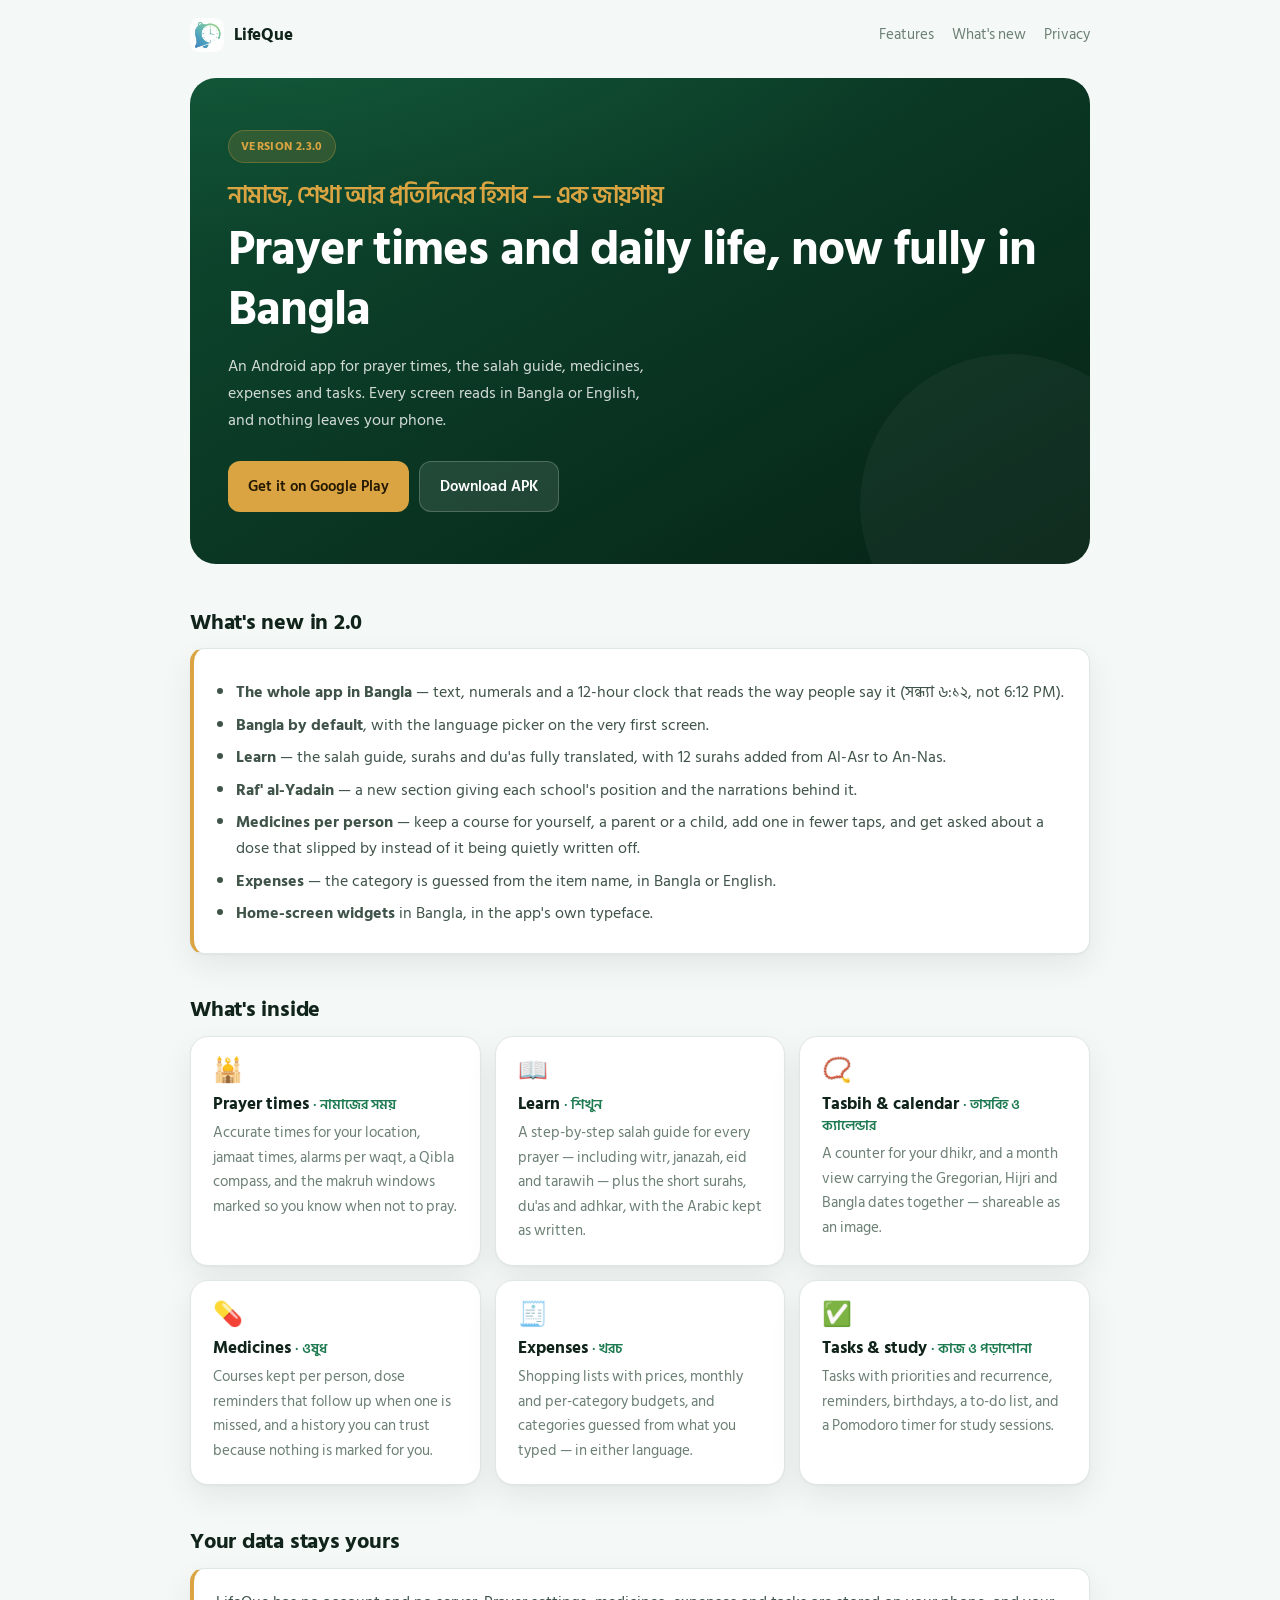
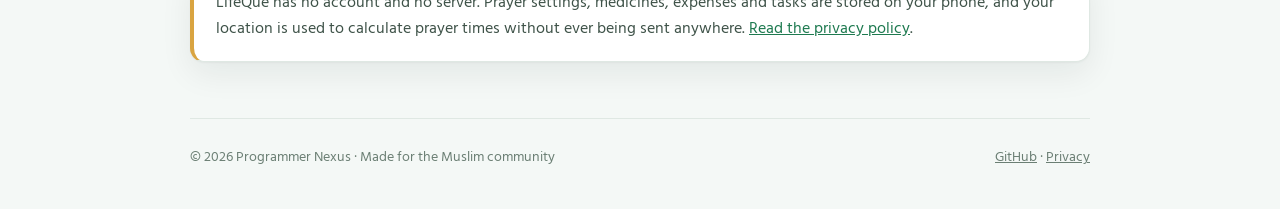
<file: index.html>
<!DOCTYPE html>
<html lang="en">
<head>
    <meta charset="UTF-8">
    <meta name="viewport" content="width=device-width, initial-scale=1.0">
    <meta http-equiv="refresh" content="0; url=docs/">
    <title>LifeQue - Redirecting...</title>
</head>
<body>
    <p>Redirecting to <a href="docs/">LifeQue documentation</a>...</p>
</body>
</html>
</file>
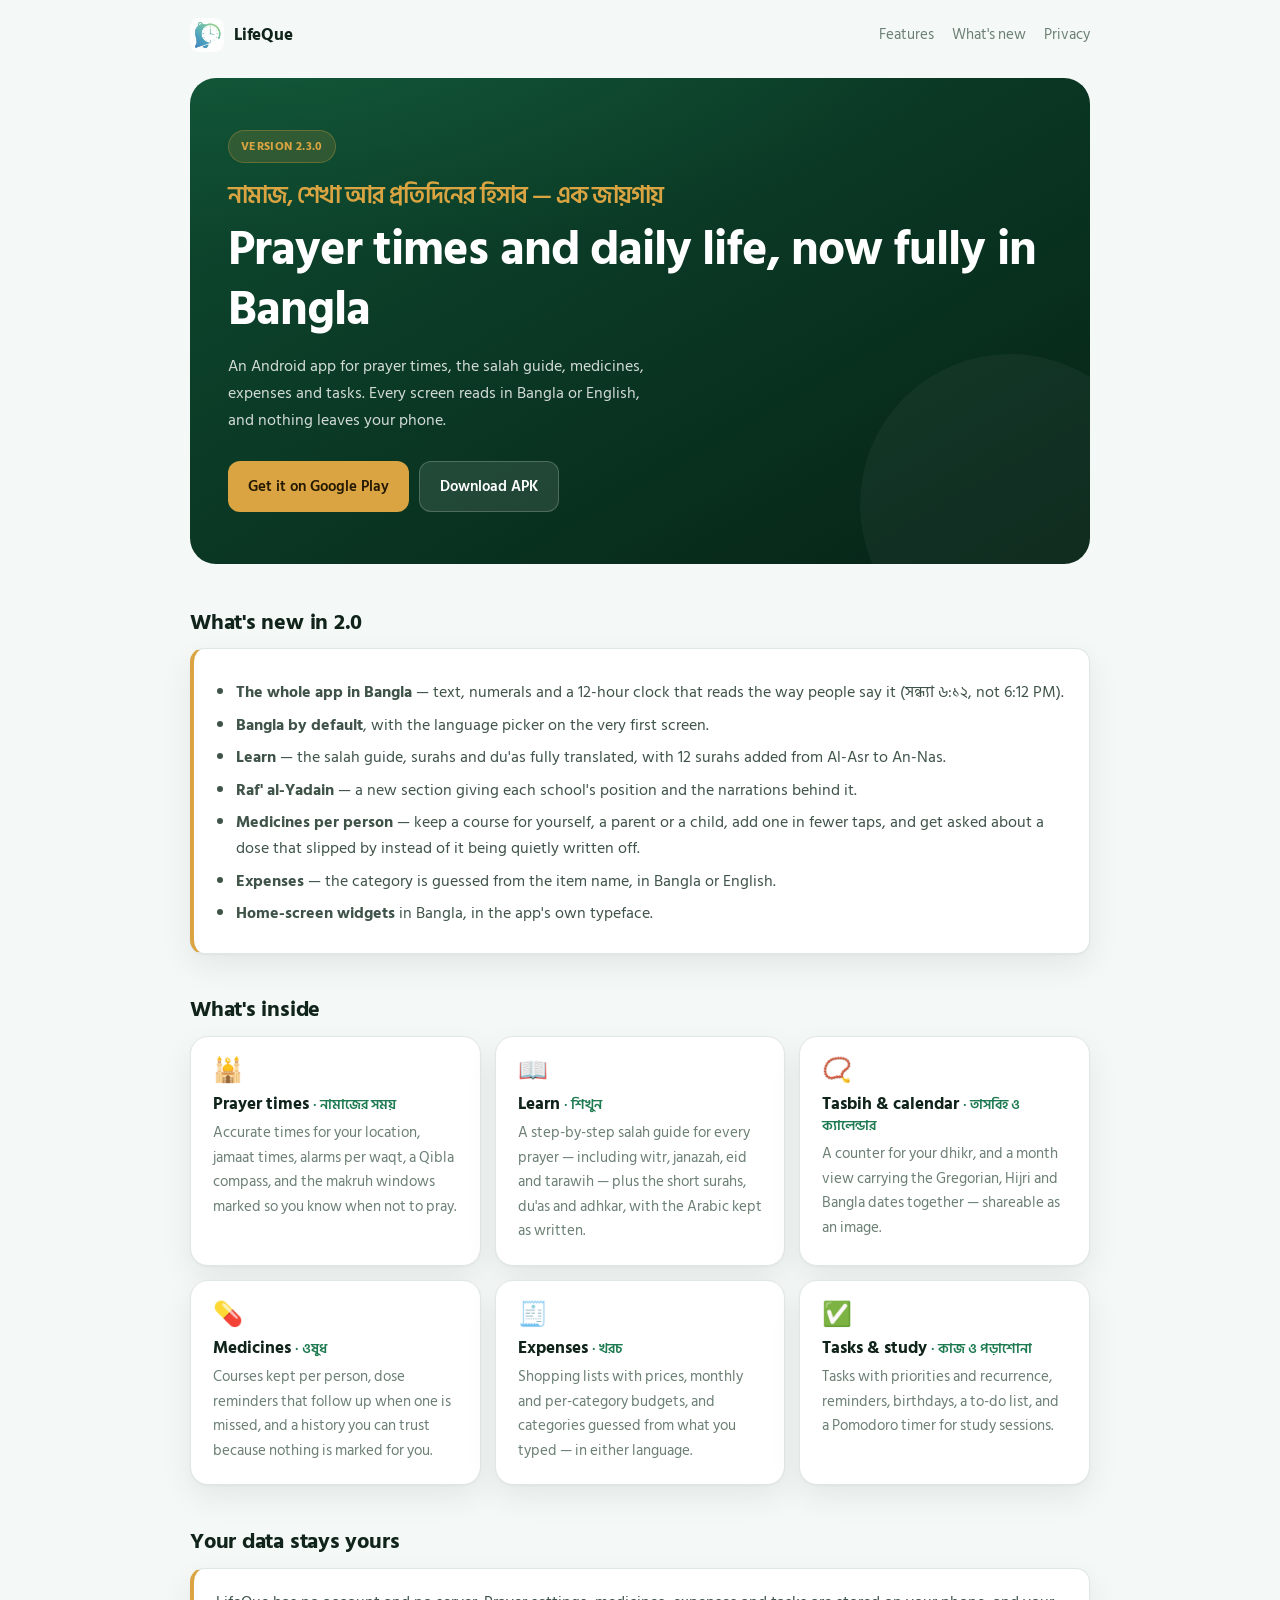
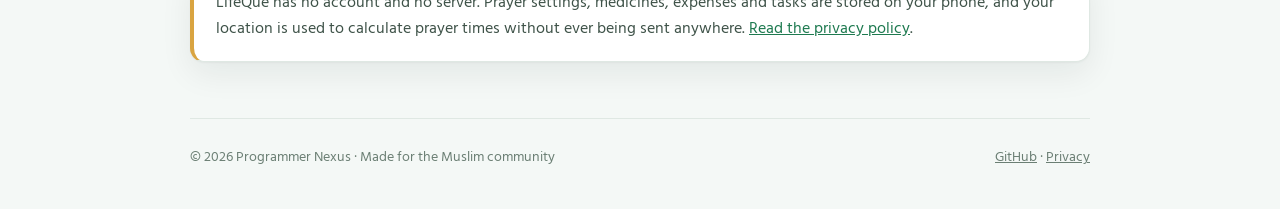
<file: docs/index.html>
<!DOCTYPE html>
<html lang="en">

<head>
  <meta charset="UTF-8">
  <meta name="viewport" content="width=device-width, initial-scale=1.0">
  <title>LifeQue — Prayer times, Islamic reference and daily life, in Bangla</title>
  <meta name="description"
    content="LifeQue is a Bangla-first Android app for prayer times, the salah guide, medicines, expenses and tasks. Everything stays on your device.">
  <meta name="theme-color" content="#0e4a30">
  <link rel="icon" href="assets/icon.png">
  <link rel="preconnect" href="https://fonts.googleapis.com">
  <link rel="preconnect" href="https://fonts.gstatic.com" crossorigin>
  <link href="https://fonts.googleapis.com/css2?family=Hind+Siliguri:wght@400;600;700&display=swap" rel="stylesheet">
  <link rel="stylesheet" href="assets/style.css">
</head>

<body>
  <div class="wrap">
    <header class="bar">
      <a class="brand" href="./">
        <img src="assets/icon.png" alt="">
        <b>LifeQue</b>
      </a>
      <nav>
        <a href="#features">Features</a>
        <a href="#whatsnew">What's new</a>
        <a href="privacy-policy.html">Privacy</a>
      </nav>
    </header>

    <section class="hero">
      <span class="pill" id="app-version">VERSION 2.3.0</span>
      <h1>
        <span class="bn">নামাজ, শেখা আর প্রতিদিনের হিসাব — এক জায়গায়</span>
        Prayer times and daily life, now fully in Bangla
      </h1>
      <p>
        An Android app for prayer times, the salah guide, medicines, expenses and
        tasks. Every screen reads in Bangla or English, and nothing leaves your phone.
      </p>
      <div class="row">
        <a class="btn btn-primary"
          href="https://play.google.com/store/apps/details?id=com.programmernexus.lifeque">Get it on Google Play</a>
        <a class="btn btn-ghost" href="https://github.com/zamansheikh/lifeque/releases">Download APK</a>
      </div>
    </section>

    <section id="whatsnew">
      <h2>What's new in 2.0</h2>
      <div class="note">
        <ul>
          <li><strong>The whole app in Bangla</strong> — text, numerals and a 12-hour
            clock that reads the way people say it (সন্ধ্যা ৬:১২, not 6:12 PM).</li>
          <li><strong>Bangla by default</strong>, with the language picker on the very
            first screen.</li>
          <li><strong>Learn</strong> — the salah guide, surahs and du'as fully
            translated, with 12 surahs added from Al-Asr to An-Nas.</li>
          <li><strong>Raf' al-Yadain</strong> — a new section giving each school's
            position and the narrations behind it.</li>
          <li><strong>Medicines per person</strong> — keep a course for yourself, a
            parent or a child, add one in fewer taps, and get asked about a dose that
            slipped by instead of it being quietly written off.</li>
          <li><strong>Expenses</strong> — the category is guessed from the item name,
            in Bangla or English.</li>
          <li><strong>Home-screen widgets</strong> in Bangla, in the app's own typeface.</li>
        </ul>
      </div>
    </section>

    <section id="features">
      <h2>What's inside</h2>
      <div class="grid">
        <article class="card">
          <span class="icon">🕌</span>
          <h3>Prayer times <span class="bn">· নামাজের সময়</span></h3>
          <p>Accurate times for your location, jamaat times, alarms per waqt, a Qibla
            compass, and the makruh windows marked so you know when not to pray.</p>
        </article>
        <article class="card">
          <span class="icon">📖</span>
          <h3>Learn <span class="bn">· শিখুন</span></h3>
          <p>A step-by-step salah guide for every prayer — including witr, janazah,
            eid and tarawih — plus the short surahs, du'as and adhkar, with the Arabic
            kept as written.</p>
        </article>
        <article class="card">
          <span class="icon">📿</span>
          <h3>Tasbih &amp; calendar <span class="bn">· তাসবিহ ও ক্যালেন্ডার</span></h3>
          <p>A counter for your dhikr, and a month view carrying the Gregorian, Hijri
            and Bangla dates together — shareable as an image.</p>
        </article>
        <article class="card">
          <span class="icon">💊</span>
          <h3>Medicines <span class="bn">· ওষুধ</span></h3>
          <p>Courses kept per person, dose reminders that follow up when one is
            missed, and a history you can trust because nothing is marked for you.</p>
        </article>
        <article class="card">
          <span class="icon">🧾</span>
          <h3>Expenses <span class="bn">· খরচ</span></h3>
          <p>Shopping lists with prices, monthly and per-category budgets, and
            categories guessed from what you typed — in either language.</p>
        </article>
        <article class="card">
          <span class="icon">✅</span>
          <h3>Tasks &amp; study <span class="bn">· কাজ ও পড়াশোনা</span></h3>
          <p>Tasks with priorities and recurrence, reminders, birthdays, a to-do
            list, and a Pomodoro timer for study sessions.</p>
        </article>
      </div>
    </section>

    <section>
      <h2>Your data stays yours</h2>
      <div class="note">
        <p style="margin:0">
          LifeQue has no account and no server. Prayer settings, medicines, expenses
          and tasks are stored on your phone, and your location is used to calculate
          prayer times without ever being sent anywhere.
          <a href="privacy-policy.html">Read the privacy policy</a>.
        </p>
      </div>
    </section>

    <footer>
      <div class="row" style="justify-content:space-between;align-items:center">
        <span>© 2026 Programmer Nexus · Made for the Muslim community</span>
        <span><a href="https://github.com/zamansheikh/lifeque">GitHub</a> ·
          <a href="privacy-policy.html">Privacy</a></span>
      </div>
    </footer>
  </div>
</body>

</html>
</file>
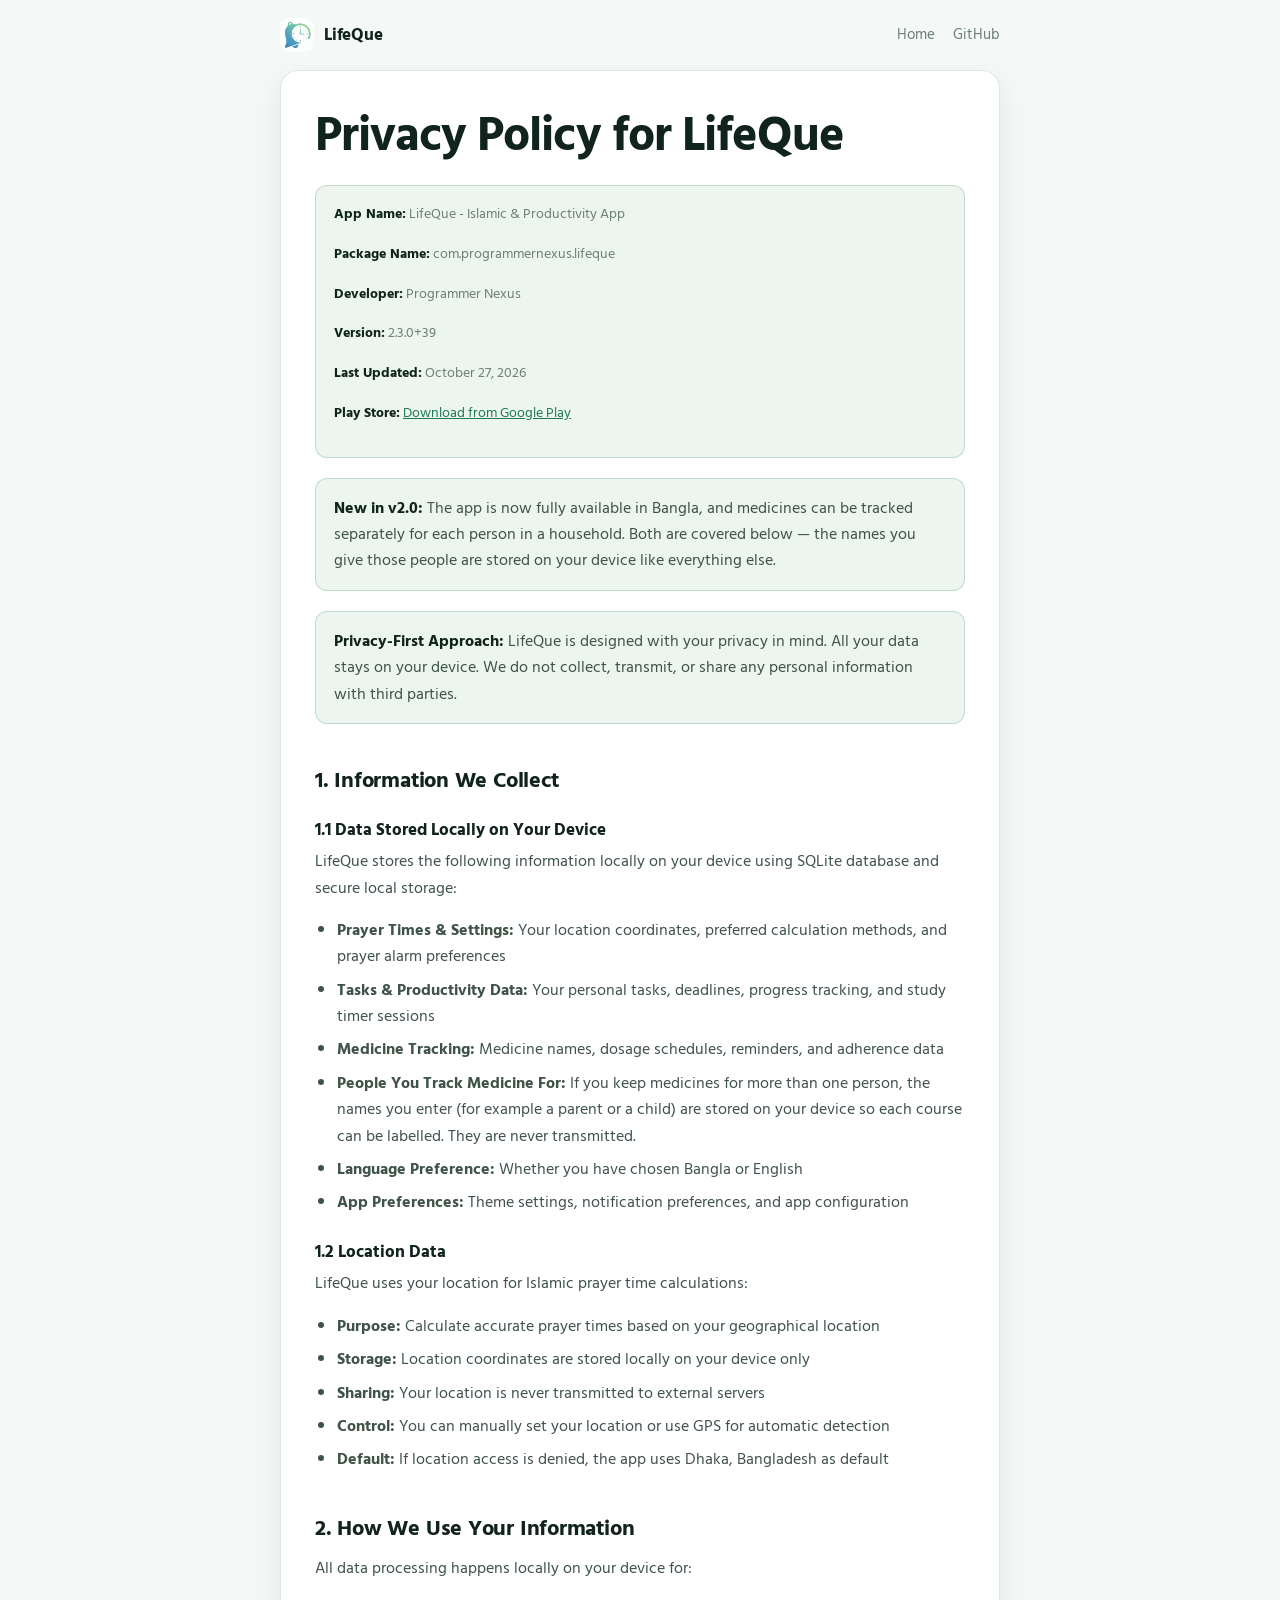
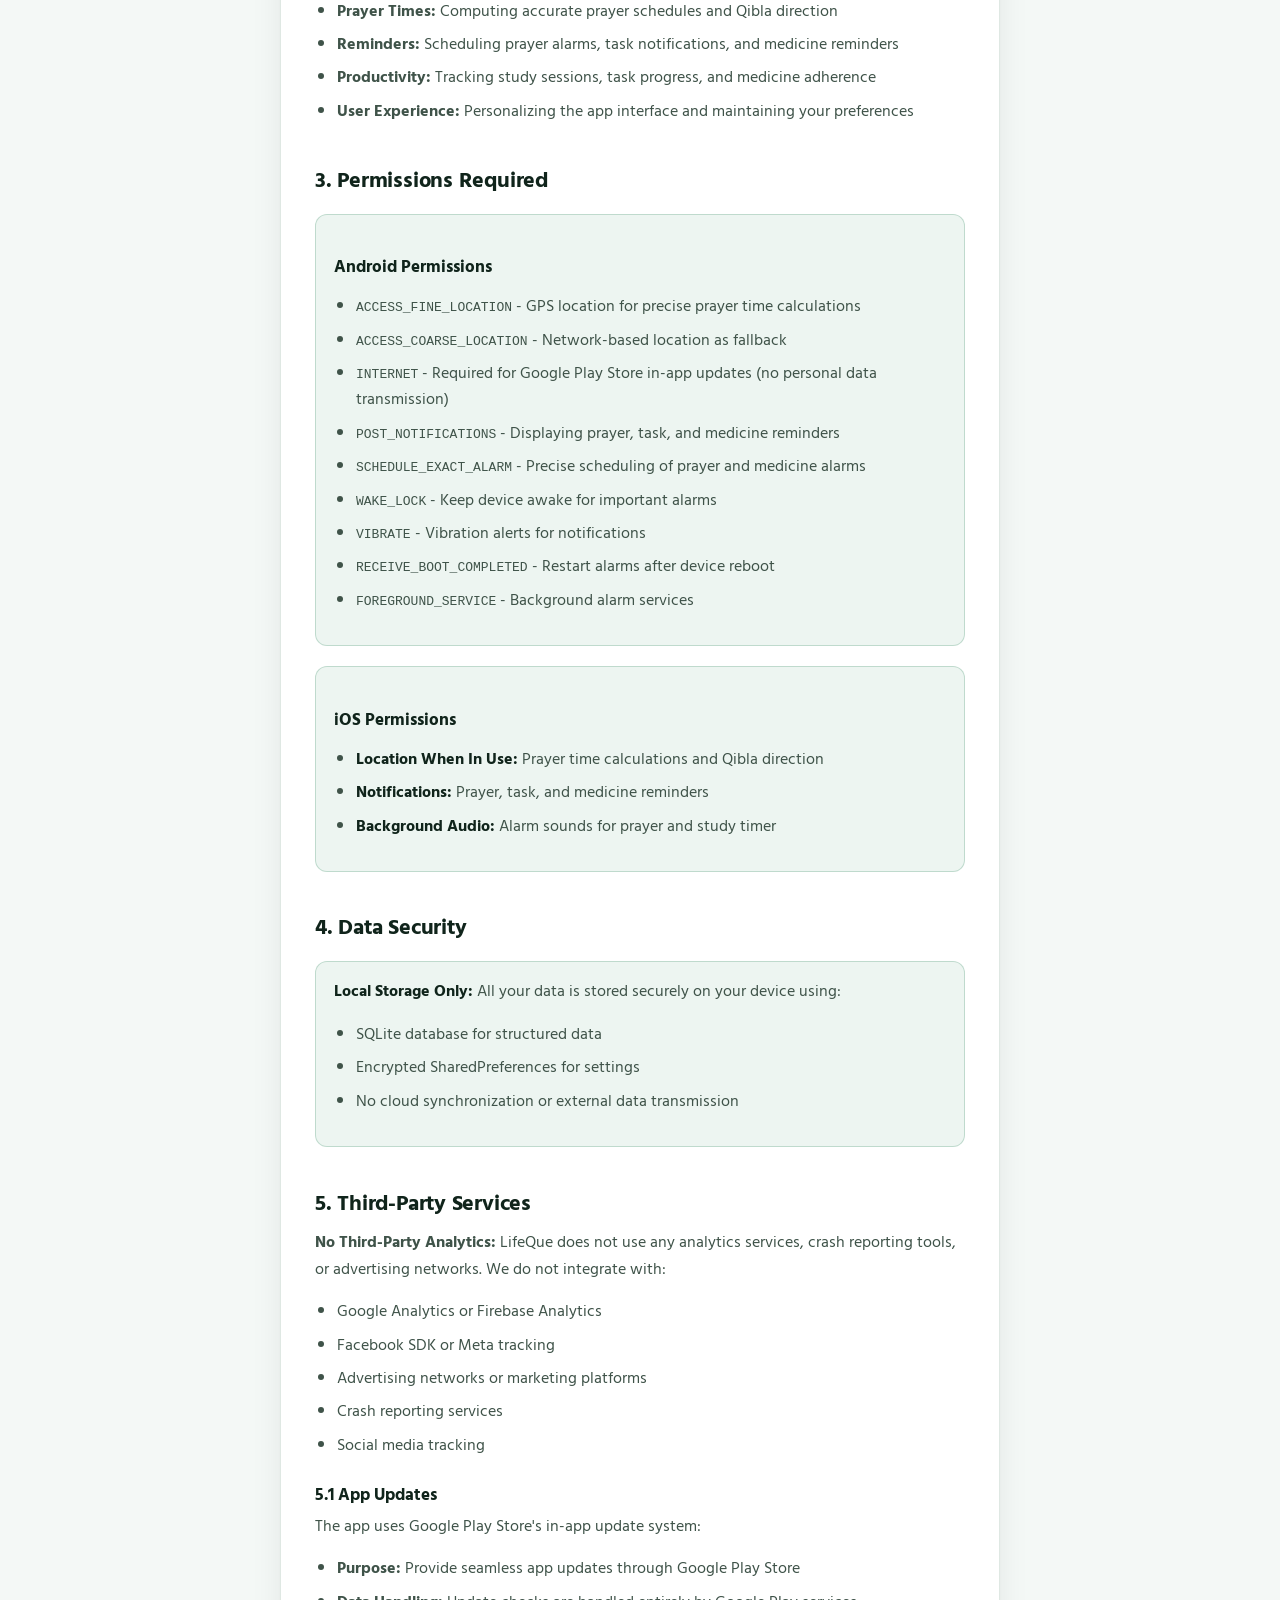
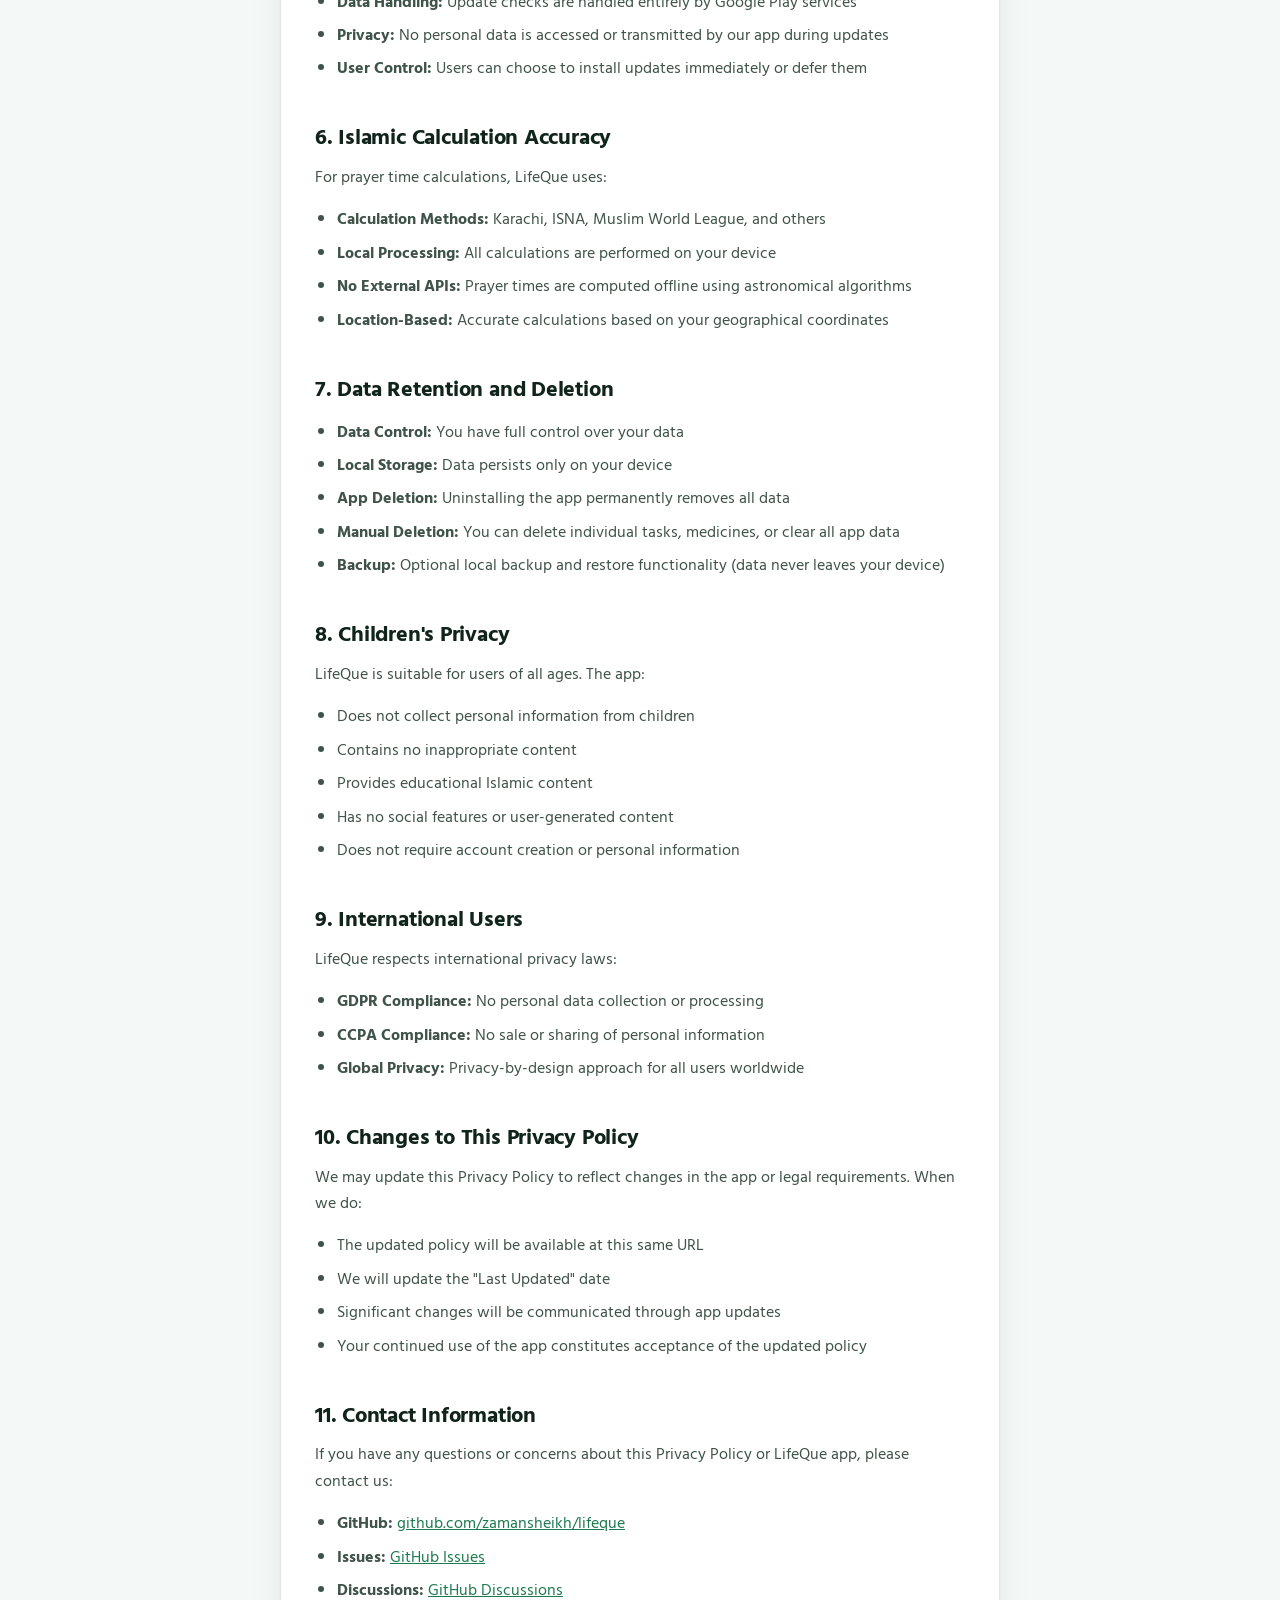
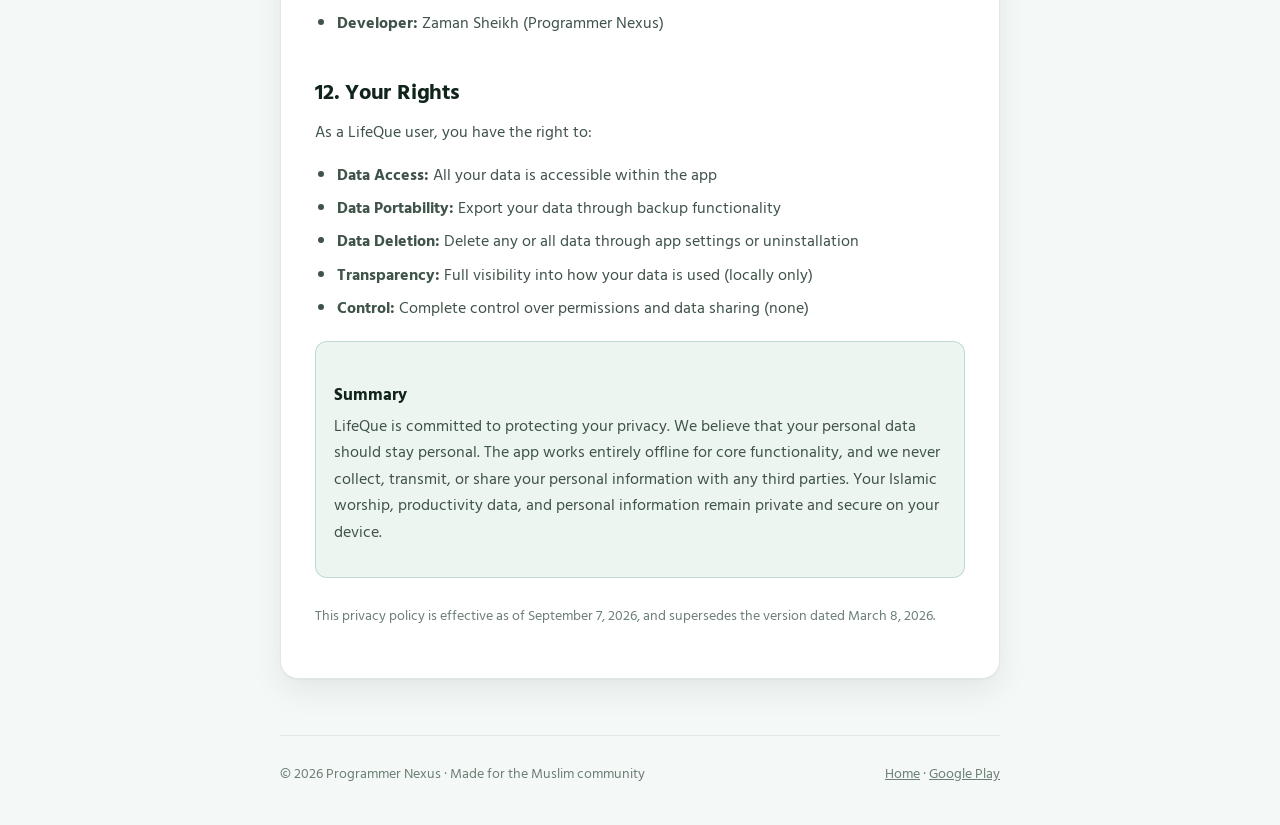
<file: docs/privacy-policy.html>
<!DOCTYPE html>
<html lang="en">

<head>
  <meta charset="UTF-8">
  <meta name="viewport" content="width=device-width, initial-scale=1.0">
  <meta name="description" content="Privacy Policy for LifeQue — everything stays on your device.">
  <title>Privacy Policy — LifeQue</title>
  <meta name="theme-color" content="#0e4a30">
  <link rel="icon" href="assets/icon.png">
  <link rel="preconnect" href="https://fonts.googleapis.com">
  <link rel="preconnect" href="https://fonts.gstatic.com" crossorigin>
  <link href="https://fonts.googleapis.com/css2?family=Hind+Siliguri:wght@400;600;700&display=swap" rel="stylesheet">
  <link rel="stylesheet" href="assets/style.css">
</head>

<body>
  <div class="wrap narrow">
    <header class="bar">
      <a class="brand" href="./">
        <img src="assets/icon.png" alt="">
        <b>LifeQue</b>
      </a>
      <nav>
        <a href="./">Home</a>
        <a href="https://github.com/zamansheikh/lifeque">GitHub</a>
      </nav>
    </header>

    <main class="prose">
        <h1>Privacy Policy for LifeQue</h1>

        <div class="callout meta">
            <p><strong>App Name:</strong> LifeQue - Islamic & Productivity App</p>
            <p><strong>Package Name:</strong> com.programmernexus.lifeque</p>
            <p><strong>Developer:</strong> Programmer Nexus</p>
            <p><strong>Version:</strong> <span id="app-version">2.3.0+39</span></p>
            <p><strong>Last Updated:</strong> <span id="last-updated">October 27, 2026</span></p>
            <p><strong>Play Store:</strong> <a
                    href="https://play.google.com/store/apps/details?id=com.programmernexus.lifeque&hl=en">Download from
                    Google Play</a></p>
        </div>

        <div class="callout">
            <strong>New in v2.0:</strong> The app is now fully available in Bangla, and medicines
            can be tracked separately for each person in a household. Both are covered below — the
            names you give those people are stored on your device like everything else.
        </div>

        <div class="callout">
            <strong>Privacy-First Approach:</strong> LifeQue is designed with your privacy in mind. All your data stays
            on your device. We do not collect, transmit, or share any personal information with third parties.
        </div>

        <h2>1. Information We Collect</h2>

        <h3>1.1 Data Stored Locally on Your Device</h3>
        <p>LifeQue stores the following information locally on your device using SQLite database and secure local
            storage:</p>
        <ul>
            <li><strong>Prayer Times & Settings:</strong> Your location coordinates, preferred calculation methods, and
                prayer alarm preferences</li>
            <li><strong>Tasks & Productivity Data:</strong> Your personal tasks, deadlines, progress tracking, and study
                timer sessions</li>
            <li><strong>Medicine Tracking:</strong> Medicine names, dosage schedules, reminders, and adherence data</li>
            <li><strong>People You Track Medicine For:</strong> If you keep medicines for more than one
                person, the names you enter (for example a parent or a child) are stored on your device
                so each course can be labelled. They are never transmitted.</li>
            <li><strong>Language Preference:</strong> Whether you have chosen Bangla or English</li>
            <li><strong>App Preferences:</strong> Theme settings, notification preferences, and app configuration</li>
        </ul>

        <h3>1.2 Location Data</h3>
        <p>LifeQue uses your location for Islamic prayer time calculations:</p>
        <ul>
            <li><strong>Purpose:</strong> Calculate accurate prayer times based on your geographical location</li>
            <li><strong>Storage:</strong> Location coordinates are stored locally on your device only</li>
            <li><strong>Sharing:</strong> Your location is never transmitted to external servers</li>
            <li><strong>Control:</strong> You can manually set your location or use GPS for automatic detection</li>
            <li><strong>Default:</strong> If location access is denied, the app uses Dhaka, Bangladesh as default</li>
        </ul>

        <h2>2. How We Use Your Information</h2>

        <p>All data processing happens locally on your device for:</p>
        <ul>
            <li><strong>Prayer Times:</strong> Computing accurate prayer schedules and Qibla direction</li>
            <li><strong>Reminders:</strong> Scheduling prayer alarms, task notifications, and medicine reminders</li>
            <li><strong>Productivity:</strong> Tracking study sessions, task progress, and medicine adherence</li>
            <li><strong>User Experience:</strong> Personalizing the app interface and maintaining your preferences</li>
        </ul>

        <h2>3. Permissions Required</h2>

        <div class="callout">
            <h3>Android Permissions</h3>
            <ul>
                <li><code>ACCESS_FINE_LOCATION</code> - GPS location for precise prayer time calculations</li>
                <li><code>ACCESS_COARSE_LOCATION</code> - Network-based location as fallback</li>
                <li><code>INTERNET</code> - Required for Google Play Store in-app updates (no personal data
                    transmission)</li>
                <li><code>POST_NOTIFICATIONS</code> - Displaying prayer, task, and medicine reminders</li>
                <li><code>SCHEDULE_EXACT_ALARM</code> - Precise scheduling of prayer and medicine alarms</li>
                <li><code>WAKE_LOCK</code> - Keep device awake for important alarms</li>
                <li><code>VIBRATE</code> - Vibration alerts for notifications</li>
                <li><code>RECEIVE_BOOT_COMPLETED</code> - Restart alarms after device reboot</li>
                <li><code>FOREGROUND_SERVICE</code> - Background alarm services</li>
            </ul>
        </div>

        <div class="callout">
            <h3>iOS Permissions</h3>
            <ul>
                <li><strong>Location When In Use:</strong> Prayer time calculations and Qibla direction</li>
                <li><strong>Notifications:</strong> Prayer, task, and medicine reminders</li>
                <li><strong>Background Audio:</strong> Alarm sounds for prayer and study timer</li>
            </ul>
        </div>

        <h2>4. Data Security</h2>

        <div class="callout">
            <p><strong>Local Storage Only:</strong> All your data is stored securely on your device using:</p>
            <ul>
                <li>SQLite database for structured data</li>
                <li>Encrypted SharedPreferences for settings</li>
                <li>No cloud synchronization or external data transmission</li>
            </ul>
        </div>

        <h2>5. Third-Party Services</h2>

        <div class="warning">
            <strong>No Third-Party Analytics:</strong> LifeQue does not use any analytics services, crash reporting
            tools, or advertising networks. We do not integrate with:
            <ul>
                <li>Google Analytics or Firebase Analytics</li>
                <li>Facebook SDK or Meta tracking</li>
                <li>Advertising networks or marketing platforms</li>
                <li>Crash reporting services</li>
                <li>Social media tracking</li>
            </ul>
        </div>

        <h3>5.1 App Updates</h3>
        <p>The app uses Google Play Store's in-app update system:</p>
        <ul>
            <li><strong>Purpose:</strong> Provide seamless app updates through Google Play Store</li>
            <li><strong>Data Handling:</strong> Update checks are handled entirely by Google Play services</li>
            <li><strong>Privacy:</strong> No personal data is accessed or transmitted by our app during updates</li>
            <li><strong>User Control:</strong> Users can choose to install updates immediately or defer them</li>
        </ul>

        <h2>6. Islamic Calculation Accuracy</h2>

        <p>For prayer time calculations, LifeQue uses:</p>
        <ul>
            <li><strong>Calculation Methods:</strong> Karachi, ISNA, Muslim World League, and others</li>
            <li><strong>Local Processing:</strong> All calculations are performed on your device</li>
            <li><strong>No External APIs:</strong> Prayer times are computed offline using astronomical algorithms</li>
            <li><strong>Location-Based:</strong> Accurate calculations based on your geographical coordinates</li>
        </ul>

        <h2>7. Data Retention and Deletion</h2>

        <ul>
            <li><strong>Data Control:</strong> You have full control over your data</li>
            <li><strong>Local Storage:</strong> Data persists only on your device</li>
            <li><strong>App Deletion:</strong> Uninstalling the app permanently removes all data</li>
            <li><strong>Manual Deletion:</strong> You can delete individual tasks, medicines, or clear all app data</li>
            <li><strong>Backup:</strong> Optional local backup and restore functionality (data never leaves your device)
            </li>
        </ul>

        <h2>8. Children's Privacy</h2>

        <p>LifeQue is suitable for users of all ages. The app:</p>
        <ul>
            <li>Does not collect personal information from children</li>
            <li>Contains no inappropriate content</li>
            <li>Provides educational Islamic content</li>
            <li>Has no social features or user-generated content</li>
            <li>Does not require account creation or personal information</li>
        </ul>

        <h2>9. International Users</h2>

        <p>LifeQue respects international privacy laws:</p>
        <ul>
            <li><strong>GDPR Compliance:</strong> No personal data collection or processing</li>
            <li><strong>CCPA Compliance:</strong> No sale or sharing of personal information</li>
            <li><strong>Global Privacy:</strong> Privacy-by-design approach for all users worldwide</li>
        </ul>

        <h2>10. Changes to This Privacy Policy</h2>

        <p>We may update this Privacy Policy to reflect changes in the app or legal requirements. When we do:</p>
        <ul>
            <li>The updated policy will be available at this same URL</li>
            <li>We will update the "Last Updated" date</li>
            <li>Significant changes will be communicated through app updates</li>
            <li>Your continued use of the app constitutes acceptance of the updated policy</li>
        </ul>

        <h2>11. Contact Information</h2>

        <div class="contact-info">
            <p>If you have any questions or concerns about this Privacy Policy or LifeQue app, please contact us:</p>
            <ul>
                <li><strong>GitHub:</strong> <a
                        href="https://github.com/zamansheikh/lifeque">github.com/zamansheikh/lifeque</a></li>
                <li><strong>Issues:</strong> <a href="https://github.com/zamansheikh/lifeque/issues">GitHub Issues</a>
                </li>
                <li><strong>Discussions:</strong> <a href="https://github.com/zamansheikh/lifeque/discussions">GitHub
                        Discussions</a></li>
                <li><strong>Developer:</strong> Zaman Sheikh (Programmer Nexus)</li>
            </ul>
        </div>

        <h2>12. Your Rights</h2>

        <p>As a LifeQue user, you have the right to:</p>
        <ul>
            <li><strong>Data Access:</strong> All your data is accessible within the app</li>
            <li><strong>Data Portability:</strong> Export your data through backup functionality</li>
            <li><strong>Data Deletion:</strong> Delete any or all data through app settings or uninstallation</li>
            <li><strong>Transparency:</strong> Full visibility into how your data is used (locally only)</li>
            <li><strong>Control:</strong> Complete control over permissions and data sharing (none)</li>
        </ul>

        <div class="callout">
            <h3>Summary</h3>
            <p>LifeQue is committed to protecting your privacy. We believe that your personal data should stay personal.
                The app works entirely offline for core functionality, and we never collect, transmit, or share your
                personal information with any third parties. Your Islamic worship, productivity data, and personal
                information remain private and secure on your device.</p>
        </div>
      <p class="meta" style="margin-top:26px">
        This privacy policy is effective as of September 7, 2026, and supersedes the
        version dated March 8, 2026.
      </p>
    </main>

    <footer>
      <div class="row" style="justify-content:space-between;align-items:center">
        <span>© 2026 Programmer Nexus · Made for the Muslim community</span>
        <span><a href="./">Home</a> · <a
            href="https://play.google.com/store/apps/details?id=com.programmernexus.lifeque">Google Play</a></span>
      </div>
    </footer>
  </div>
</body>

</html>
</file>
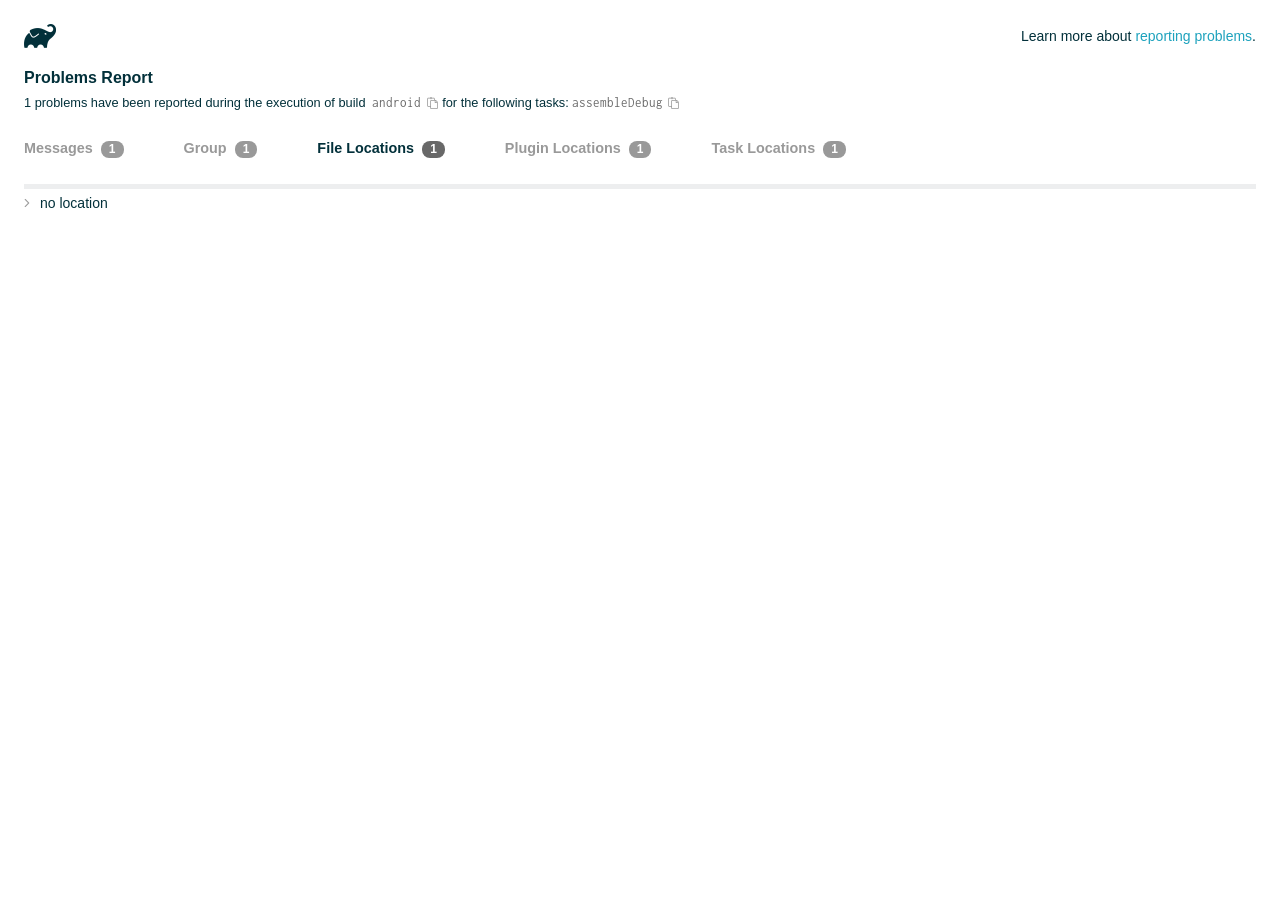
<file: android/build/reports/problems/problems-report.html>
<!DOCTYPE html>

<html lang="en">
<head>
    <!-- Required meta tags -->
    <meta charset="utf-8">
    <meta name="viewport" content="width=device-width, initial-scale=1, shrink-to-fit=no">

                    <style type="text/css">
                /*! normalize.css v7.0.0 | MIT License | github.com/necolas/normalize.css */
html {
    line-height: 1.15;
    -ms-text-size-adjust: 100%;
    -webkit-text-size-adjust: 100%
}

body {
    margin: 0
}

article, aside, footer, header, nav, section {
    display: block
}

h1 {
    font-size: 2em;
    margin: .67em 0
}

figcaption, figure, main {
    display: block
}

figure {
    margin: 1em 40px
}

hr {
    box-sizing: content-box;
    height: 0;
    overflow: visible
}

pre {
    font-family: monospace, monospace;
    font-size: 1em
}

a {
    background-color: transparent;
    -webkit-text-decoration-skip: objects
}

abbr[title] {
    border-bottom: none;
    text-decoration: underline;
    text-decoration: underline dotted
}

b, strong {
    font-weight: inherit
}

b, strong {
    font-weight: bolder
}

code, kbd, samp {
    font-family: monospace, monospace;
    font-size: 1em
}

dfn {
    font-style: italic
}

mark {
    background-color: #ff0;
    color: #000
}

small {
    font-size: 80%
}

sub, sup {
    font-size: 75%;
    line-height: 0;
    position: relative;
    vertical-align: baseline
}

sub {
    bottom: -.25em
}

sup {
    top: -.5em
}

audio, video {
    display: inline-block
}

audio:not([controls]) {
    display: none;
    height: 0
}

img {
    border-style: none
}

svg:not(:root) {
    overflow: hidden
}

button, input, optgroup, select, textarea {
    font-family: sans-serif;
    font-size: 100%;
    line-height: 1.15;
    margin: 0
}

button, input {
    overflow: visible
}

button, select {
    text-transform: none
}

[type=reset], [type=submit], button, html [type=button] {
    -webkit-appearance: button
}

[type=button]::-moz-focus-inner, [type=reset]::-moz-focus-inner, [type=submit]::-moz-focus-inner, button::-moz-focus-inner {
    border-style: none;
    padding: 0
}

[type=button]:-moz-focusring, [type=reset]:-moz-focusring, [type=submit]:-moz-focusring, button:-moz-focusring {
    outline: 1px dotted ButtonText
}

fieldset {
    padding: .35em .75em .625em
}

legend {
    box-sizing: border-box;
    color: inherit;
    display: table;
    max-width: 100%;
    padding: 0;
    white-space: normal
}

progress {
    display: inline-block;
    vertical-align: baseline
}

textarea {
    overflow: auto
}

[type=checkbox], [type=radio] {
    box-sizing: border-box;
    padding: 0
}

[type=number]::-webkit-inner-spin-button, [type=number]::-webkit-outer-spin-button {
    height: auto
}

[type=search] {
    -webkit-appearance: textfield;
    outline-offset: -2px
}

[type=search]::-webkit-search-cancel-button, [type=search]::-webkit-search-decoration {
    -webkit-appearance: none
}

::-webkit-file-upload-button {
    -webkit-appearance: button;
    font: inherit
}

details, menu {
    display: block
}

summary {
    display: list-item
}

canvas {
    display: inline-block
}

template {
    display: none
}

[hidden] {
    display: none
}

/* configuration cache styles */

.report-wrapper {
    margin: 0;
    padding: 0 24px;
}

.gradle-logo {
    width: 32px;
    height: 24px;
    background-image: url("[data-uri]");
    background-size: contain;
}

.header {
    display: flex;
    flex-wrap: wrap;
    top: 0;
    left: 0;
    width: 100%;
    padding-top: 24px;
    background-color: white;
}

.learn-more {
    margin-left: auto;
    align-self: center;
    font-size: 0.875rem;
    font-weight: normal;
}

.title {
    display: flex;
    align-items: center;
    padding: 18px 0 24px 0;
    flex: 1 0 100%;
}

.content {
    font-size: 0.875rem;
    white-space: nowrap;
}

.content ol:first-of-type {
    margin: 0;
}

.tree-btn {
    cursor: pointer;
    display: inline-block;
    width: 16px;
    height: 16px;
    background-size: contain;
    background-repeat: no-repeat;
    vertical-align: middle;
    margin-top: -0.2em;
}

.tree-btn.collapsed {
    background-image: url('data:image/svg+xml;utf8,<svg xmlns="http://www.w3.org/2000/svg" viewBox="0 0 192 512"><path d="M166.9 264.5l-117.8 116c-4.7 4.7-12.3 4.7-17 0l-7.1-7.1c-4.7-4.7-4.7-12.3 0-17L127.3 256 25.1 155.6c-4.7-4.7-4.7-12.3 0-17l7.1-7.1c4.7-4.7 12.3-4.7 17 0l117.8 116c4.6 4.7 4.6 12.3-.1 17z" fill="%23999999" stroke="%23999999"/></svg>');
}

.tree-btn.expanded {
    background-image: url('data:image/svg+xml;utf8,<svg xmlns="http://www.w3.org/2000/svg" viewBox="0 0 256 512"><path d="M119.5 326.9L3.5 209.1c-4.7-4.7-4.7-12.3 0-17l7.1-7.1c4.7-4.7 12.3-4.7 17 0L128 287.3l100.4-102.2c4.7-4.7 12.3-4.7 17 0l7.1 7.1c4.7 4.7 4.7 12.3 0 17L136.5 327c-4.7 4.6-12.3 4.6-17-.1z" fill="%23999999" stroke="%23999999"/></svg>');
}

ul .tree-btn {
    margin-right: 3px;
}

.leaf-icon {
    display: inline-block;
    width: 16px;
    height: 16px;
    background-image: url('data:image/svg+xml;utf8,<svg xmlns="http://www.w3.org/2000/svg" viewBox="0 0 256 512"><path d="M32 256 H224" stroke="%23999999" stroke-width="48" stroke-linecap="round"/></svg>');
    background-size: contain;
    background-repeat: no-repeat;
    vertical-align: middle;
    margin-top: -0.2em;
}

.invisible-text {
    user-select: all; /* Allow the text to be selectable */
    color: transparent; /* Hide the text */
    text-indent: -9999px; /* Move the text out of view */
    position: relative;
    white-space: pre; /* Preserve meaningful whitespace in the invisible text for copying */
}

.text-for-copy {
    display: inline-block;
}

.enum-icon {
    display: inline-block;
    width: 16px;
    height: 16px;
    background-image: url('data:image/svg+xml;utf8,<svg xmlns="http://www.w3.org/2000/svg" viewBox="0 0 1024 1024"><circle cx="512" cy="512" r="200" /></svg>');
    background-size: contain;
    background-repeat: no-repeat;
    vertical-align: middle;
    margin-inline-start: 0.5ex;
    margin-inline-end: 0.5ex;
    margin-top: -0.2em;
}

.error-icon {
    display: inline-block;
    width: 16px;
    height: 16px;
    background-image: url('data:image/svg+xml;utf8,<svg xmlns="http://www.w3.org/2000/svg" viewBox="0 0 320 512"><path d="M193.94 256L296.5 153.44l21.15-21.15c3.12-3.12 3.12-8.19 0-11.31l-22.63-22.63c-3.12-3.12-8.19-3.12-11.31 0L160 222.06 36.29 98.34c-3.12-3.12-8.19-3.12-11.31 0L2.34 120.97c-3.12 3.12-3.12 8.19 0 11.31L126.06 256 2.34 379.71c-3.12 3.12-3.12 8.19 0 11.31l22.63 22.63c3.12 3.12 8.19 3.12 11.31 0L160 289.94 262.56 392.5l21.15 21.15c3.12 3.12 8.19 3.12 11.31 0l22.63-22.63c3.12-3.12 3.12-8.19 0-11.31L193.94 256z" fill="%23FC461E" stroke="%23FC461E"/></svg>');
    background-size: contain;
    background-repeat: no-repeat;
    vertical-align: middle;
    margin-inline-start: 0.5ex;
    margin-inline-end: 0.5ex;
    margin-top: -0.2em;
}

.advice-icon {
    display: inline-block;
    width: 16px;
    height: 16px;
    background-image: url('data:image/svg+xml;utf8,<svg width="800px" height="800px" viewBox="-4.93 0 122.88 122.88" version="1.1" id="Layer_1" xmlns="http://www.w3.org/2000/svg" xmlns:xlink="http://www.w3.org/1999/xlink"  style="enable-background:new 0 0 113.01 122.88" xml:space="preserve"><g><path d="M44.13,102.06c-1.14,0.03-2.14-0.81-2.3-1.96c-0.17-1.2,0.64-2.31,1.82-2.54c-1.3-7.37-4.85-11.43-8.6-15.72 c-2.92-3.34-5.95-6.81-8.34-11.92c-2.35-5.03-3.64-10.23-3.6-15.63c0.05-5.4,1.42-10.96,4.4-16.71c0.02-0.04,0.04-0.07,0.06-0.11 l0,0c3.91-6.62,9.38-11.04,15.47-13.52c5.11-2.09,10.66-2.8,16.1-2.3c5.42,0.5,10.73,2.2,15.37,4.94 c5.9,3.49,10.75,8.67,13.42,15.21c1.44,3.54,2.42,7.49,2.54,11.82c0.12,4.31-0.62,8.96-2.61,13.88 c-2.66,6.59-6.18,10.68-9.47,14.51c-3.03,3.53-5.85,6.81-7.42,11.84c0.89,0.21,1.59,0.94,1.73,1.9c0.17,1.24-0.7,2.39-1.94,2.56 l-0.77,0.11c-0.14,1.09-0.23,2.26-0.27,3.51l0.25-0.04c1.24-0.17,2.39,0.7,2.56,1.94c0.17,1.24-0.7,2.39-1.94,2.56l-0.78,0.11 c0.01,0.15,0.02,0.3,0.03,0.45l0,0c0.07,0.88,0.08,1.73,0.03,2.54l0.13-0.02c1.25-0.15,2.38,0.74,2.54,1.98 c0.15,1.25-0.74,2.38-1.98,2.54l-1.68,0.21c-1.2,3.11-3.34,5.48-5.87,6.94c-1.74,1.01-3.67,1.59-5.61,1.71 c-1.97,0.12-3.96-0.25-5.78-1.13c-2.08-1.02-3.94-2.71-5.29-5.14c-0.65-0.33-1.13-0.97-1.23-1.75c-0.04-0.31-0.01-0.61,0.07-0.89 c-0.39-1.16-0.68-2.43-0.87-3.83l-0.07,0.01c-1.24,0.17-2.39-0.7-2.56-1.94c-0.17-1.24,0.7-2.39,1.94-2.56l0.54-0.08 C44.19,104.32,44.18,103.16,44.13,102.06L44.13,102.06z M2.18,58.86C1.01,58.89,0.04,57.98,0,56.81c-0.04-1.17,0.88-2.14,2.05-2.18 l8.7-0.3c1.17-0.04,2.14,0.88,2.18,2.05c0.04,1.17-0.88,2.14-2.05,2.18L2.18,58.86L2.18,58.86z M110.68,50.25 c1.16-0.12,2.2,0.73,2.32,1.89c0.12,1.16-0.73,2.2-1.89,2.32l-8.66,0.91c-1.16,0.12-2.2-0.73-2.32-1.89 c-0.12-1.16,0.73-2.2,1.89-2.32L110.68,50.25L110.68,50.25z M94.91,14.78c0.65-0.97,1.96-1.23,2.93-0.58 c0.97,0.65,1.23,1.96,0.58,2.93l-4.84,7.24c-0.65,0.97-1.96,1.23-2.93,0.58c-0.97-0.65-1.23-1.96-0.58-2.93L94.91,14.78 L94.91,14.78z M57.63,2.06c0.03-1.17,1-2.09,2.16-2.06c1.17,0.03,2.09,1,2.06,2.16l-0.22,8.7c-0.03,1.17-1,2.09-2.16,2.06 c-1.17-0.03-2.09-1-2.06-2.16L57.63,2.06L57.63,2.06z M13.88,15.53c-0.86-0.8-0.9-2.14-0.11-2.99c0.8-0.86,2.14-0.9,2.99-0.11 l6.37,5.94c0.86,0.8,0.9,2.14,0.11,2.99c-0.8,0.86-2.14,0.9-2.99,0.11L13.88,15.53L13.88,15.53z M47.88,96.95l18.49-2.63 c1.59-6.7,5.05-10.73,8.8-15.08c3.08-3.58,6.36-7.4,8.76-13.34c1.76-4.35,2.41-8.43,2.31-12.19c-0.1-3.75-0.96-7.21-2.24-10.34 c-2.3-5.63-6.51-10.11-11.65-13.15c-4.11-2.43-8.8-3.94-13.59-4.37c-4.77-0.44-9.64,0.19-14.13,2.02 c-5.26,2.15-9.99,5.97-13.39,11.72c-2.64,5.12-3.86,10.02-3.9,14.73c-0.04,4.74,1.11,9.33,3.2,13.8c2.13,4.56,4.97,7.8,7.69,10.92 C42.47,83.9,46.48,88.49,47.88,96.95L47.88,96.95z M65.62,99.02l-17.27,2.45c0.05,1.1,0.07,2.25,0.05,3.47l17.05-2.42 C65.47,101.29,65.52,100.12,65.62,99.02L65.62,99.02z M48.49,109.52c0.12,0.92,0.3,1.76,0.53,2.54l16.55-2.04 c0.11-0.86,0.13-1.77,0.05-2.74l0,0l0-0.02l-0.01-0.17L48.49,109.52L48.49,109.52z M51.37,116.36c0.64,0.67,1.35,1.19,2.1,1.55 c1.15,0.56,2.42,0.79,3.67,0.72c1.29-0.08,2.57-0.47,3.74-1.15c1.1-0.64,2.09-1.53,2.88-2.65L51.37,116.36L51.37,116.36z"/></g></svg>');
    background-size: contain;
    background-repeat: no-repeat;
    vertical-align: middle;
    margin-inline-start: 0.5ex;
    margin-inline-end: 0.5ex;
    margin-top: -0.2em;
}

.warning-icon {
    display: inline-block;
    width: 13px;
    height: 13px;
    background-image: url('data:image/svg+xml;utf8,<svg xmlns="http://www.w3.org/2000/svg" viewBox="0 0 576 512"><path d="M270.2 160h35.5c3.4 0 6.1 2.8 6 6.2l-7.5 196c-.1 3.2-2.8 5.8-6 5.8h-20.5c-3.2 0-5.9-2.5-6-5.8l-7.5-196c-.1-3.4 2.6-6.2 6-6.2zM288 388c-15.5 0-28 12.5-28 28s12.5 28 28 28 28-12.5 28-28-12.5-28-28-28zm281.5 52L329.6 24c-18.4-32-64.7-32-83.2 0L6.5 440c-18.4 31.9 4.6 72 41.6 72H528c36.8 0 60-40 41.5-72zM528 480H48c-12.3 0-20-13.3-13.9-24l240-416c6.1-10.6 21.6-10.7 27.7 0l240 416c6.2 10.6-1.5 24-13.8 24z" fill="%23DEAD22" stroke="%23DEAD22"/></svg>');
    background-size: contain;
    background-repeat: no-repeat;
    vertical-align: middle;
    margin-inline-start: 0.3ex;
    margin-inline-end: 1.1ex;
    margin-top: -0.1em;
}

.documentation-button {
    cursor: pointer;
    display: inline-block;
    width: 13px;
    height: 13px;
    background-image: url('data:image/svg+xml;utf8,<svg xmlns="http://www.w3.org/2000/svg" viewBox="0 0 512 512"><path d="M256 340c-15.464 0-28 12.536-28 28s12.536 28 28 28 28-12.536 28-28-12.536-28-28-28zm7.67-24h-16c-6.627 0-12-5.373-12-12v-.381c0-70.343 77.44-63.619 77.44-107.408 0-20.016-17.761-40.211-57.44-40.211-29.144 0-44.265 9.649-59.211 28.692-3.908 4.98-11.054 5.995-16.248 2.376l-13.134-9.15c-5.625-3.919-6.86-11.771-2.645-17.177C185.658 133.514 210.842 116 255.67 116c52.32 0 97.44 29.751 97.44 80.211 0 67.414-77.44 63.849-77.44 107.408V304c0 6.627-5.373 12-12 12zM256 40c118.621 0 216 96.075 216 216 0 119.291-96.61 216-216 216-119.244 0-216-96.562-216-216 0-119.203 96.602-216 216-216m0-32C119.043 8 8 119.083 8 256c0 136.997 111.043 248 248 248s248-111.003 248-248C504 119.083 392.957 8 256 8z" fill="%23999999" stroke="%23999999"/></svg>');
    background-size: contain;
    background-repeat: no-repeat;
    vertical-align: middle;
    margin-inline-start: 0.5ex;
    margin-inline-end: 0.5ex;
    margin-top: -0.2em;
}

.documentation-button::selection {
    color: transparent;
}

.documentation-button:hover {
    color: transparent;
}

.copy-button {
    cursor: pointer;
    display: inline-block;
    width: 12px;
    height: 12px;
    background-image: url('data:image/svg+xml;utf8,<svg xmlns="http://www.w3.org/2000/svg" viewBox="0 0 448 512"><path d="M433.941 193.941l-51.882-51.882A48 48 0 0 0 348.118 128H320V80c0-26.51-21.49-48-48-48h-66.752C198.643 13.377 180.858 0 160 0s-38.643 13.377-45.248 32H48C21.49 32 0 53.49 0 80v288c0 26.51 21.49 48 48 48h80v48c0 26.51 21.49 48 48 48h224c26.51 0 48-21.49 48-48V227.882a48 48 0 0 0-14.059-33.941zm-22.627 22.627a15.888 15.888 0 0 1 4.195 7.432H352v-63.509a15.88 15.88 0 0 1 7.431 4.195l51.883 51.882zM160 30c9.941 0 18 8.059 18 18s-8.059 18-18 18-18-8.059-18-18 8.059-18 18-18zM48 384c-8.822 0-16-7.178-16-16V80c0-8.822 7.178-16 16-16h66.752c6.605 18.623 24.389 32 45.248 32s38.643-13.377 45.248-32H272c8.822 0 16 7.178 16 16v48H176c-26.51 0-48 21.49-48 48v208H48zm352 96H176c-8.822 0-16-7.178-16-16V176c0-8.822 7.178-16 16-16h144v72c0 13.2 10.8 24 24 24h72v208c0 8.822-7.178 16-16 16z" fill="%23999999" stroke="%23999999"/></svg>');
    background-size: contain;
    background-repeat: no-repeat;
    vertical-align: middle;
    margin-inline-start: 0.5ex;
    margin-top: -0.2em;
}

.groups{
    display: flex;
    border-bottom: 1px solid #EDEEEF;
    flex: 1 0 100%;
}

.uncategorized {
    display: flex;
    border-top: 4px solid #EDEEEF;
    flex: 1 0 100%;
}

.group-selector {
    padding: 0 52px 24px 0;
    font-size: 0.9rem;
    font-weight: bold;
    color: #999999;
    cursor: pointer;
}

.group-selector__count {
    margin: 0 8px;
    border-radius: 8px;
    background-color: #999;
    color: #fff;
    padding: 1px 8px 2px;
    font-size: 0.75rem;
}

.group-selector--active {
    color: #02303A;
    cursor: auto;
}

.group-selector--active .group-selector__count {
    background-color: #686868;
}

.group-selector--disabled {
    cursor: not-allowed;
}

.accordion-header {
    cursor: pointer;
}

.container {
    padding-left: 0.5em;
    padding-right: 0.5em;
}

.stacktrace {
    border-radius: 4px;
    overflow-x: auto;
    padding: 0.5rem;
    margin-bottom: 0;
    min-width: 1000px;
}

/* Lato (bold, regular) */
@font-face {
    font-display: swap;
    font-family: Lato;
    font-weight: 500;
    font-style: normal;
    src: url("https://assets.gradle.com/lato/fonts/lato-semibold/lato-semibold.woff2") format("woff2"),
    url("https://assets.gradle.com/lato/fonts/lato-semibold/lato-semibold.woff") format("woff");
}

@font-face {
    font-display: swap;
    font-family: Lato;
    font-weight: bold;
    font-style: normal;
    src: url("https://assets.gradle.com/lato/fonts/lato-bold/lato-bold.woff2") format("woff2"),
    url("https://assets.gradle.com/lato/fonts/lato-bold/lato-bold.woff") format("woff");
}

* {
    -webkit-box-sizing: border-box;
    -moz-box-sizing: border-box;
    box-sizing: border-box;
}

html,
body {
    margin: 0;
    padding: 0;
}

html {
    font-family: "Lato", "Helvetica Neue", Arial, sans-serif;
    font-size: 16px;
    font-weight: 400;
    line-height: 1.5;
}

body {
    color: #02303A;
    background-color: #ffffff;
    -webkit-text-size-adjust: 100%;
    -ms-text-size-adjust: 100%;
    -webkit-font-smoothing: antialiased;
}


/* typography */
h1, h2, h3, h4, h5, h6 {
    color: #02303A;
    text-rendering: optimizeLegibility;
    margin: 0;
}

h1 {
    font-size: 1rem;
}

h2 {
    font-size: 0.9rem;
}

h3 {
    font-size: 1.125rem;
}

h4, h5, h6 {
    font-size: 0.875rem;
}

h1 code {
    font-weight: bold;
}

ul, ol, dl {
    list-style-position: outside;
    line-height: 1.6;
    padding: 0;
    margin: 0 0 0 20px;
    list-style-type: none;
}

li {
    line-height: 2;
}

a {
    color: #1DA2BD;
    text-decoration: none;
    transition: all 0.3s ease, visibility 0s;
}

a:hover {
    color: #35c1e4;
}

/* code */
code, pre {
    font-family: Inconsolata, Monaco, "Courier New", monospace;
    font-style: normal;
    font-variant-ligatures: normal;
    font-variant-caps: normal;
    font-variant-numeric: normal;
    font-variant-east-asian: normal;
    font-weight: normal;
    font-stretch: normal;
    color: #686868;
}

*:not(pre) > code {
    letter-spacing: 0;
    padding: 0.1em 0.5ex;
    text-rendering: optimizeSpeed;
    word-spacing: -0.15em;
    word-wrap: break-word;
}

pre {
    font-size: 0.75rem;
    line-height: 1.8;
    margin-top: 0;
    margin-bottom: 1.5em;
    padding: 1rem;
}

pre code {
    background-color: transparent;
    color: inherit;
    line-height: 1.8;
    font-size: 100%;
    padding: 0;
}

a code {
    color: #1BA8CB;
}

pre.code, pre.programlisting, pre.screen, pre.tt {
    background-color: #f7f7f8;
    border-radius: 4px;
    font-size: 1em;
    line-height: 1.45;
    margin-bottom: 1.25em;
    overflow-x: auto;
    padding: 1rem;
}

li em, p em {
    padding: 0 1px;
}

code em, tt em {
    text-decoration: none;
}

code + .copy-button {
    margin-inline-start: 0.2ex;
}

.java-exception {
    font-size: 0.75rem;
    padding-left: 24px;
}

.java-exception ul {
    margin: 0;
    line-height: inherit;
}

.java-exception code {
    white-space: pre;
}

.java-exception-part-toggle {
    user-select: none;
    cursor: pointer;
    border-radius: 2px;
    padding: 0.1em 0.2em;
    background: azure;
    color: #686868;
}

                </style>
    <!-- Inconsolata is used as a default monospace font in the report. -->
    <link rel="stylesheet" href="https://fonts.googleapis.com/css?family=Inconsolata:400,700" />

    <title>Gradle Configuration Cache</title>
</head>
<body>

<div id="playground"></div>

<div class="report" id="report">
    Loading...
</div>

<script type="text/javascript">
function configurationCacheProblems() { return (
// begin-report-data
{"diagnostics":[{"locations":[{"pluginId":"kotlin-android"}],"problem":[{"text":"Deprecated 'org.jetbrains.kotlin.android' plugin usage"}],"severity":"WARNING","problemDetails":[{"text":"The 'org.jetbrains.kotlin.android' plugin in project ':app' is no longer required for Kotlin support since AGP 9.0."}],"contextualLabel":"Deprecated 'org.jetbrains.kotlin.android' plugin usage","documentationLink":"https://kotl.in/gradle/agp-built-in-kotlin","problemId":[{"name":"kgp:deprecation","displayName":"Kotlin Gradle Plugin Deprecation"},{"name":"kotlin","displayName":"Kotlin"},{"name":"deprecated-kotlin-android-plugin","displayName":"Deprecated 'org.jetbrains.kotlin.android' plugin usage"}],"solutions":[[{"text":"Remove both `android.builtInKotlin=true` and `android.newDsl=false` from `gradle.properties`, then migrate to built-in Kotlin."}]]}],"problemsReport":{"totalProblemCount":1,"buildName":"android","requestedTasks":"assembleDebug","documentationLink":"https://docs.gradle.org/9.3.1/userguide/reporting_problems.html","documentationLinkCaption":"Problem report","summaries":[]}}
// end-report-data
);}
</script>
                <script type="text/javascript">
                !function(n,t){"object"==typeof exports&&"object"==typeof module?module.exports=t():"function"==typeof define&&define.amd?define([],t):"object"==typeof exports?exports["configuration-cache-report"]=t():n["configuration-cache-report"]=t()}(globalThis,()=>{return void 0===Math.imul&&(Math.imul=function(n,t){return(4294901760&n)*(65535&t)+(65535&n)*(0|t)|0}),void 0===ArrayBuffer.isView&&(ArrayBuffer.isView=function(n){return null!=n&&null!=n.__proto__&&n.__proto__.__proto__===Int8Array.prototype.__proto__}),void 0===Array.prototype.fill&&Object.defineProperty(Array.prototype,"fill",{value:function(n){if(null==this)throw new TypeError("this is null or not defined");for(var t=Object(this),r=t.length>>>0,i=0|arguments[1],e=i<0?Math.max(r+i,0):Math.min(i,r),u=arguments[2],o=void 0===u?r:0|u,a=o<0?Math.max(r+o,0):Math.min(o,r);e<a;)t[e]=n,e++;return t}}),[Int8Array,Int16Array,Uint16Array,Int32Array,Float32Array,Float64Array].forEach(function(n){void 0===n.prototype.fill&&Object.defineProperty(n.prototype,"fill",{value:Array.prototype.fill})}),void 0===Math.clz32&&(Math.clz32=(n=Math.log,t=Math.LN2,function(r){var i=r>>>0;return 0===i?32:31-(n(i)/t|0)|0})),globalThis["org.gradle.buildtool.internal:configuration-cache-report"]=function(n){"use strict";var t,r,i,e,u,o,a,f,s,c,h,l,_,v,g,d,w,b,m,p,k,y,q,j,B,C,x,P,S,I,z,T,L,E,M,N,A,F,D,O,R,H,$,G,U,Q,V,W,Y,K,Z,J,X,nn,tn,rn,en,un,on,an,fn,sn,cn,hn,ln,_n,vn,gn,dn,wn,bn,mn,pn,kn,yn,qn,jn,Bn,Cn,xn,Pn,Sn,In,zn,Tn,Ln=Math.imul,En=ArrayBuffer.isView,Mn=Math.clz32;function Nn(){}function An(){}function Fn(){}function Dn(n,t){if(!(t>=0))throw ue($t("Requested element count "+t+" is less than zero."));return function(n,t){if(!(t>=0))throw ue($t("Requested element count "+t+" is less than zero."));if(0===t)return ou();if(t>=n.length)return function(n){switch(n.length){case 0:return ou();case 1:return $r(n[0]);default:return function(n){return oi(function(n,t){return new hu(n,t=t!==b&&t)}(n))}(n)}}(n);if(1===t)return $r(n[0]);var r=0,i=ui(t),e=0,u=n.length;n:for(;e<u;){var o=n[e];if(e=e+1|0,i.h(o),(r=r+1|0)===t)break n}return i}(n,tt(n.length-t|0,0))}function On(n,t,r,i,e,u,o){return t=t===b?", ":t,r=r===b?"":r,i=i===b?"":i,e=e===b?-1:e,u=u===b?"...":u,o=o===b?null:o,function(n,t,r,i,e,u,o,a){r=r===b?", ":r,i=i===b?"":i,e=e===b?"":e,u=u===b?-1:u,o=o===b?"...":o,a=a===b?null:a,t.i(i);var f=0,s=0,c=n.length;n:for(;s<c;){var h=n[s];if(s=s+1|0,(f=f+1|0)>1&&t.i(r),!(u<0||f<=u))break n;Tu(t,h,a)}return u>=0&&f>u&&t.i(o),t.i(e),t}(n,Le(),t,r,i,e,u,o).toString()}function Rn(n){return n.length-1|0}function Hn(n,t,r,i,e,u,o){return t=t===b?", ":t,r=r===b?"":r,i=i===b?"":i,e=e===b?-1:e,u=u===b?"...":u,o=o===b?null:o,$n(n,Le(),t,r,i,e,u,o).toString()}function $n(n,t,r,i,e,u,o,a){r=r===b?", ":r,i=i===b?"":i,e=e===b?"":e,u=u===b?-1:u,o=o===b?"...":o,a=a===b?null:a,t.i(i);var f=0,s=n.j();n:for(;s.k();){var c=s.l();if((f=f+1|0)>1&&t.i(r),!(u<0||f<=u))break n;Tu(t,c,a)}return u>=0&&f>u&&t.i(o),t.i(e),t}function Gn(n){return new nt(n)}function Un(n){if(n.m())throw we("List is empty.");return n.n(0)}function Qn(n){if(zr(n,vt)){var t;switch(n.o()){case 0:t=ou();break;case 1:t=$r(zr(n,_t)?n.n(0):n.j().l());break;default:t=Vn(n)}return t}return au(Zn(n))}function Vn(n){return oi(n)}function Wn(n){if(zr(n,vt)&&n.o()<=1)return Qn(n);var t=Zn(n);return function(n){var t=(n.o()/2|0)-1|0;if(t<0)return k;var r=fu(n),i=0;if(i<=t)do{var e=i;i=i+1|0;var u=n.n(e);n.z1(e,n.n(r)),n.z1(r,u),r=r-1|0}while(e!==t)}(t),t}function Yn(n,t){if(!(t>=0))throw ue($t("Requested element count "+t+" is less than zero."));return function(n,t){if(!(t>=0))throw ue($t("Requested element count "+t+" is less than zero."));if(0===t)return ou();if(zr(n,vt)){if(t>=n.o())return Qn(n);if(1===t)return $r(function(n){if(zr(n,_t))return Un(n);var t=n.j();if(!t.k())throw we("Collection is empty.");return t.l()}(n))}var r=0,i=ui(t),e=n.j();n:for(;e.k();){var u=e.l();if(i.h(u),(r=r+1|0)===t)break n}return au(i)}(n,tt(n.o()-t|0,0))}function Kn(n,t){if(!(t>=0))throw ue($t("Requested element count "+t+" is less than zero."));if(0===t)return ou();var r=n.o();if(t>=r)return Qn(n);if(1===t)return $r(Jn(n));var i=ui(t);if(zr(n,Yi)){var e=r-t|0;if(e<r)do{var u=e;e=e+1|0,i.h(n.n(u))}while(e<r)}else for(var o=n.p(r-t|0);o.k();){var a=o.l();i.h(a)}return i}function Zn(n){return zr(n,vt)?Vn(n):Xn(n,ei())}function Jn(n){if(n.m())throw we("List is empty.");return n.n(fu(n))}function Xn(n,t){for(var r=n.j();r.k();){var i=r.l();t.h(i)}return t}function nt(n){this.r_1=n}function tt(n,t){return n<t?t:n}function rt(n,t){return n>t?t:n}function it(n,t){return E.u(n,t,-1)}function et(n,t){return new bu(n,t)}function ut(n){var t=n.j();if(!t.k())return ou();var r=t.l();if(!t.k())return $r(r);var i=ei();for(i.h(r);t.k();)i.h(t.l());return i}function ot(n){this.v_1=n}function at(n,t){this.w_1=n,this.x_1=t}function ft(n){return n}function st(n,t){return n-t|0}function ct(n){return n}function ht(n){return String.fromCharCode(n)}function lt(){}function _t(){}function vt(){}function gt(){}function dt(){}function wt(){}function bt(){}function mt(n,t){this.g1_1=n,this.h1_1=t}function pt(n){var t=null==n?null:$t(n);return null==t?"null":t}function kt(){t=this,this.j1_1=new yt(0,-2147483648),this.k1_1=new yt(-1,2147483647),this.l1_1=8,this.m1_1=64}function yt(n,r){null==t&&new kt,Fn.call(this),this.n1_1=n,this.o1_1=r}function qt(n){var t=n>>5,r=new Int32Array(t+1|0),i=1<<(31&n);return r[t]=r[t]|i,r}function jt(){}function Bt(n){this.y1_1=n,this.x1_1=0}function Ct(){return It(),r}function xt(){return It(),i}function Pt(){return It(),e}function St(){return It(),u}function It(){a||(a=!0,r=new ArrayBuffer(8),i=new Float64Array(Ct()),new Float32Array(Ct()),e=new Int32Array(Ct()),xt()[0]=-1,u=0!==Pt()[0]?1:0,o=1-St()|0)}function zt(n,t){return Tt(n)?Lt(n,t):n.b(t)}function Tt(n){return"string"==typeof n}function Lt(n,t){return n.charCodeAt(t)}function Et(n){return Tt(n)?n.length:n.a()}function Mt(n,t,r){return Tt(n)?Re(n,t,r):n.c(t,r)}function Nt(n){return $t(n)}function At(n,t){var r;switch(typeof n){case"number":r="number"==typeof t?Ft(n,t):t instanceof yt?Ft(n,t.v1()):Dt(n,t);break;case"string":case"boolean":r=Dt(n,t);break;default:r=function(n,t){return n.d(t)}(n,t)}return r}function Ft(n,t){var r;if(n<t)r=-1;else if(n>t)r=1;else if(n===t){var i;if(0!==n)i=0;else{var e=1/n;i=e===1/t?0:e<0?-1:1}r=i}else r=n!=n?t!=t?0:1:-1;return r}function Dt(n,t){return n<t?-1:n>t?1:0}function Ot(n){if(!("kotlinHashCodeValue$"in n)){var t=Rt(),r=new Object;r.value=t,r.enumerable=!1,Object.defineProperty(n,"kotlinHashCodeValue$",r)}return n.kotlinHashCodeValue$}function Rt(){return 4294967296*Math.random()|0}function Ht(n){return n=n===b?null:n,Object.create(n)}function $t(n){return null==n?"null":function(n){return t=n,Array.isArray(t)||En(n);var t}(n)?"[...]":"function"!=typeof n.toString?function(n){return Object.prototype.toString.call(n)}(n):n.toString()}function Gt(n){if(null==n)return 0;var t,r=typeof n;switch(r){case"object":t="function"==typeof n.hashCode?n.hashCode():Ot(n);break;case"function":t=Ot(n);break;case"number":t=function(n){return It(),(0|n)===n?Sr(n):(xt()[0]=n,Ln(Pt()[(It(),o)],31)+Pt()[St()]|0)}(n);break;case"boolean":t=Ut(n);break;case"string":t=Qt(String(n));break;case"bigint":t=function(n){for(var t=BigInt(32),r=BigInt(4294967295),i=n<0?-n:n,e=0,u=n<0?-1:1;0!=i;){var o=Number(i&r);e=Ln(31,e)+o|0,i>>=t}return Ln(e,u)}(n);break;case"symbol":t=function(n){var t,r=(t=n,Symbol.keyFor(t)!=b?(f===b&&(f=new Map),f):(s===b&&(s=new WeakMap),s)),i=r.get(n);if(i!==b)return i;var e=Rt();return r.set(n,e),e}(n);break;default:t=function(){throw new Error("Unexpected typeof `"+r+"`")}()}return t}function Ut(n){return n?1231:1237}function Qt(n){var t=0,r=0,i=n.length-1|0;if(r<=i)do{var e=r;r=r+1|0;var u=n.charCodeAt(e);t=Ln(t,31)+u|0}while(e!==i);return t}function Vt(n,t){return null==n?null==t:null!=t&&("object"==typeof n&&"function"==typeof n.equals?n.equals(t):n!=n?t!=t:"number"==typeof n&&"number"==typeof t?n===t&&(0!==n||1/n==1/t):n===t)}function Wt(n,t){null!=Error.captureStackTrace?Error.captureStackTrace(n,t):n.stack=(new Error).stack}function Yt(n){return n.prototype}function Kt(n){return n===b}function Zt(n,t,r){Jt(n,"message",function(n,t){var r;if(Kt(n)){var i;if(Kt(t))i=n;else{var e=null==t?null:t.toString();i=null==e?b:e}r=i}else r=null==n?b:n;return r}(t,r)),Jt(n,"cause",r),Jt(n,"name",Object.getPrototypeOf(n).constructor.name)}function Jt(n,t,r){Object.defineProperty(n,t,{configurable:!0,writable:!0,value:r})}function Xt(n){var t;return null==n?function(){throw Ce()}():t=n,t}function nr(){throw Pe()}function tr(){throw Ie()}function rr(){return qr(),c}function ir(){return qr(),h}function er(){return qr(),l}function ur(){return qr(),v}function or(){return qr(),g}function ar(n,t){if(qr(),_r(n,t))return 0;var r=gr(n),i=gr(t);return r&&!i?-1:!r&&i?1:gr(sr(n,t))?-1:1}function fr(n,t){qr();var r=n.o1_1>>>16|0,i=65535&n.o1_1,e=n.n1_1>>>16|0,u=65535&n.n1_1,o=t.o1_1>>>16|0,a=65535&t.o1_1,f=t.n1_1>>>16|0,s=0,c=0,h=0,l=0;return s=(s=s+((c=(c=c+((h=(h=h+((l=l+(u+(65535&t.n1_1)|0)|0)>>>16|0)|0)+(e+f|0)|0)>>>16|0)|0)+(i+a|0)|0)>>>16|0)|0)+(r+o|0)|0,new yt((h&=65535)<<16|(l&=65535),(s&=65535)<<16|(c&=65535))}function sr(n,t){return qr(),fr(n,t.s1())}function cr(n,t){if(qr(),dr(n))return rr();if(dr(t))return rr();if(_r(n,ur()))return wr(t)?ur():rr();if(_r(t,ur()))return wr(n)?ur():rr();if(gr(n))return gr(t)?cr(br(n),br(t)):br(cr(br(n),t));if(gr(t))return br(cr(n,br(t)));if(mr(n,or())&&mr(t,or()))return pr(hr(n)*hr(t));var r=n.o1_1>>>16|0,i=65535&n.o1_1,e=n.n1_1>>>16|0,u=65535&n.n1_1,o=t.o1_1>>>16|0,a=65535&t.o1_1,f=t.n1_1>>>16|0,s=65535&t.n1_1,c=0,h=0,l=0,_=0;return l=l+((_=_+Ln(u,s)|0)>>>16|0)|0,_&=65535,h=(h=h+((l=l+Ln(e,s)|0)>>>16|0)|0)+((l=(l&=65535)+Ln(u,f)|0)>>>16|0)|0,l&=65535,c=(c=(c=c+((h=h+Ln(i,s)|0)>>>16|0)|0)+((h=(h&=65535)+Ln(e,f)|0)>>>16|0)|0)+((h=(h&=65535)+Ln(u,a)|0)>>>16|0)|0,h&=65535,c=c+(((Ln(r,s)+Ln(i,f)|0)+Ln(e,a)|0)+Ln(u,o)|0)|0,new yt(l<<16|_,(c&=65535)<<16|h)}function hr(n){return qr(),4294967296*n.o1_1+function(n){return qr(),n.n1_1>=0?n.n1_1:4294967296+n.n1_1}(n)}function lr(n,t){if(qr(),t<2||36<t)throw ie("radix out of range: "+t);if(dr(n))return"0";if(gr(n)){if(_r(n,ur())){var r=vr(t),i=n.r1(r),e=sr(cr(i,r),n).u1();return lr(i,t)+e.toString(t)}return"-"+lr(br(n),t)}for(var u=2===t?31:t<=10?9:t<=21?7:t<=35?6:5,o=pr(Math.pow(t,u)),a=n,f="";;){var s=a.r1(o),c=sr(a,cr(s,o)).u1().toString(t);if(dr(a=s))return c+f;for(;c.length<u;)c="0"+c;f=c+f}}function _r(n,t){return qr(),n.o1_1===t.o1_1&&n.n1_1===t.n1_1}function vr(n){return qr(),new yt(n,n<0?-1:0)}function gr(n){return qr(),n.o1_1<0}function dr(n){return qr(),0===n.o1_1&&0===n.n1_1}function wr(n){return qr(),!(1&~n.n1_1)}function br(n){return qr(),n.s1()}function mr(n,t){return qr(),ar(n,t)<0}function pr(n){if(qr(),(t=n)!=t)return rr();if(n<=-0x8000000000000000)return ur();if(n+1>=0x8000000000000000)return qr(),_;if(n<0)return br(pr(-n));var t,r=4294967296;return new yt(n%r|0,n/r|0)}function kr(n,t){return qr(),ar(n,t)>0}function yr(n,t){return qr(),ar(n,t)>=0}function qr(){d||(d=!0,c=vr(0),h=vr(1),l=vr(-1),_=new yt(-1,2147483647),v=new yt(0,-2147483648),g=vr(16777216))}function jr(n,t,r,i,e,u,o,a,f){null!=e&&(t.prototype=Object.create(e.prototype),t.prototype.constructor=t);var s=function(n,t,r,i,e,u){return{kind:n,simpleName:t,associatedObjectKey:i,associatedObjects:e,suspendArity:u,$kClass$:b,defaultConstructor:r,iid:"interface"===n?(w===b&&(w=0),w=w+1|0):b}}(n,r,i,a,f,o);t.$metadata$=s,null!=u&&((Vt(s.iid,b)?t.prototype:t).$imask$=function(n){for(var t=1,r=[],i=0,e=n.length;i<e;){var u=n[i];i=i+1|0;var o=t,a=u.prototype.$imask$,f=null==a?u.$imask$:a;null!=f&&(r.push(f),o=f.length);var s=u.$metadata$.iid,c=null==s?null:qt(s);null!=c&&(r.push(c),o=Math.max(o,c.length)),o>t&&(t=o)}return function(n,t){for(var r=0,i=new Int32Array(n);r<n;){for(var e=r,u=0,o=0,a=t.length;o<a;){var f=t[o];o=o+1|0,e<f.length&&(u|=f[e])}i[e]=u,r=r+1|0}return i}(t,r)}(u))}function Br(n,t,r,i,e,u,o,a){jr("class",n,t,r,i,e,u,o,a)}function Cr(n,t,r,i,e,u,o,a){jr("object",n,t,r,i,e,u,o,a)}function xr(n,t,r,i,e,u,o,a){jr("interface",n,t,r,i,e,u,o,a)}function Pr(n,t,r,i){Cr(n,"Companion",b,t,r,i,b,b)}function Sr(n){return n instanceof yt?n.u1():function(n){return n>2147483647?2147483647:n<-2147483648?-2147483648:0|n}(n)}function Ir(n,t){return new Pu(n,t)}function zr(n,t){return function(n,t){var r=n.$imask$;return null!=r&&function(n,t){var r=t>>5;if(r>n.length)return!1;var i=1<<(31&t);return!(0===(n[r]&i))}(r,t)}(n,t.$metadata$.iid)}function Tr(n){return"string"==typeof n||zr(n,Nn)}function Lr(n){return new fi(n)}function Er(n,t,r){for(var i=new Int32Array(r),e=0,u=0,o=0,a=0,f=n.length;a<f;){var s=Lt(n,a);a=a+1|0;var c=t[ct(s)];if(u|=(31&c)<<o,c<32){var h=e;e=h+1|0,i[h]=u,u=0,o=0}else o=o+5|0}return i}function Mr(n,t){for(var r=0,i=n.length-1|0,e=-1,u=0;r<=i;)if(t>(u=n[e=(r+i|0)/2|0]))r=e+1|0;else{if(t===u)return e;i=e-1|0}return e-(t<u?1:0)|0}function Nr(){m=this;var n="ABCDEFGHIJKLMNOPQRSTUVWXYZabcdefghijklmnopqrstuvwxyz0123456789+/",t=new Int32Array(128),r=0,i=Et(n)-1|0;if(r<=i)do{var e=r;r=r+1|0,t[ct(Lt(n,e))]=e}while(r<=i);var u=Er("[base64]/DxENVNU+B9zCwBwBPPCkDPNnBPqDYY1R8B7FkFgTgwGgwUwmBgKwBuBScmEP/BPPPPPPrBP8B7F1B/ErBqC6B7BiBmBfQsBUwCw/KwqIwLwETPcPjQgJxFgBlBsD",t,222),o=new Int32Array(u.length),a=0,f=u.length-1|0;if(a<=f)do{var s=a;a=a+1|0,o[s]=0===s?u[s]:o[s-1|0]+u[s]|0}while(a<=f);this.a2_1=o,this.b2_1=Er("[base64]/BPPPPPPBPf4FrBjEhBpC3B5BKaWPrBOwCk/KsCuLqDHPbPxPsFtEaaqDL",t,222),this.c2_1=Er("[base64]//v+85BkwvoIsgoyI4yguI0whiwEowri4CoghsJowgqYowgm4DkwgsY/nwnzPowhmYkg6wI8yggZswikwHgxgmIoxgqYkwgk4DkxgmIkgoioBsgssoBgzgyI8g9gL8g9kI0wgwJoxgkoC0wgioFkw/[base64]//3q16B///q1qBH/qlqq9Bholqq9B1i00a1q10qD1op1HkwmigEigiy6Cptogq1Bixo1kDq7/j00B2qgoBWGFm1lz50B6s5q1+BGWhggzhwBFFhgk4//Bo2jigE8wguI8wguI8wgugUog1qoB4qjmIwwi2KgkYHHH4lBgiFWkgIWoghssMmz5smrBZ3q1y50B5sm7gzBtz1smzB5smz50BqzqtmzB5sgzqzBF2/9//5BowgoIwmnkzPkwgk4C8ys65BkgoqI0wgy6FghquZo2giY0ghiIsgh24B4ghsQ8QF/v1q1OFs0O8iCHHF1qggz/B8wg6Iznv+//B08QgohsjK0QGFk7hsQ4gB",t,222)}function Ar(){return null==m&&new Nr,m}function Fr(){p=this,this.d2_1=new Int32Array([170,186,688,704,736,837,890,7468,7544,7579,8305,8319,8336,8560,9424,11388,42652,42864,43e3,43868]),this.e2_1=new Int32Array([1,1,9,2,5,1,1,63,1,37,1,1,13,16,26,2,2,1,2,4])}function Dr(){return null==p&&new Fr,p}function Or(){}function Rr(){}function Hr(n){return function(n){if(n.m())return[];for(var t=n.o(),r=Array(t),i=n.j(),e=0;i.k();){var u=e;e=u+1|0,r[u]=i.l()}return r}(n)}function $r(n){return new fi([n])}function Gr(n){return n<0&&function(){throw ke("Index overflow has happened.")}(),n}function Ur(n){return void 0!==n.toArray?n.toArray():Hr(n)}function Qr(n){return function(n,t){for(var r=0,i=n.length;r<i;){var e=n[r];r=r+1|0,t.h(e)}return t}(i=[n],(t=i.length,r=Ht(Yt(yi)),ki(t,1,r),r));var t,r,i}function Vr(){Ve.call(this)}function Wr(n){this.i2_1=n,this.g2_1=0,this.h2_1=-1}function Yr(n,t){this.m2_1=n,Wr.call(this,n),P.o2(t,this.m2_1.o()),this.g2_1=t}function Kr(){Vr.call(this),this.r2_1=0}function Zr(){iu.call(this),this.y2_1=null,this.z2_1=null}function Jr(){Vr.call(this)}function Xr(n){if(!(n>=0))throw ue($t("capacity must be non-negative."));return Array(n)}function ni(n,t,r){n.fill(null,t,r)}function ti(n,t){return function(n,t){if(!(t>=0))throw ue($t("Invalid new array size: "+t+"."));return function(n,t){var r=n.slice(0,t);void 0!==n.$type$&&(r.$type$=n.$type$);var i=n.length;if(t>i)for(r.length=t;i<t;){var e=i;i=e+1|0,r[e]=null}return r}(n,t)}(n,t)}function ri(){y=this;var n=ui(0);n.g_1=!0,this.h3_1=n}function ii(){return null==y&&new ri,y}function ei(){return n=Ht(Yt(fi)),fi.call(n,[]),n;var n}function ui(n){return function(n,t){if(fi.call(t,[]),!(n>=0))throw ue($t("Negative initial capacity: "+n));return t}(n,Ht(Yt(fi)))}function oi(n){return function(n,t){var r=Ur(n);return fi.call(t,r),t}(n,Ht(Yt(fi)))}function ai(n,t){return P.i3(t,n.o()),t}function fi(n){ii(),Kr.call(this),this.f_1=n,this.g_1=!1}function si(n,t,r,i,e){if(r===i)return n;var u=(r+i|0)/2|0,o=si(n,t,r,u,e),a=si(n,t,u+1|0,i,e),f=o===t?n:t,s=r,c=u+1|0,h=r;if(h<=i)do{var l=h;if(h=h+1|0,s<=u&&c<=i){var _=o[s],v=a[c];e.compare(_,v)<=0?(f[l]=_,s=s+1|0):(f[l]=v,c=c+1|0)}else s<=u?(f[l]=o[s],s=s+1|0):(f[l]=a[c],c=c+1|0)}while(l!==i);return f}function ci(n,t){return(3&n)-(3&t)|0}function hi(n){return function(n,t){Zr.call(t),_i.call(t),t.p3_1=n}(Ci(),n),n}function li(){return hi(Ht(Yt(_i)))}function _i(){this.q3_1=null}function vi(n){Vr.call(this),this.s3_1=n}function gi(n){di.call(this,n)}function di(n){Jr.call(this),this.z3_1=n}function wi(n){this.f4_1=n}function bi(n){Vr.call(this),this.g4_1=n}function mi(n,t){return Jr.call(t),yi.call(t),t.h4_1=n,t}function pi(n){return mi(Ci(),n),n}function ki(n,t,r){return mi(function(n,t){return function(n,t,r){if(xi(n,r),!(t>0))throw ue($t("Non-positive load factor: "+t));return r}(n,t,Ht(Yt($i)))}(n,t),r),r}function yi(){}function qi(n,t){return 0===(r=Ln(tt(t,1),3))?0:1<<31-Mn(r);var r}function ji(n,t){return Mn(t)+1|0}function Bi(n){if(n.t4_1.q4_1!==n.v4_1)throw je("The backing map has been modified after this entry was obtained.")}function Ci(){return xi(8,n=Ht(Yt($i))),n;var n}function xi(n,t){return $i.call(t,Xr(n),null,new Int32Array(n),new Int32Array(qi(0,n)),2,0),t}function Pi(n){return n.j4_1.length}function Si(n){return n.m4_1.length}function Ii(n){n.q4_1=n.q4_1+1|0}function zi(n,t){!function(n,t){var r=Pi(n)-n.o4_1|0,i=n.o4_1-n.o()|0;return r<t&&(i+r|0)>=t&&i>=(Pi(n)/4|0)}(n,t)?function(n,t){if(t<0)throw ve("too many elements");if(t>Pi(n)){var r=P.w4(Pi(n),t);n.j4_1=ti(n.j4_1,r);var i=n,e=n.k4_1;i.k4_1=null==e?null:ti(e,r),n.l4_1=function(n,t){if(!(t>=0))throw ue($t("Invalid new array size: "+t+"."));return function(n,t){for(var r=n.length,i=t.length,e=0,u=t;e<r&&e<i;){var o=e,a=e;e=a+1|0,u[o]=n[a]}return t}(n,new Int32Array(t))}(n.l4_1,r);var u=qi(0,r);u>Si(n)&&Ei(n,u)}}(n,n.o4_1+t|0):Li(n,!0)}function Ti(n,t){return null==t?0:Ln(Gt(t),-1640531527)>>>n.p4_1|0}function Li(n,t){for(var r=0,i=0,e=n.k4_1;r<n.o4_1;){var u=n.l4_1[r];u>=0&&(n.j4_1[i]=n.j4_1[r],null!=e&&(e[i]=e[r]),t&&(n.l4_1[i]=u,n.m4_1[u]=i+1|0),i=i+1|0),r=r+1|0}ni(n.j4_1,i,n.o4_1),null==e||ni(e,i,n.o4_1),n.o4_1=i}function Ei(n,t){Ii(n),n.o4_1>n.r4_1&&Li(n,!1),n.m4_1=new Int32Array(t),n.p4_1=ji(0,t);for(var r=0;r<n.o4_1;){var i=r;if(r=i+1|0,!Mi(n,i))throw ae("This cannot happen with fixed magic multiplier and grow-only hash array. Have object hashCodes changed?")}}function Mi(n,t){for(var r=Ti(n,n.j4_1[t]),i=n.n4_1;;){if(0===n.m4_1[r])return n.m4_1[r]=t+1|0,n.l4_1[t]=r,!0;if((i=i-1|0)<0)return!1;var e=r;r=e-1|0,0===e&&(r=Si(n)-1|0)}}function Ni(n,t){for(var r=Ti(n,t),i=n.n4_1;;){var e=n.m4_1[r];if(0===e)return-1;if(e>0&&Vt(n.j4_1[e-1|0],t))return e-1|0;if((i=i-1|0)<0)return-1;var u=r;r=u-1|0,0===u&&(r=Si(n)-1|0)}}function Ai(){this.x4_1=-1640531527,this.y4_1=8,this.z4_1=2,this.a5_1=-1}function Fi(n){this.b5_1=n,this.c5_1=0,this.d5_1=-1,this.e5_1=this.b5_1.q4_1,this.f5()}function Di(n){Fi.call(this,n)}function Oi(n){Fi.call(this,n)}function Ri(n){Fi.call(this,n)}function Hi(n,t){this.t4_1=n,this.u4_1=t,this.v4_1=this.t4_1.q4_1}function $i(n,t,r,i,e,u){this.j4_1=n,this.k4_1=t,this.l4_1=r,this.m4_1=i,this.n4_1=e,this.o4_1=u,this.p4_1=ji(0,Si(this)),this.q4_1=0,this.r4_1=0,this.s4_1=!1}function Gi(){}function Ui(){return hi(n=Ht(Yt(Qi))),Qi.call(n),n;var n}function Qi(){}function Vi(){return pi(n=Ht(Yt(Wi))),Wi.call(n),n;var n}function Wi(){}function Yi(){}function Ki(){}function Zi(n){Ki.call(this),this.k6_1=n}function Ji(){Xi.call(this)}function Xi(){Ki.call(this),this.m6_1=""}function ne(){if(!B){B=!0;var n="undefined"!=typeof process&&process.versions&&!!process.versions.node;j=n?new Zi(process.stdout):new Ji}}function te(n){return Zt(n),ee.call(n),n}function re(n,t){return Zt(t,n),ee.call(t),t}function ie(n){var t=re(n,Ht(Yt(ee)));return Wt(t,ie),t}function ee(){Wt(this,ee)}function ue(n){var t=function(n,t){return _e(n,t),oe.call(t),t}(n,Ht(Yt(oe)));return Wt(t,ue),t}function oe(){Wt(this,oe)}function ae(n){var t=function(n,t){return _e(n,t),fe.call(t),t}(n,Ht(Yt(fe)));return Wt(t,ae),t}function fe(){Wt(this,fe)}function se(){var n,t=(le(n=Ht(Yt(he))),he.call(n),n);return Wt(t,se),t}function ce(n){var t=function(n,t){return _e(n,t),he.call(t),t}(n,Ht(Yt(he)));return Wt(t,ce),t}function he(){Wt(this,he)}function le(n){return te(n),ge.call(n),n}function _e(n,t){return re(n,t),ge.call(t),t}function ve(n){var t=_e(n,Ht(Yt(ge)));return Wt(t,ve),t}function ge(){Wt(this,ge)}function de(){var n,t=(le(n=Ht(Yt(be))),be.call(n),n);return Wt(t,de),t}function we(n){var t=function(n,t){return _e(n,t),be.call(t),t}(n,Ht(Yt(be)));return Wt(t,we),t}function be(){Wt(this,be)}function me(n){var t=function(n,t){return _e(n,t),pe.call(t),t}(n,Ht(Yt(pe)));return Wt(t,me),t}function pe(){Wt(this,pe)}function ke(n){var t=function(n,t){return _e(n,t),ye.call(t),t}(n,Ht(Yt(ye)));return Wt(t,ke),t}function ye(){Wt(this,ye)}function qe(){var n,t=(le(n=Ht(Yt(Be))),Be.call(n),n);return Wt(t,qe),t}function je(n){var t=function(n,t){return _e(n,t),Be.call(t),t}(n,Ht(Yt(Be)));return Wt(t,je),t}function Be(){Wt(this,Be)}function Ce(){var n,t=(le(n=Ht(Yt(xe))),xe.call(n),n);return Wt(t,Ce),t}function xe(){Wt(this,xe)}function Pe(){var n,t=(le(n=Ht(Yt(Se))),Se.call(n),n);return Wt(t,Pe),t}function Se(){Wt(this,Se)}function Ie(){var n,t=(le(n=Ht(Yt(ze))),ze.call(n),n);return Wt(t,Ie),t}function ze(){Wt(this,ze)}function Te(n){return Ee.call(n,""),n}function Le(){return Te(Ht(Yt(Ee)))}function Ee(n){this.v5_1=n}function Me(n){var t=ht(n).toUpperCase();return t.length>1?n:Lt(t,0)}function Ne(n){return function(n){return 9<=n&&n<=13||28<=n&&n<=32||160===n||n>4096&&(5760===n||8192<=n&&n<=8202||8232===n||8233===n||8239===n||8287===n||12288===n)}(n)}function Ae(){C=this,this.q6_1=new RegExp("[\\\\^$*+?.()|[\\]{}]","g"),this.r6_1=new RegExp("[\\\\$]","g"),this.s6_1=new RegExp("\\$","g")}function Fe(){return null==C&&new Ae,C}function De(n,t){Fe(),this.v6_1=n,this.w6_1=function(n){if(zr(n,vt)){var t;switch(n.o()){case 0:t=yu();break;case 1:t=Qr(zr(n,_t)?n.n(0):n.j().l());break;default:t=Xn(n,(function(n,t,r){ki(n,1,r),Wi.call(r)}(n.o(),0,r=Ht(Yt(Wi))),r))}return t}var r;return function(n){switch(n.o()){case 0:return yu();case 1:return Qr(n.j().l());default:return n}}(Xn(n,Vi()))}(t),this.x6_1=new RegExp(n,Hn(t,"","gu",b,b,b,Oe)),this.y6_1=null,this.z6_1=null}function Oe(n){return n.d7_1}function Re(n,t,r){return Ue(),n.substring(t,r)}function He(n,t){return Ue(),n.substring(t)}function $e(n){this.e7_1=n}function Ge(n,t){return Ue(),function(n,t,r){if(r=r!==b&&r,Ue(),r){var i=n.length,e=t.length,u=Math.min(i,e);if(0===u)return i-e|0;var o=0;if(o<u)do{var a=o;o=o+1|0;var f=Lt(n,a),s=Lt(t,a);if(f!==s&&(f=Me(f))!==(s=Me(s))&&(f=Lt(ht(f).toLowerCase(),0))!==(s=Lt(ht(s).toLowerCase(),0)))return st(f,s)}while(o<u);return i-e|0}return At(n,t)}(n,t,!0)}function Ue(){x||(x=!0,new $e(Ge))}function Qe(n,t,r,i,e,u){return Hu(n,t,r,i,e,u=u!==b&&u)}function Ve(){}function We(n){this.h7_1=n,this.g7_1=0}function Ye(n,t){this.k7_1=n,We.call(this,n),P.o2(t,this.k7_1.o()),this.g7_1=t}function Ke(){this.n2_1=2147483639}function Ze(){Ve.call(this)}function Je(n){this.l7_1=n}function Xe(n,t){return t===n?"(this Map)":pt(t)}function nu(n,t){var r;n:{for(var i=n.s().j();i.k();){var e=i.l();if(Vt(e.a1(),t)){r=e;break n}}r=null}return r}function tu(){}function ru(n){this.m7_1=n,Ve.call(this)}function iu(){this.c3_1=null,this.d3_1=null}function eu(){}function uu(n){return n.length>0?Lr(n):ou()}function ou(){return null==I&&new su,I}function au(n){switch(n.o()){case 0:return ou();case 1:return $r(n.n(0));default:return n}}function fu(n){return n.o()-1|0}function su(){I=this,this.n7_1=new yt(-1478467534,-1720727600)}function cu(){}function hu(n,t){this.o7_1=n,this.p7_1=t}function lu(n,t){return zr(n,vt)?n.o():t}function _u(n,t){if(zr(t,vt))return n.q(t);for(var r=!1,i=t.j();i.k();){var e=i.l();n.h(e)&&(r=!0)}return r}function vu(){}function gu(n,t){this.s7_1=n,this.r7_1=n.t7_1.p(function(n,t){if(!(0<=t&&t<=n.o()))throw me("Position index "+t+" must be in range ["+Ir(0,n.o()).toString()+"].");return n.o()-t|0}(n,t))}function du(n){Ze.call(this),this.t7_1=n}function wu(n){this.v7_1=n,this.u7_1=n.w7_1.j()}function bu(n,t){this.w7_1=n,this.x7_1=t}function mu(n){for(;n.y7_1.k();){var t=n.y7_1.l();if(n.b8_1.e8_1(t)===n.b8_1.d8_1)return n.a8_1=t,n.z7_1=1,k}n.z7_1=0}function pu(n){this.b8_1=n,this.y7_1=n.c8_1.j(),this.z7_1=-1,this.a8_1=null}function ku(n,t,r){t=t===b||t,this.c8_1=n,this.d8_1=t,this.e8_1=r}function yu(){return null==T&&new qu,T}function qu(){T=this,this.f8_1=new yt(1993859828,793161749)}function ju(n,t,r){return Bu(Bu(n,r)-Bu(t,r)|0,r)}function Bu(n,t){var r=n%t|0;return r>=0?r:r+t|0}function Cu(){L=this,this.t_1=new Pu(1,0)}function xu(){return null==L&&new Cu,L}function Pu(n,t){xu(),zu.call(this,n,t,1)}function Su(n,t,r){vu.call(this),this.p8_1=r,this.q8_1=t,this.r8_1=this.p8_1>0?n<=t:n>=t,this.s8_1=this.r8_1?n:this.q8_1}function Iu(){}function zu(n,t,r){if(0===r)throw ue("Step must be non-zero.");if(-2147483648===r)throw ue("Step must be greater than Int.MIN_VALUE to avoid overflow on negation.");this.l8_1=n,this.m8_1=function(n,t,r){var i;if(r>0)i=n>=t?t:t-ju(t,n,r)|0;else{if(!(r<0))throw ue("Step is zero.");i=n<=t?t:t+ju(n,t,0|-r)|0}return i}(n,t,r),this.n8_1=r}function Tu(n,t,r){null!=r?n.i(r(t)):null==t||Tr(t)?n.i(t):t instanceof lt?n.y5(t.t8_1):n.i($t(t))}function Lu(n,t,r){if(n===t)return!0;if(!(r=r!==b&&r))return!1;var i=Me(n),e=Me(t);return i===e||Lt(ht(i).toLowerCase(),0)===Lt(ht(e).toLowerCase(),0)}function Eu(n,t,r,i){if(r=r!==b&&r,i=i===b?0:i,1===t.length){var e=t[0];if(0!==Et(e))return function(n,t,r,i){$u(i);var e=0,u=Mu(n,t,e,r);if(-1===u||1===i)return $r($t(n));var o=i>0,a=ui(o?rt(i,10):10);n:do{var f=$t(Mt(n,e,u));if(a.h(f),e=u+t.length|0,o&&a.o()===(i-1|0))break n;u=Mu(n,t,e,r)}while(-1!==u);var s=$t(Mt(n,e,Et(n)));return a.h(s),a}(n,e,r,i)}for(var u=function(n){return new ot(n)}(function(n,t,r,i,e){r=r===b?0:r,i=i!==b&&i,$u(e=e===b?0:e);var u,o,a=Lr(t);return new Qu(n,r,e,(u=a,o=i,function(n,t){var r=function(n,t,r,i){if(!i&&1===t.o()){var e=function(n){if(zr(n,_t))return function(n){var t;switch(n.o()){case 0:throw we("List is empty.");case 1:t=n.n(0);break;default:throw ue("List has more than one element.")}return t}(n);var t=n.j();if(!t.k())throw we("Collection is empty.");var r=t.l();if(t.k())throw ue("Collection has more than one element.");return r}(t),u=Mu(n,e,r);return u<0?null:Yu(u,e)}var o=Ir(tt(r,0),Et(n));if("string"==typeof n){var a=o.l8_1,f=o.m8_1,s=o.n8_1;if(s>0&&a<=f||s<0&&f<=a)do{var c,h=a;a=a+s|0;n:{for(var l=t.j();l.k();){var _=l.l();if(Qe(_,0,n,h,_.length,i)){c=_;break n}}c=null}if(null!=c)return Yu(h,c)}while(h!==f)}else{var v=o.l8_1,g=o.m8_1,d=o.n8_1;if(d>0&&v<=g||d<0&&g<=v)do{var w,b=v;v=v+d|0;n:{for(var m=t.j();m.k();){var p=m.l();if(Hu(p,0,n,b,p.length,i)){w=p;break n}}w=null}if(null!=w)return Yu(b,w)}while(b!==g)}return null}(n,u,t,o);return null==r?null:Yu(r.m9_1,r.n9_1.length)}))}(n,t,b,r,i)),o=ui(lu(u,10)),a=u.j();a.k();){var f=Ou(n,a.l());o.h(f)}return o}function Mu(n,t,r,i){return r=r===b?0:r,(i=i!==b&&i)||"string"!=typeof n?Nu(n,t,r,Et(n),i):n.indexOf(t,r)}function Nu(n,t,r,i,e,u){var o=(u=u!==b&&u)?it(rt(r,Ru(n)),tt(i,0)):Ir(tt(r,0),rt(i,Et(n)));if("string"==typeof n&&"string"==typeof t){var a=o.l8_1,f=o.m8_1,s=o.n8_1;if(s>0&&a<=f||s<0&&f<=a)do{var c=a;if(a=a+s|0,Qe(t,0,n,c,t.length,e))return c}while(c!==f)}else{var h=o.l8_1,l=o.m8_1,_=o.n8_1;if(_>0&&h<=l||_<0&&l<=h)do{var v=h;if(h=h+_|0,Hu(t,0,n,v,Et(t),e))return v}while(v!==l)}return-1}function Au(n){var t=0,r=Et(n)-1|0,i=!1;n:for(;t<=r;){var e=Ne(zt(n,i?r:t));if(i){if(!e)break n;r=r-1|0}else e?t=t+1|0:i=!0}return Mt(n,t,r+1|0)}function Fu(){this.u8_1=0,this.v8_1=1,this.w8_1=2}function Du(n){this.x8_1=n,this.y8_1=0,this.z8_1=0,this.a9_1=0,this.b9_1=0}function Ou(n,t){return $t(Mt(n,t.k8(),t.o8()+1|0))}function Ru(n){return Et(n)-1|0}function Hu(n,t,r,i,e,u){if(i<0||t<0||t>(Et(n)-e|0)||i>(Et(r)-e|0))return!1;var o=0;if(o<e)do{var a=o;if(o=o+1|0,!Lu(zt(n,t+a|0),zt(r,i+a|0),u))return!1}while(o<e);return!0}function $u(n){if(!(n>=0))throw ue($t("Limit must be non-negative, but was "+n));return k}function Gu(n){if(n.e9_1<0)n.c9_1=0,n.f9_1=null;else{var t;if(n.h9_1.k9_1>0?(n.g9_1=n.g9_1+1|0,t=n.g9_1>=n.h9_1.k9_1):t=!1,t||n.e9_1>Et(n.h9_1.i9_1))n.f9_1=Ir(n.d9_1,Ru(n.h9_1.i9_1)),n.e9_1=-1;else{var r=n.h9_1.l9_1(n.h9_1.i9_1,n.e9_1);if(null==r)n.f9_1=Ir(n.d9_1,Ru(n.h9_1.i9_1)),n.e9_1=-1;else{var i=r.o9(),e=r.p9();n.f9_1=function(n,t){return t<=-2147483648?xu().t_1:Ir(n,t-1|0)}(n.d9_1,i),n.d9_1=i+e|0,n.e9_1=n.d9_1+(0===e?1:0)|0}}n.c9_1=1}}function Uu(n){this.h9_1=n,this.c9_1=-1,this.d9_1=function(n,t,r){if(0>r)throw ue("Cannot coerce value to an empty range: maximum "+r+" is less than minimum 0.");return n<0?0:n>r?r:n}(n.j9_1,0,Et(n.i9_1)),this.e9_1=this.d9_1,this.f9_1=null,this.g9_1=0}function Qu(n,t,r,i){this.i9_1=n,this.j9_1=t,this.k9_1=r,this.l9_1=i}function Vu(n){this.q9_1=n}function Wu(n,t){this.m9_1=n,this.n9_1=t}function Yu(n,t){return new Wu(n,t)}function Ku(n,t){var r,i=n.className;return(r="(^|.*\\s+)"+t+"($|\\s+.*)",function(n,t){return De.call(t,n,yu()),t}(r,Ht(Yt(De)))).a7(i)}function Zu(n,t){this.r9_1=n,this.s9_1=t}function Ju(n){this.t9_1=n}function Xu(n,t,r){var i,e=Ya(),u=ho(),o=Wa().ja(t),a=ho();if(0===Et(r))i=Ua();else{var f=n.la_1,s=null==f?null:new Ju(f).y9(r,"Copy reference to the clipboard");i=null==s?Ua():s}return e.ma([u,o,a,i])}function no(n){n=n===b?null:n,this.la_1=n}function to(n,t,r){co.call(this),this.pa_1=n,this.qa_1=t,this.ra_1=r}function ro(n,t){this.ua_1=n,this.va_1=t}function io(n,t,r){r=r===b?null:r,co.call(this),this.ya_1=n,this.za_1=t,this.ab_1=r}function eo(n,t,r){r=r===b?null:r,co.call(this),this.bb_1=n,this.cb_1=t,this.db_1=r}function uo(n){co.call(this),this.eb_1=n}function oo(n){co.call(this),this.fb_1=n}function ao(n){co.call(this),this.gb_1=n}function fo(n){co.call(this),this.hb_1=n}function so(n){co.call(this),this.ib_1=n}function co(){}function ho(){return bo(),M}function lo(){return bo(),N}function _o(){return bo(),A}function vo(){return bo(),F}function go(n){return bo(),Ya().jb(cf(wo),n)}function wo(n){return bo(),n.kb(["invisible-text","text-for-copy"]),k}function bo(){D||(D=!0,M=go("`"),N=go(" "),A=go("("),F=go(")"))}function mo(n,t){co.call(this),this.lb_1=n,this.mb_1=t}function po(n){co.call(this),this.nb_1=n}function ko(n,t){co.call(this),this.ob_1=n,this.pb_1=t}function yo(n){co.call(this),this.qb_1=n}function qo(n){co.call(this),this.rb_1=n}function jo(n){co.call(this),this.sb_1=n}function Bo(n,t,r){co.call(this),this.tb_1=n,this.ub_1=t,this.vb_1=r}function Co(n){co.call(this),this.wb_1=n}function xo(n){co.call(this),this.xb_1=n}function Po(n){return n.bc_1.zb_1.o()}function So(){if(G)return k;G=!0,O=new No("Inputs",0,"Build configuration inputs"),R=new No("ByMessage",1,"Problems grouped by message"),H=new No("ByLocation",2,"Problems grouped by location"),$=new No("IncompatibleTasks",3,"Incompatible tasks")}function Io(n){Us.call(this),this.cc_1=n}function zo(n){Us.call(this),this.ec_1=n}function To(n){Us.call(this),this.fc_1=n}function Lo(n){Us.call(this),this.gc_1=n}function Eo(n){Ao.call(this),this.hc_1=n}function Mo(n,t,r,i,e,u,o,a){this.ic_1=n,this.jc_1=t,this.kc_1=r,this.lc_1=i,this.mc_1=e,this.nc_1=u,this.oc_1=o,this.pc_1=a}function No(n,t,r){mt.call(this,n,t),this.uc_1=r}function Ao(){Vs.call(this)}function Fo(n,t){var r=Va(),i=cf(Yo),e=Va().ba(cf(Ko),[]),u=function(n,t){var r,i=Va(),e=cf(ta),u=Ya().ja("Learn more about the "),o=nf();return i.ba(e,[u,o.jb(cf((r=t,function(n){return n.fd(r.xc_1),k})),t.wc_1),Ya().ja(".")])}(0,t.kc_1),o=Va().ba(cf(Zo),[Oo(0,t)]),a=Va();return r.ba(i,[e,u,o,a.ba(cf(Jo),[Go(0,ra(),t.pc_1,Po(t.nc_1)),Go(0,ia(),t.pc_1,Po(t.lc_1)),Go(0,ea(),t.pc_1,Po(t.mc_1)),Go(0,ua(),t.pc_1,Po(t.oc_1))])])}function Do(n,t){var r,i,e=Va(),u=cf(Xo);switch(t.pc_1.h1_1){case 0:r=Qo(0,t.nc_1,((i=function(n){return new To(n)}).callableName="<init>",i));break;case 3:r=Qo(0,t.oc_1,function(){var n=function(n){return new Lo(n)};return n.callableName="<init>",n}());break;case 1:r=Qo(0,t.lc_1,function(){var n=function(n){return new zo(n)};return n.callableName="<init>",n}());break;case 2:r=Qo(0,t.mc_1,function(){var n=function(n){return new Io(n)};return n.callableName="<init>",n}());break;default:nr()}return e.ba(u,[r])}function Oo(n,t){return Va().ma([$o(0,t),Ro(0,t)])}function Ro(n,t){for(var r=Va(),i=t.jc_1,e=ei(),u=0,o=i.j();o.k();){var a=o.l(),f=u;u=f+1|0,_u(e,0===Gr(f)?$r(Ho(0,a)):uu([tf().ma([]),Ho(0,a)]))}return r.ka(e)}function Ho(n,t){return Ka().ma([Js(t)])}function $o(n,t){return Qa().ma([Ks().na(t.ic_1)])}function Go(n,t,r,i){var e,u,o;return Va().ba(cf((e=i,u=t,o=r,function(n){return n.w9("group-selector"),0===e?n.w9("group-selector--disabled"):u.equals(o)?n.w9("group-selector--active"):n.x9(function(n){return function(t){return new Eo(n)}}(u)),k})),[Ya().vc(t.uc_1,[Uo(0,i)])])}function Uo(n,t){return Ya().ba(cf(na),[lo(),_o(),Ya().ja(""+t),vo()])}function Qo(n,t,r){return function(n,t,r){var i,e=Va(),u=Za();return e.ma([u.ka(Tf(t,(i=r,function(n){var t,r=n.gd().yb_1;return r instanceof io?uc(i,((t=function(n){return Vo(0,n)}).callableName="viewNode",t),n,r.ya_1,r.za_1,Ws()):r instanceof eo?uc(i,function(){var n=function(n){return Vo(0,n)};return n.callableName="viewNode",n}(),n,r.bb_1,r.cb_1,Ys()):r instanceof mo?uc(i,function(){var n=function(n){return Vo(0,n)};return n.callableName="viewNode",n}(),n,r.lb_1,r.mb_1,b,Uo(0,n.gd().zb_1.o())):r instanceof to?ec(i,n,r):uc(i,function(){var n=function(n){return Vo(0,n)};return n.callableName="viewNode",n}(),n,r)})))])}(0,t.bc_1.yc().zc(),r)}function Vo(n,t){var r;return t instanceof po?Xs((r=t,function(n){return n.id("project "),n.jd(r.nb_1),k})):t instanceof Bo?Xs(function(n){return function(t){return t.id(n.tb_1+" "),t.jd(n.ub_1),t.id(" of "),t.jd(n.vb_1),k}}(t)):t instanceof jo?Xs(function(n){return function(t){return t.id("system property "),t.jd(n.sb_1),k}}(t)):t instanceof ko?Xs(function(n){return function(t){return t.id("task "),t.jd(n.ob_1),t.id(" of type "),t.jd(n.pb_1),k}}(t)):t instanceof qo?Xs(function(n){return function(t){return t.id("bean of type "),t.jd(n.rb_1),k}}(t)):t instanceof Co?Xs(function(n){return function(t){return t.id(n.wb_1),k}}(t)):t instanceof xo?Xs(function(n){return function(t){return t.id("class "),t.jd(n.xb_1),k}}(t)):t instanceof so?Xs(function(n){return function(t){return t.id(n.ib_1),k}}(t)):t instanceof uo?Js(t.eb_1):t instanceof fo?aa(t):Ya().ja($t(t))}function Wo(n){return n.w9("report-wrapper"),k}function Yo(n){return n.w9("header"),k}function Ko(n){return n.w9("gradle-logo"),k}function Zo(n){return n.w9("title"),k}function Jo(n){return n.w9("groups"),k}function Xo(n){return n.w9("content"),k}function na(n){return n.w9("group-selector__count"),k}function ta(n){return n.w9("learn-more"),k}function ra(){return So(),O}function ia(){return So(),R}function ea(){return So(),H}function ua(){return So(),$}function oa(){}function aa(n){var t;return nf().ba(cf((t=n,function(n){return n.w9("documentation-button"),n.fd(t.hb_1),k})),[])}function fa(n,t,r){this.od_1=n,this.pd_1=t,this.qd_1=r}function sa(n,t,r){this.rd_1=n,this.sd_1=t,this.td_1=r}function ca(n,t){for(var r=xa(n),i=t.trace,e=ui(i.length),u=0,o=i.length;u<o;){var a=i[u];u=u+1|0;var f=_a(a);e.h(f)}return new fa(t,r,e)}function ha(n,t){var r,i=null==(r=t.od_1.error)?null:va(r);null==i||n.h(i)}function la(n){return function(n,t,r){var i=null==n.error?null:new io(t,r);return null==i?new eo(t,r):i}(n.od_1,new uo(n.pd_1),wa(n.od_1))}function _a(n){var t;switch(n.kind){case"Project":t=new po(n.path);break;case"Task":t=new ko(n.path,n.type);break;case"TaskPath":t=new yo(n.path);break;case"Bean":t=new qo(n.type);break;case"Field":t=new Bo("field",n.name,n.declaringType);break;case"InputProperty":t=new Bo("input property",n.name,n.task);break;case"OutputProperty":t=new Bo("output property",n.name,n.task);break;case"SystemProperty":t=new jo(n.name);break;case"PropertyUsage":t=new Bo("property",n.name,n.from);break;case"BuildLogic":t=new Co(n.location);break;case"BuildLogicClass":t=new xo(n.type);break;default:t=new so("Gradle runtime")}return t}function va(n){var t=n.parts;if(null==t){var r=n.summary;return null==r?null:new uo(xa(r))}for(var i=n.summary,e=null==i?null:xa(i),u=ei(),o=0,a=t.length;o<a;){var f=t[o];o=o+1|0;var s=da(f);null==s||u.h(s)}for(var c=Hn(u,"\n"),h=ei(),l=0,_=t.length;l<_;){var v=t[l];l=l+1|0;var g=ga(v);null==g||h.h(g)}return new to(e,c,h)}function ga(n){var t=da(n);if(null==t)return null;var r,i,e=ut(new ku(new Vu(t),!0,Ba));return new ro(e,(r=!(null==n.internalText),i=e.o(),r&&i>1?Sf():null))}function da(n){var t=n.text;return null==t?n.internalText:t}function wa(n){var t=n.documentationLink;return null==t?null:new fo(t)}function ba(n,t){return new pf(ma(n,V.wd(t),Sf()))}function ma(n,t,r){return new zf(n,function(n,t){var r,i=et(Gn(n.s()),Oa);return ut(et(new at(i,new pa(Ca)),(r=t,function(n){return ma(n.o9(),n.p9().zd_1,r)})))}(t,1===Da(t)?If():Sf()),0===Da(t)?Sf():r)}function pa(n){this.xd_1=n}function ka(n){var t=ei(),r=n.pd_1,i=Un(r.fa_1).ia_1,e=$t(Au(Tr(i)?i:tr())),u=r.yd(function(n,t){var r;if(!(t>=0))throw ue($t("Requested element count "+t+" is less than zero."));if(0===t)return Qn(n);if(zr(n,vt)){var i=n.o()-t|0;if(i<=0)return ou();if(1===i)return $r(function(n){if(zr(n,_t))return Jn(n);var t=n.j();if(!t.k())throw we("Collection is empty.");for(var r=t.l();t.k();)r=t.l();return r}(n));if(r=ui(i),zr(n,_t)){if(zr(n,Yi)){var e=t,u=n.o();if(e<u)do{var o=e;e=e+1|0,r.h(n.n(o))}while(e<u)}else for(var a=n.p(t);a.k();){var f=a.l();r.h(f)}return r}}else r=ei();for(var s=0,c=n.j();c.k();){var h=c.l();s>=t?r.h(h):s=s+1|0}return au(r)}(r.fa_1,1));return t.h(new mo(new so(e),wa(n.od_1))),t.h(new uo(u)),t.q(n.qd_1),t.j3()}function ya(n){var t=ei(),r=n.pd_1,i=r.yd(r.fa_1);return t.h(new eo(new uo(i),wa(n.od_1))),t.j3()}function qa(n){var t=ei();return t.h(la(n)),t.q(n.qd_1),ha(t,n),t.j3()}function ja(n){var t=ei();return t.q(new du(n.qd_1)),t.h(la(n)),ha(t,n),t.j3()}function Ba(n){return Et(n)>0}function Ca(n,t){return function(n,t){return n===t?0:null==n?-1:null==t?1:At(null!=n&&("string"===(i=typeof(r=n))||"boolean"===i||function(n){return"number"==typeof n||n instanceof yt}(r)||zr(r,An))?n:tr(),t);var r,i}(pt(n.o9()),pt(t.o9()))}function xa(n){var t;return Q.ud((t=n,function(n){for(var r=t,i=0,e=r.length;i<e;){var u=r[i];i=i+1|0;var o=u.text;null==o||n.id(o);var a=u.name;null==a||n.jd(a)}return k}))}function Pa(n,t){return(0!==(r=n)?r.toString():"No")+" "+Sa(t,n)+" "+Ia(n)+" found";var r}function Sa(n,t){return t<2?n:n+"s"}function Ia(n){return n<=1?"was":"were"}function za(n,t){this.wc_1=n,this.xc_1=t}function Ta(n){Ea.call(this),this.ia_1=n}function La(n,t){Ea.call(this),this.ga_1=n,this.ha_1=t}function Ea(){}function Ma(){this.hd_1=ei()}function Na(){}function Aa(n){this.fa_1=n}function Fa(){}function Da(n){return n.o()}function Oa(n){var t=n.a1(),r=n.b1();return Yu(t,new Ra(zr(r,dt)?r:tr()))}function Ra(n){this.zd_1=n}function Ha(n,t,r){var i;Ga(t,n,r),i="Component mounted at #"+n.id+".",ne(),(ne(),j).j6(i)}function $a(n){var t=document.getElementById(n);if(null==t)throw ae("'"+n+"' element missing");return t}function Ga(n,t,r){var i,e,u;i=n.ca(r),e=t,u=function(n,t,r){return function(i){return Ga(n,r,n.ea(i,t)),k}}(n,r,t),bf(),e.innerHTML="",df(e,i,u)}function Ua(){return bf(),W}function Qa(){return bf(),Y}function Va(){return bf(),K}function Wa(){return bf(),Z}function Ya(){return bf(),J}function Ka(){return bf(),X}function Za(){return bf(),nn}function Ja(){return bf(),tn}function Xa(){return bf(),rn}function nf(){return bf(),en}function tf(){return bf(),un}function rf(n){this.aa_1=n}function ef(){}function uf(){an=this,sf.call(this)}function of(){return null==an&&new uf,an}function af(n,t,r,i){t=t===b?ou():t,r=r===b?null:r,i=i===b?ou():i,sf.call(this),this.fe_1=n,this.ge_1=t,this.he_1=r,this.ie_1=i}function ff(){}function sf(){}function cf(n){bf();var t,r=ei();return n(new hf((t=r,function(n){return t.h(n),k}))),r}function hf(n){this.u9_1=n}function lf(n,t){gf.call(this),this.je_1=n,this.ke_1=t}function _f(n){gf.call(this),this.le_1=n}function vf(n,t){gf.call(this),this.me_1=n,this.ne_1=t}function gf(){}function df(n,t,r){if(bf(),t instanceof af)!function(n,t,r){var i=function(n,t,r){var i=n.createElement(t);return r(i),i}(Xt(n.ownerDocument),t,r);n.appendChild(i)}(n,t.fe_1,(e=t,u=r,function(n){for(var t=e.ge_1.j();t.k();)wf(n,t.l(),u);var r=e.he_1;null==r||function(n,t){n.appendChild(Xt(n.ownerDocument).createTextNode(t))}(n,r);for(var i=e.ie_1.j();i.k();)df(n,i.l(),u);return k}));else if(t instanceof ff){var i=t instanceof ff?t:tr();df(n,i.oe_1,function(n,t){return function(r){return n(t.pe_1(r)),k}}(r,i))}else{if(Vt(t,of()))return k;nr()}var e,u}function wf(n,t,r){var i,e;bf(),t instanceof vf?n.setAttribute(t.me_1,t.ne_1):t instanceof _f?function(n,t){for(var r=ei(),i=0,e=t.length;i<e;){var u=t[i];i=i+1|0,Ku(n,u)||r.h(u)}var o=r;if(!o.m()){var a=n.className,f=$t(Au(Tr(a)?a:tr())),s=Le();s.x5(f),0!==Et(f)&&s.x5(" "),$n(o,s," "),n.className=s.toString()}}(n,[t.le_1]):t instanceof lf?n.addEventListener(t.je_1,(i=r,e=t,function(n){return n.stopPropagation(),i(e.ke_1(n)),k})):nr()}function bf(){fn||(fn=!0,W=of(),new rf("hr"),Y=new rf("h1"),new rf("h2"),K=new rf("div"),new rf("pre"),Z=new rf("code"),J=new rf("span"),X=new rf("small"),nn=new rf("ol"),tn=new rf("ul"),rn=new rf("li"),en=new rf("a"),un=new rf("br"),new rf("p"))}function mf(n){kf.call(this),this.re_1=n}function pf(n){this.bc_1=n}function kf(){}function yf(n){return n.qe(b,b,n.ac_1.ed())}function qf(){}function jf(){if(ln)return k;ln=!0,cn=new xf("Collapsed",0),hn=new xf("Expanded",1)}function Bf(n){Pf.call(this),this.ze_1=n}function Cf(n,t,r){Pf.call(this),this.we_1=n,this.xe_1=t,this.ye_1=r}function xf(n,t){mt.call(this,n,t)}function Pf(){}function Sf(){return jf(),cn}function If(){return jf(),hn}function zf(n,t,r){t=t===b?ou():t,r=r===b?Sf():r,this.yb_1=n,this.zb_1=t,this.ac_1=r}function Tf(n,t){return ut(et(n,(r=t,function(n){return function(n,t){var r,i=n.gd(),e=Xa(),u=t(n),o=i.zb_1;r=null==(i.ac_1.equals(If())&&!o.m()?o:null)?null:function(n,t){return Ja().ka(function(n,t){return Tf(n.zc(),t)}(n,t))}(n,t);var a=r;return e.ma([u,null==a?Ua():a])}(n,r)})));var r}function Lf(){if(yn)return k;yn=!0,wn=new Ef("ByMessage",0,"Messages"),bn=new Ef("ByGroup",1,"Group"),mn=new Ef("ByFileLocation",2,"File Locations"),pn=new Ef("ByPluginLocation",3,"Plugin Locations"),kn=new Ef("ByTaskLocation",4,"Task Locations")}function Ef(n,t,r){mt.call(this,n,t),this.gf_1=r}function Mf(n,t){this.hf_1=n,this.if_1=t}function Nf(n,t){this.jf_1=n,this.kf_1=t}function Af(n,t,r){ss();for(var i=ei(),e=Ui(),u=0,o=n.length;u<o;){var a=n[u];u=u+1|0;var f=a.locations;null==f||0===f.length?i.h(Uf(a)):r(a,e)||i.h(Uf(a))}var s=function(n,t,r){ss();for(var i=n.f1(),e=ui(lu(i,10)),u=i.j();u.k();){var o=u.l().m9_1;e.h(o)}var a=Vn(e);return t.m()||a.h(new zf(new hs(Q.vd("no location"),!0),t)),r>0&&a.h(Df(r)),a}(e,i,t);return new pf(new zf(new cs("text"),s))}function Ff(n){return ss(),t=n,function(n,r){var i,e=n.locations;if(null==e)i=null;else{for(var u=ei(),o=0,a=e.length;o<a;){var f=e[o];o=o+1|0,null!=t(f)&&u.h(f)}i=u}var s,c=i;if(null==c||c.m())s=!1;else{for(var h=c.j();h.k();){var l=h.l();Of(r,Xt(t(l)),n,l)}s=!0}return s};var t}function Df(n){return ss(),new zf(new uo(Q.vd(n+" more problem"+(n>1?"s have":" has")+" been skipped")))}function Of(n,t,r,i){ss();var e,u,o=n.e1(t);if(null==o){var a=ei(),f=Yu(new zf(new hs(Q.ud((u=t,function(n){return n.jd(u),k}))),a,If()),a);n.b3(t,f),e=f}else e=o;e.n9_1.h(Uf(r,i))}function Rf(n,t,r,i){var e,u;if(t=t===b?ei():t,r=r===b?Ui():r,i===b){var o=(ss(),dn);u=o+1|0,ss(),dn=u,e=o}else e=i;i=e,this.lf_1=n,this.mf_1=t,this.nf_1=r,this.of_1=i}function Hf(n,t){if(ss(),t.m())return null;for(var r,i=n,e=null,u=t.j();u.k();){var o=u.l();r=e;var a,f=i,s=o.if_1+" ("+o.hf_1+")",c=f.e1(s);if(null==c){var h=ei(),l=new Rf(new zf(new hs(Q.ud(ns(o))),h,If()),h);f.b3(s,l),a=l}else a=c;e=a,null==r||Xt(r).mf_1.y(Xt(e).lf_1)||Xt(r).mf_1.h(Xt(e).lf_1),i=Xt(e).nf_1}return e}function $f(n,t){if(ss(),n.o()===t.length){var r,i=function(n,t){var r=t.length,i=lu(n,10),e=ui(Math.min(i,r)),u=0,o=n.j();n:for(;o.k();){var a=o.l();if(u>=r)break n;var f=u;u=f+1|0;var s=Yu(a,t[f]);e.h(s)}return e}(n,t);n:if(zr(i,vt)&&i.m())r=!0;else{for(var e=i.j();e.k();){var u=e.l();if(u.m9_1.hf_1!==u.n9_1.name||u.m9_1.if_1!==u.n9_1.displayName){r=!1;break n}}r=!0}return r}return!1}function Gf(n){return ss(),On(n,":",b,b,b,b,ts)}function Uf(n,t,r){t=t===b?null:t,r=r!==b&&r,ss();var i=function(n,t,r){t=t===b?null:t,r=r!==b&&r,ss();var i=Wf(function(n,t){return ss(),n&&null!=t.contextualLabel?Xt(t.contextualLabel):Qf(t)}(r,n),t).be();return Vf(n,new uo(i))}(n,t,r),e=function(n,t,r){r=r!==b&&r,ss();var i,e=n.problemDetails;if(null==e)i=null;else{var u,o=e[0].text,a=null==o?null:Eu(o,["\n"]);if(null==a)u=null;else{for(var f=ui(lu(a,10)),s=a.j();s.k();){var c=s.l(),h=Kf(n)?Q.ud(rs(c)):Q.vd(c);f.h(h)}u=f}var l,_=u;if(null==_)l=null;else{for(var v=ui(lu(_,10)),g=_.j();g.k();){var d=new zf(new uo(g.l()));v.h(d)}l=v}var w=null==l?null:Vn(l);i=null==w?ei():w}var m=i,p=null==m?ei():m;r||null==n.contextualLabel||p.h(new zf(new uo(Q.vd(Xt(n.contextualLabel)))));var k=function(n){ss();var t=n.solutions;if(null==t||0===t.length)return null;for(var r=new ao(Q.vd("Solutions")),i=Xt(n.solutions),e=ui(i.length),u=0,o=i.length;u<o;){var a=i[u];u=u+1|0;var f=new zf(new oo(xa(a)));e.h(f)}return new zf(r,e)}(n);null==k||p.h(k);var y,q=n.error,j=null==q?null:va(q);if(null==j||p.h(new zf(j)),t){var B=n.locations;y=!(null==B||0===B.length)}else y=!1;return y&&p.h(function(n){ss();var t,r=n.locations;if(null==r)t=null;else{for(var i=ui(r.length),e=0,u=r.length;e<u;){var o=r[e];e=e+1|0;var a=new zf(new uo(Q.ud(is(o))));i.h(a)}t=i}var f=t;return new zf(new so("Locations"),null==f?ou():f)}(n)),p}(n,null==t,r);return new zf(i,e)}function Qf(n){return ss(),function(n){if(0===n.length)throw we("Array is empty.");return n[Rn(n)]}(n.problemId).displayName}function Vf(n,t,r){r=r===b?null:r,ss();var i,e=n.documentationLink,u=null==e?null:new fo(e);switch(n.severity){case"WARNING":i=new eo(t,u,r);break;case"ERROR":i=new io(t,u,r);break;case"ADVICE":i=new ls(t,u,r);break;default:console.error("no severity "+n.severity),i=t}return i}function Wf(n,t){t=t===b?null:t,ss();var r,i=new Ma;if(i.id(n),null==t);else if(null!=t.line){var e=Yf(t);i.ae(e+(r=t,ss(),null==r.line||null==r.length?"":"-"+r.length),""+t.path+e)}else null!=t.taskPath?i.jd(Xt(t.taskPath)):null!=t.pluginId&&i.jd(Xt(t.pluginId));return i}function Yf(n){var t;if(ss(),null==n.line)t=null;else{var r,i=":"+n.line,e=n.column;t=i+(null==(r=null==e?null:":"+e)?"":r)}return null==t?"":t}function Kf(n){var t;ss();var r,i=n.problemId;n:{for(var e=0,u=i.length;e<u;){var o=i[e];if(e=e+1|0,"compilation"===o.name){r=o;break n}}r=null}if(null!=r){var a,f=n.problemId;n:{for(var s=0,c=f.length;s<c;){var h=f[s];if(s=s+1|0,"java"===h.name){a=h;break n}}a=null}t=!(null==a)}else t=!1;return t}function Zf(n){return ss(),n.path}function Jf(n){return ss(),n.pluginId}function Xf(n){return ss(),n.taskPath}function ns(n){return function(t){return t.id(n.if_1),t.jd(n.hf_1),k}}function ts(n){return ss(),n.name}function rs(n){return function(t){return t.ae(function(n,t,r,i){i=i!==b&&i;var e=new RegExp(Fe().t6(" "),i?"gui":"gu"),u=Fe().u6(" ");return n.replace(e,u)}(n),""),k}}function is(n){return function(t){var r;return t.id("- "),t.jd((r=n,ss(),null!=r.path?""+r.path+Yf(r):null!=r.taskPath?Xt(r.taskPath):null!=r.pluginId?Xt(r.pluginId):"<undefined>")),k}}function es(){return Lf(),wn}function us(){return Lf(),bn}function os(){return Lf(),mn}function as(){return Lf(),pn}function fs(){return Lf(),kn}function ss(){qn||(qn=!0,_n=Ff(Zf),vn=Ff(Jf),gn=Ff(Xf),dn=0)}function cs(n){_s.call(this),this.pf_1=n}function hs(n,t){t=t!==b&&t,_s.call(this),this.qf_1=n,this.rf_1=t}function ls(n,t,r){t=t===b?null:t,co.call(this),this.sf_1=n,this.tf_1=t,this.uf_1=r}function _s(){co.call(this)}function vs(n){Us.call(this),this.vf_1=n}function gs(n){Us.call(this),this.wf_1=n}function ds(n){Us.call(this),this.xf_1=n}function ws(n){Us.call(this),this.yf_1=n}function bs(n){Us.call(this),this.zf_1=n}function ms(n){ks.call(this),this.ag_1=n}function ps(n,t,r,i,e,u,o,a,f,s){this.bg_1=n,this.cg_1=t,this.dg_1=r,this.eg_1=i,this.fg_1=e,this.gg_1=u,this.hg_1=o,this.ig_1=a,this.jg_1=f,this.kg_1=s}function ks(){Vs.call(this)}function ys(n,t){var r=ei();Po(t.eg_1)>0&&r.h(Ps(0,es(),t.kg_1,t.jg_1)),Po(t.fg_1)>0&&r.h(Ps(0,us(),t.kg_1,t.jg_1)),Po(t.gg_1)>0&&r.h(Ps(0,os(),t.kg_1,t.jg_1)),Po(t.hg_1)>0&&r.h(Ps(0,as(),t.kg_1,t.jg_1)),Po(t.ig_1)>0&&r.h(Ps(0,fs(),t.kg_1,t.jg_1));var i=Va(),e=cf(Ls),u=Va().ba(cf(Es),[]),o=function(n,t){var r,i=Va(),e=cf(Ds),u=Ya().ja("Learn more about "),o=nf();return i.ba(e,[u,o.jb(cf((r=t,function(n){return n.fd(r.xc_1),k})),t.wc_1),Ya().ja(".")])}(0,t.dg_1),a=Va().ba(cf(Ms),[js(0,t)]),f=Va();return i.ba(e,[u,o,a,f.de(cf(Ns),r)])}function qs(n,t){var r,i,e=Va(),u=cf(As);switch(t.kg_1.h1_1){case 0:r=Ss(0,t.eg_1,((i=function(n){return new vs(n)}).callableName="<init>",i));break;case 1:r=Ss(0,t.fg_1,function(){var n=function(n){return new gs(n)};return n.callableName="<init>",n}());break;case 2:r=Ss(0,t.gg_1,function(){var n=function(n){return new ds(n)};return n.callableName="<init>",n}());break;case 3:r=Ss(0,t.hg_1,function(){var n=function(n){return new ws(n)};return n.callableName="<init>",n}());break;case 4:r=Ss(0,t.ig_1,function(){var n=function(n){return new bs(n)};return n.callableName="<init>",n}());break;default:nr()}return e.ba(u,[r])}function js(n,t){return Va().ma([xs(0,t),Bs(0,t)])}function Bs(n,t){for(var r=Va(),i=t.cg_1,e=ei(),u=0,o=i.j();o.k();){var a=o.l(),f=u;u=f+1|0,_u(e,0===Gr(f)?$r(Cs(Hs(),a)):uu([tf().ma([]),Cs(Hs(),a)]))}return r.ka(e)}function Cs(n,t){return Ka().ma([Js(t)])}function xs(n,t){return Qa().ma([Ks().na(t.bg_1)])}function Ps(n,t,r,i){var e,u,o,a;return Va().ba(cf((e=i,u=t,o=r,function(n){return n.w9("group-selector"),0===e?n.w9("group-selector--disabled"):u.equals(o)?n.w9("group-selector--active"):n.x9(function(n){return function(t){return new ms(n)}}(u)),k})),[Ya().vc(t.gf_1,[(a=i,Ya().ba(cf(Fs),[lo(),_o(),Ya().ja(""+a),vo()]))])])}function Ss(n,t,r){return function(n,t,r){var i,e=Va(),u=Za();return e.ma([u.ka(Tf(t,(i=r,function(n){return function(n,t,r,i){var e,u;return t instanceof cs?Js(Q.vd(t.pf_1)):t instanceof hs?Va().ba(cf((u=t,function(n){return u.rf_1&&n.w9("uncategorized"),k})),[Va().ma([nc(r,i),Js(t.qf_1)])]):t instanceof to?ec(i,r,t):t instanceof uo?Js(t.eb_1):t instanceof oo?Va().ma([(dc(),Pn),Js(t.fb_1)]):t instanceof ao?Va().ma([nc(r,i),Js(t.gb_1)]):t instanceof io?uc(i,((e=function(n){return Is(0,n)}).callableName="viewIt",e),r,t.ya_1,t.za_1,Ws(),zs(0,t.ab_1)):t instanceof ls?uc(i,function(){var n=function(n){return Is(0,n)};return n.callableName="viewIt",n}(),r,t.sf_1,t.tf_1,(dc(),Cn),zs(0,t.uf_1)):t instanceof eo?uc(i,function(){var n=function(n){return Is(0,n)};return n.callableName="viewIt",n}(),r,t.bb_1,t.cb_1,Ys(),zs(0,t.db_1)):t instanceof so?Va().ma([nc(r,i),Js(Q.vd(t.ib_1))]):Ya().ja("Unknown node type viewNode: "+$t(t))}(Hs(),n.gd().yb_1,n,i)})))])}(0,t.bc_1.yc().zc(),r)}function Is(n,t){var r;if(t instanceof fo)r=aa(t);else if(t instanceof so)r=Js(Q.vd(t.ib_1));else if(t instanceof uo)r=Js(t.eb_1);else{var i="Unknown node type viewIt: "+$t(t);console.error(i),r=Ya().ja(i)}return r}function zs(n,t){return null==t?Ua():Ya().ba(cf(Os),[lo(),_o(),Ya().ja(""+t),vo()])}function Ts(n){return n.w9("report-wrapper"),k}function Ls(n){return n.w9("header"),k}function Es(n){return n.w9("gradle-logo"),k}function Ms(n){return n.w9("title"),k}function Ns(n){return n.w9("groups"),k}function As(n){return n.w9("content"),k}function Fs(n){return n.w9("group-selector__count"),k}function Ds(n){return n.w9("learn-more"),k}function Os(n){return n.w9("group-selector__count"),k}function Rs(){jn=this,document.title="Gradle - Problems Report"}function Hs(){return null==jn&&new Rs,jn}function $s(n,t,r){return n.te(t.dc().se(),r)}function Gs(n){Vs.call(this),this.ld_1=n}function Us(){Vs.call(this)}function Qs(n,t){Vs.call(this),this.ad_1=n,this.bd_1=t}function Vs(){}function Ws(){return dc(),Bn}function Ys(){return dc(),xn}function Ks(){return dc(),Sn}function Zs(){return dc(),In}function Js(n){return dc(),Zs().na(n)}function Xs(n){return dc(),Zs().na(Q.ud(n))}function nc(n,t){return dc(),n.gd().cf()?oc(n,t):function(n){return dc(),Ya().jb(cf(vc),ac(n))}(n)}function tc(n,t,r,i){var e,u,o;return dc(),Ya().jb(cf((e=r,u=t,o=i,function(n){return n.w9("java-exception-part-toggle"),n.x9(function(n,t){return function(r){return new Qs(n,t())}}(u,o)),n.v9("Click to "+function(n){var t;switch(dc(),n.h1_1){case 0:t="show";break;case 1:t="hide";break;default:nr()}return t}(e)),k})),"("+n+" internal "+Sa("line",n)+" "+function(n){var t;switch(dc(),n.h1_1){case 0:t="hidden";break;case 1:t="shown";break;default:nr()}return t}(r)+")")}function rc(n,t){t=t===b?Ua():t,dc();for(var r=Ja(),i=ui(lu(n,10)),e=0,u=n.j();u.k();){var o=e;e=o+1|0;var a=ic(u.l(),0===Gr(o)?t:Ua());i.h(a)}return r.ka(i)}function ic(n,t){return t=t===b?Ua():t,dc(),Xa().ma([Wa().ja(n),t])}function ec(n,t,r){dc();var i,e,u,o=Va(),a=oc(t,n),f=Ya().ja("Exception"),s=Ya().ma([(dc(),zn).y9(r.qa_1,"Copy exception to the clipboard")]),c=null==r.pa_1?null:Ya().ja(" "),h=null==c?Ua():c,l=r.pa_1,_=null==l?null:Js(l),v=null==_?Ua():_;switch(t.gd().ac_1.h1_1){case 0:i=Ua();break;case 1:i=function(n,t){dc();for(var r=Va(),i=cf(gc),e=n.ra_1,u=ui(lu(e,10)),o=0,a=e.j();a.k();){var f=a.l(),s=o;o=s+1|0;var c,h=Gr(s);if(null!=f.va_1){var l,_=tc(f.ua_1.o(),h,f.va_1,t),v=f.va_1;switch(null==v?-1:v.h1_1){case 0:l=rc(Kn(f.ua_1,1),_);break;case 1:l=rc(f.ua_1,_);break;default:nr()}c=l}else c=rc(f.ua_1);var g=c;u.h(g)}return r.de(i,u)}(r,(e=n,u=t,function(){return e(new mf(u))}));break;default:nr()}return o.ma([a,f,s,h,v,i])}function uc(n,t,r,i,e,u,o){e=e===b?null:e,u=u===b?Ua():u,o=o===b?Ua():o,dc();var a=Va(),f=nc(r,n),s=t(i),c=null==e?null:t(e);return a.ma([f,u,s,null==c?Ua():c,o])}function oc(n,t){var r,i;return dc(),Ya().jb(cf((r=n,i=t,function(n){return n.kb(["invisible-text","tree-btn"]),r.gd().ac_1===Sf()&&n.w9("collapsed"),r.gd().ac_1===If()&&n.w9("expanded"),n.v9("Click to "+function(n){var t;switch(dc(),n.h1_1){case 0:t="expand";break;case 1:t="collapse";break;default:nr()}return t}(r.gd().ac_1)),n.x9(function(n,t){return function(r){return n(new mf(t))}}(i,r)),k})),ac(n))}function ac(n){return dc(),function(n,t){var r;if(!(t>=0))throw ue($t("Count 'n' must be non-negative, but was "+t+"."));switch(t){case 0:r="";break;case 1:r=$t(n);break;default:var i="";if(0!==Et(n))for(var e=$t(n),u=t;1&~u||(i+=e),0!=(u=u>>>1|0);)e+=e;return i}return r}("    ",n.af()-1|0)+"- "}function fc(n){return dc(),n.kb(["invisible-text","error-icon"]),k}function sc(n){return dc(),n.kb(["invisible-text","advice-icon"]),k}function cc(n){return dc(),n.kb(["invisible-text","warning-icon"]),k}function hc(n){return dc(),n.kb(["invisible-text","enum-icon"]),k}function lc(n){return dc(),new Gs(n)}function _c(n){return dc(),new Gs(n)}function vc(n){return dc(),n.kb(["invisible-text","leaf-icon"]),k}function gc(n){return dc(),n.w9("java-exception"),k}function dc(){if(!Tn){Tn=!0;var n=Ya();Bn=n.jb(cf(fc),"[error] ");var t=Ya();Cn=t.jb(cf(sc),"[advice] ");var r=Ya();xn=r.jb(cf(cc),"[warn]  ");var i=Ya();Pn=i.jb(cf(hc),"[enum]  "),Sn=new no,In=new no(lc),zn=new Ju(_c)}}return xr(Nn,"CharSequence"),xr(An,"Comparable"),Br(Fn,"Number"),Br(nt),Br(ot),Br(at),Br(lt,"Char",b,b,[An]),xr(vt,"Collection"),xr(_t,"List",b,b,[vt]),xr(gt,"Entry"),xr(dt,"Map"),xr(wt,"Set",b,b,[vt]),Pr(bt),Br(mt,"Enum",b,b,[An]),Pr(kt),Br(yt,"Long",b,Fn,[Fn,An]),xr(jt,"FunctionAdapter"),Br(Bt),Cr(Nr,"Letter"),Cr(Fr,"OtherLowercase"),xr(Or,"Comparator"),Cr(Rr,"Unit"),Br(Ve,"AbstractCollection",b,b,[vt]),Br(Vr,"AbstractMutableCollection",b,Ve,[Ve,vt]),Br(Wr,"IteratorImpl"),Br(Yr,"ListIteratorImpl",b,Wr),Br(Kr,"AbstractMutableList",b,Vr,[Vr,vt,_t]),Br(iu,"AbstractMap",b,b,[dt]),Br(Zr,"AbstractMutableMap",b,iu,[iu,dt]),Br(Jr,"AbstractMutableSet",b,Vr,[Vr,wt,vt]),Pr(ri),xr(Yi,"RandomAccess"),Br(fi,"ArrayList",ei,Kr,[Kr,vt,_t,Yi]),Br(_i,"HashMap",li,Zr,[Zr,dt]),Br(vi,"HashMapValues",b,Vr,[vt,Vr]),Br(di,"HashMapEntrySetBase",b,Jr,[wt,vt,Jr]),Br(gi,"HashMapEntrySet",b,di),Br(wi),Br(bi,"HashMapValuesDefault",b,Vr),Br(yi,"HashSet",function(){return pi(Ht(Yt(yi)))},Jr,[Jr,wt,vt]),Pr(Ai),Br(Fi,"Itr"),Br(Di,"KeysItr",b,Fi),Br(Oi,"ValuesItr",b,Fi),Br(Ri,"EntriesItr",b,Fi),Br(Hi,"EntryRef",b,b,[gt]),xr(Gi,"InternalMap"),Br($i,"InternalHashMap",Ci,b,[Gi]),Br(Qi,"LinkedHashMap",Ui,_i,[_i,dt]),Br(Wi,"LinkedHashSet",Vi,yi,[yi,wt,vt]),Br(Ki,"BaseOutput"),Br(Zi,"NodeJsOutput",b,Ki),Br(Xi,"BufferedOutput",Xi,Ki),Br(Ji,"BufferedOutputToConsoleLog",Ji,Xi),Br(ee,"Exception",function n(){var t=te(Ht(Yt(ee)));return Wt(t,n),t},Error),Br(ge,"RuntimeException",function n(){var t=le(Ht(Yt(ge)));return Wt(t,n),t},ee),Br(oe,"IllegalArgumentException",function n(){var t,r=(le(t=Ht(Yt(oe))),oe.call(t),t);return Wt(r,n),r},ge),Br(fe,"IllegalStateException",function n(){var t,r=(le(t=Ht(Yt(fe))),fe.call(t),t);return Wt(r,n),r},ge),Br(he,"UnsupportedOperationException",se,ge),Br(be,"NoSuchElementException",de,ge),Br(pe,"IndexOutOfBoundsException",function n(){var t,r=(le(t=Ht(Yt(pe))),pe.call(t),t);return Wt(r,n),r},ge),Br(ye,"ArithmeticException",function n(){var t,r=(le(t=Ht(Yt(ye))),ye.call(t),t);return Wt(r,n),r},ge),Br(Be,"ConcurrentModificationException",qe,ge),Br(xe,"NullPointerException",Ce,ge),Br(Se,"NoWhenBranchMatchedException",Pe,ge),Br(ze,"ClassCastException",Ie,ge),Br(Ee,"StringBuilder",Le,b,[Nn]),Pr(Ae),Br(De,"Regex"),Br($e,"sam$kotlin_Comparator$0",b,b,[Or,jt]),Br(We,"IteratorImpl"),Br(Ye,"ListIteratorImpl",b,We),Pr(Ke),Br(Ze,"AbstractList",b,Ve,[Ve,_t]),Br(Je),Pr(tu),Br(ru,b,b,Ve),Pr(eu),Cr(su,"EmptyList",b,b,[_t,Yi]),Cr(cu,"EmptyIterator"),Br(hu,"ArrayAsCollection",b,b,[vt]),Br(vu,"IntIterator"),Br(gu),Br(du,"ReversedListReadOnly",b,Ze),Br(wu),Br(bu,"TransformingSequence"),Br(pu),Br(ku,"FilteringSequence"),Cr(qu,"EmptySet",b,b,[wt]),Pr(Cu),Br(zu,"IntProgression"),Br(Pu,"IntRange",b,zu),Br(Su,"IntProgressionIterator",b,vu),Pr(Iu),Cr(Fu,"State"),Br(Du,"LinesIterator"),Br(Uu),Br(Qu,"DelimitedRangesSequence"),Br(Vu),Br(Wu,"Pair"),Br(Zu,"Model"),Br(Ju,"CopyButtonComponent"),Br(no,"PrettyTextComponent",no),Br(co,"ProblemNode",co),Br(to,"Exception",b,co),Br(ro,"StackTracePart"),Br(io,"Error",b,co),Br(eo,"Warning",b,co),Br(uo,"Message",b,co),Br(oo,"ListElement",b,co),Br(ao,"TreeNode",b,co),Br(fo,"Link",b,co),Br(so,"Label",b,co),Br(mo,"Info",b,co),Br(po,"Project",b,co),Br(ko,"Task",b,co),Br(yo,"TaskPath",b,co),Br(qo,"Bean",b,co),Br(jo,"SystemProperty",b,co),Br(Bo,"Property",b,co),Br(Co,"BuildLogic",b,co),Br(xo,"BuildLogicClass",b,co),Br(Vs,"BaseIntent",Vs),Br(Us,"TreeIntent",b,Vs),Br(Io,"TaskTreeIntent",b,Us),Br(zo,"MessageTreeIntent",b,Us),Br(To,"InputTreeIntent",b,Us),Br(Lo,"IncompatibleTaskTreeIntent",b,Us),Br(Ao,"Intent",b,Vs),Br(Eo,"SetTab",b,Ao),Br(Mo,"Model"),Br(No,"Tab",b,mt),Cr(oa,"ConfigurationCacheReportPage"),Br(fa,"ImportedProblem"),Br(sa,"ImportedDiagnostics"),Br(pa,"sam$kotlin_Comparator$0",b,b,[Or,jt]),Br(za,"LearnMore"),Br(Ea,"Fragment"),Br(Ta,"Text",b,Ea),Br(La,"Reference",b,Ea),Br(Ma,"Builder",Ma),Pr(Na),Br(Aa,"PrettyText"),Pr(Fa),Br(Ra,"Trie"),Br(rf,"ViewFactory"),Pr(ef),Br(sf,"View"),Cr(uf,"Empty",b,sf),Br(af,"Element",b,sf),Br(ff,"MappedView",b,sf),Br(hf,"Attributes"),Br(gf,"Attribute"),Br(lf,"OnEvent",b,gf),Br(_f,"ClassName",b,gf),Br(vf,"Named",b,gf),Br(kf,"Intent"),Br(mf,"Toggle",b,kf),Br(pf,"Model"),Cr(qf,"TreeView"),Br(Pf,"Focus"),Br(Bf,"Original",b,Pf),Br(Cf,"Child",b,Pf),Br(xf,"ViewState",b,mt),Br(zf,"Tree"),Br(Ef,"Tab",b,mt),Br(Mf,"ProblemIdElement"),Br(Nf,"ProblemSummary"),Br(Rf,"ProblemNodeGroup"),Br(_s,"ProblemApiNode",b,co),Br(cs,"Text",b,_s),Br(hs,"ProblemIdNode",b,_s),Br(ls,"Advice",b,co),Br(vs,"MessageTreeIntent",b,Us),Br(gs,"ProblemIdTreeIntent",b,Us),Br(ds,"FileLocationTreeIntent",b,Us),Br(ws,"PluginLocationTreeIntent",b,Us),Br(bs,"TaskLocationTreeIntent",b,Us),Br(ks,"Intent",b,Vs),Br(ms,"SetTab",b,ks),Br(ps,"Model"),Cr(Rs,"ProblemsReportPage"),Br(Gs,"Copy",b,Vs),Br(Qs,"ToggleStackTracePart",b,Vs),Yt(nt).j=function(){return this.r_1.j()},Yt(ot).j=function(){return this.v_1.j()},Yt(at).j=function(){var n,t,r=function(n,t){for(var r=n.j();r.k();){var i=r.l();t.h(i)}return t}(this.w_1,ei());return n=r,t=this.x_1,function(n,t){if(n.o()<=1)return k;var r=Ur(n);!function(n,t){if(function(){if(null!=q)return q;q=!1;var n=[],t=0;if(t<600)do{var r=t;t=t+1|0,n.push(r)}while(t<600);var i=ci;n.sort(i);var e=1,u=n.length;if(e<u)do{var o=e;e=e+1|0;var a=n[o-1|0],f=n[o];if((3&a)==(3&f)&&a>=f)return!1}while(e<u);return q=!0,!0}()){var r=(i=t,function(n,t){return i.compare(n,t)});n.sort(r)}else!function(n,t,r,i){var e=n.length,u=si(n,Array(e),0,r,i);if(u!==n){var o=0;if(o<=r)do{var a=o;o=o+1|0,n[a]=u[a]}while(a!==r)}}(n,0,Rn(n),t);var i}(r,t);var i=0,e=r.length;if(i<e)do{var u=i;i=i+1|0,n.z1(u,r[u])}while(i<e)}(n,t),r.j()},Yt(mt).i1=function(n){return At(this.h1_1,n.h1_1)},Yt(mt).d=function(n){return this.i1(n instanceof mt?n:tr())},Yt(mt).equals=function(n){return this===n},Yt(mt).hashCode=function(){return Ot(this)},Yt(mt).toString=function(){return this.g1_1},Yt(yt).p1=function(n){return ar(this,n)},Yt(yt).d=function(n){return this.p1(n instanceof yt?n:tr())},Yt(yt).q1=function(n){return fr(this,n)},Yt(yt).r1=function(n){return function(n,t){if(qr(),dr(t))throw ie("division by zero");if(dr(n))return rr();if(_r(n,ur())){if(_r(t,ir())||_r(t,er()))return ur();if(_r(t,ur()))return ir();var r=function(n){qr();return new yt(n.n1_1>>>1|n.o1_1<<31,n.o1_1>>1)}(n),i=function(n){qr();return new yt(n.n1_1<<1,n.o1_1<<1|n.n1_1>>>31)}(r.r1(t));return _r(i,rr())?gr(t)?ir():er():fr(i,sr(n,cr(t,i)).r1(t))}if(_r(t,ur()))return rr();if(gr(n))return gr(t)?br(n).r1(br(t)):br(br(n).r1(t));if(gr(t))return br(n.r1(br(t)));for(var e=rr(),u=n;yr(u,t);){for(var o=hr(u)/hr(t),a=Math.max(1,Math.floor(o)),f=Math.ceil(Math.log(a)/Math.LN2),s=f<=48?1:Math.pow(2,f-48),c=pr(a),h=cr(c,t);gr(h)||kr(h,u);)h=cr(c=pr(a-=s),t);dr(c)&&(c=ir()),e=fr(e,c),u=sr(u,h)}return e}(this,n)},Yt(yt).s1=function(){return this.t1().q1(new yt(1,0))},Yt(yt).t1=function(){return new yt(~this.n1_1,~this.o1_1)},Yt(yt).u1=function(){return this.n1_1},Yt(yt).v1=function(){return hr(this)},Yt(yt).toString=function(){return lr(this,10)},Yt(yt).equals=function(n){return n instanceof yt&&_r(this,n)},Yt(yt).hashCode=function(){return qr(),this.n1_1^this.o1_1},Yt(yt).valueOf=function(){return this.v1()},Yt(Bt).k=function(){return!(this.x1_1===this.y1_1.length)},Yt(Bt).l=function(){if(this.x1_1===this.y1_1.length)throw we(""+this.x1_1);var n=this.x1_1;return this.x1_1=n+1|0,this.y1_1[n]},Yt(Rr).toString=function(){return"kotlin.Unit"},Yt(Vr).q=function(n){this.f2();for(var t=!1,r=n.j();r.k();){var i=r.l();this.h(i)&&(t=!0)}return t},Yt(Vr).toJSON=function(){return this.toArray()},Yt(Vr).f2=function(){},Yt(Wr).k=function(){return this.g2_1<this.i2_1.o()},Yt(Wr).l=function(){if(!this.k())throw de();var n=this.g2_1;return this.g2_1=n+1|0,this.h2_1=n,this.i2_1.n(this.h2_1)},Yt(Yr).p2=function(){return this.g2_1>0},Yt(Yr).q2=function(){if(!this.p2())throw de();return this.g2_1=this.g2_1-1|0,this.h2_1=this.g2_1,this.m2_1.n(this.h2_1)},Yt(Kr).h=function(n){return this.f2(),this.s2(this.o(),n),!0},Yt(Kr).j=function(){return new Wr(this)},Yt(Kr).y=function(n){return this.t2(n)>=0},Yt(Kr).t2=function(n){var t;n:{for(var r=0,i=this.j();i.k();){if(Vt(i.l(),n)){t=r;break n}r=r+1|0}t=-1}return t},Yt(Kr).p=function(n){return new Yr(this,n)},Yt(Kr).equals=function(n){return n===this||!(null==n||!zr(n,_t))&&P.u2(this,n)},Yt(Kr).hashCode=function(){return P.v2(this)},Yt(Zr).a3=function(){return new bi(this)},Yt(Zr).f1=function(){var n,t=this.z2_1;if(null==t){var r=this.a3();this.z2_1=r,n=r}else n=t;return n},Yt(Zr).f2=function(){},Yt(Jr).equals=function(n){return n===this||!(null==n||!zr(n,wt))&&S.f3(this,n)},Yt(Jr).hashCode=function(){return S.g3(this)},Yt(fi).j3=function(){return this.f2(),this.g_1=!0,this.o()>0?this:ii().h3_1},Yt(fi).o=function(){return this.f_1.length},Yt(fi).n=function(n){var t=this.f_1[ai(this,n)];return null==t||null!=t?t:tr()},Yt(fi).z1=function(n,t){this.f2(),ai(this,n);var r=this.f_1[n];return this.f_1[n]=t,null==r||null!=r?r:tr()},Yt(fi).h=function(n){return this.f2(),this.f_1.push(n),this.r2_1=this.r2_1+1|0,!0},Yt(fi).s2=function(n,t){this.f2(),this.f_1.splice(function(n,t){return P.o2(t,n.o()),t}(this,n),0,t),this.r2_1=this.r2_1+1|0},Yt(fi).q=function(n){if(this.f2(),n.m())return!1;for(var t,r,i,e=(t=this,r=n.o(),i=t.o(),t.f_1.length=t.o()+r|0,i),u=0,o=n.j();o.k();){var a=o.l(),f=u;u=f+1|0;var s=Gr(f);this.f_1[e+s|0]=a}return this.r2_1=this.r2_1+1|0,!0},Yt(fi).t2=function(n){return function(n,t){if(null==t){var r=0,i=n.length-1|0;if(r<=i)do{var e=r;if(r=r+1|0,null==n[e])return e}while(r<=i)}else{var u=0,o=n.length-1|0;if(u<=o)do{var a=u;if(u=u+1|0,Vt(t,n[a]))return a}while(u<=o)}return-1}(this.f_1,n)},Yt(fi).toString=function(){return On(this.f_1,", ","[","]",b,b,Nt)},Yt(fi).k3=function(){return[].slice.call(this.f_1)},Yt(fi).toArray=function(){return this.k3()},Yt(fi).f2=function(){if(this.g_1)throw se()},Yt(_i).c1=function(n){return this.p3_1.r3(n)},Yt(_i).d1=function(n){return this.p3_1.d1(n)},Yt(_i).a3=function(){return new vi(this.p3_1)},Yt(_i).s=function(){var n,t=this.q3_1;if(null==t){var r=new gi(this.p3_1);this.q3_1=r,n=r}else n=t;return n},Yt(_i).e1=function(n){return this.p3_1.e1(n)},Yt(_i).b3=function(n,t){return this.p3_1.b3(n,t)},Yt(_i).o=function(){return this.p3_1.o()},Yt(vi).o=function(){return this.s3_1.o()},Yt(vi).m=function(){return 0===this.s3_1.o()},Yt(vi).t3=function(n){return this.s3_1.d1(n)},Yt(vi).y=function(n){return(null==n||null!=n)&&this.t3(null==n||null!=n?n:tr())},Yt(vi).u3=function(n){throw se()},Yt(vi).h=function(n){return this.u3(null==n||null!=n?n:tr())},Yt(vi).v3=function(n){throw se()},Yt(vi).q=function(n){return this.v3(n)},Yt(vi).j=function(){return this.s3_1.w3()},Yt(vi).f2=function(){return this.s3_1.x3()},Yt(gi).j=function(){return this.z3_1.a4()},Yt(di).o=function(){return this.z3_1.o()},Yt(di).m=function(){return 0===this.z3_1.o()},Yt(di).b4=function(n){return this.z3_1.d4(n)},Yt(di).y=function(n){return!(null==n||!zr(n,gt))&&this.b4(null!=n&&zr(n,gt)?n:tr())},Yt(di).c4=function(n){throw se()},Yt(di).h=function(n){return this.c4(null!=n&&zr(n,gt)?n:tr())},Yt(di).q=function(n){throw se()},Yt(di).z=function(n){return this.z3_1.e4(n)},Yt(di).f2=function(){return this.z3_1.x3()},Yt(wi).k=function(){return this.f4_1.k()},Yt(wi).l=function(){return this.f4_1.l().b1()},Yt(bi).u3=function(n){throw ce("Add is not supported on values")},Yt(bi).h=function(n){return this.u3(null==n||null!=n?n:tr())},Yt(bi).t3=function(n){return this.g4_1.d1(n)},Yt(bi).y=function(n){return(null==n||null!=n)&&this.t3(null==n||null!=n?n:tr())},Yt(bi).j=function(){return new wi(this.g4_1.s().j())},Yt(bi).o=function(){return this.g4_1.o()},Yt(bi).f2=function(){return this.g4_1.f2()},Yt(yi).h=function(n){return null==this.h4_1.b3(n,!0)},Yt(yi).y=function(n){return this.h4_1.r3(n)},Yt(yi).m=function(){return 0===this.h4_1.o()},Yt(yi).j=function(){return this.h4_1.i4()},Yt(yi).o=function(){return this.h4_1.o()},Yt(Fi).f5=function(){for(;this.c5_1<this.b5_1.o4_1&&this.b5_1.l4_1[this.c5_1]<0;)this.c5_1=this.c5_1+1|0},Yt(Fi).k=function(){return this.c5_1<this.b5_1.o4_1},Yt(Fi).g5=function(){if(this.b5_1.q4_1!==this.e5_1)throw qe()},Yt(Di).l=function(){if(this.g5(),this.c5_1>=this.b5_1.o4_1)throw de();var n=this.c5_1;this.c5_1=n+1|0,this.d5_1=n;var t=this.b5_1.j4_1[this.d5_1];return this.f5(),t},Yt(Oi).l=function(){if(this.g5(),this.c5_1>=this.b5_1.o4_1)throw de();var n=this.c5_1;this.c5_1=n+1|0,this.d5_1=n;var t=Xt(this.b5_1.k4_1)[this.d5_1];return this.f5(),t},Yt(Ri).l=function(){if(this.g5(),this.c5_1>=this.b5_1.o4_1)throw de();var n=this.c5_1;this.c5_1=n+1|0,this.d5_1=n;var t=new Hi(this.b5_1,this.d5_1);return this.f5(),t},Yt(Ri).t5=function(){if(this.c5_1>=this.b5_1.o4_1)throw de();var n=this.c5_1;this.c5_1=n+1|0,this.d5_1=n;var t=this.b5_1.j4_1[this.d5_1],r=null==t?null:Gt(t),i=null==r?0:r,e=Xt(this.b5_1.k4_1)[this.d5_1],u=null==e?null:Gt(e),o=i^(null==u?0:u);return this.f5(),o},Yt(Ri).u5=function(n){if(this.c5_1>=this.b5_1.o4_1)throw de();var t=this.c5_1;this.c5_1=t+1|0,this.d5_1=t;var r=this.b5_1.j4_1[this.d5_1];Vt(r,this.b5_1)?n.x5("(this Map)"):n.w5(r),n.y5(61);var i=Xt(this.b5_1.k4_1)[this.d5_1];Vt(i,this.b5_1)?n.x5("(this Map)"):n.w5(i),this.f5()},Yt(Hi).a1=function(){return Bi(this),this.t4_1.j4_1[this.u4_1]},Yt(Hi).b1=function(){return Bi(this),Xt(this.t4_1.k4_1)[this.u4_1]},Yt(Hi).equals=function(n){return!(null==n||!zr(n,gt)||!Vt(n.a1(),this.a1()))&&Vt(n.b1(),this.b1())},Yt(Hi).hashCode=function(){var n=this.a1(),t=null==n?null:Gt(n),r=null==t?0:t,i=this.b1(),e=null==i?null:Gt(i);return r^(null==e?0:e)},Yt(Hi).toString=function(){return pt(this.a1())+"="+pt(this.b1())},Yt($i).o=function(){return this.r4_1},Yt($i).d1=function(n){return function(n,t){for(var r=n.o4_1;(r=r-1|0)>=0;)if(n.l4_1[r]>=0&&Vt(Xt(n.k4_1)[r],t))return r;return-1}(this,n)>=0},Yt($i).e1=function(n){var t=Ni(this,n);return t<0?null:Xt(this.k4_1)[t]},Yt($i).r3=function(n){return Ni(this,n)>=0},Yt($i).b3=function(n,t){var r=function(n,t){n.x3();n:for(;;)for(var r=Ti(n,t),i=rt(Ln(n.n4_1,2),Si(n)/2|0),e=0;;){var u=n.m4_1[r];if(u<=0){if(n.o4_1>=Pi(n)){zi(n,1);continue n}var o=n.o4_1;n.o4_1=o+1|0;var a=o;return n.j4_1[a]=t,n.l4_1[a]=r,n.m4_1[r]=a+1|0,n.r4_1=n.r4_1+1|0,Ii(n),e>n.n4_1&&(n.n4_1=e),a}if(Vt(n.j4_1[u-1|0],t))return 0|-u;if((e=e+1|0)>i){Ei(n,Ln(Si(n),2));continue n}var f=r;r=f-1|0,0===f&&(r=Si(n)-1|0)}}(this,n),i=function(n){var t=n.k4_1;if(null!=t)return t;var r=Xr(Pi(n));return n.k4_1=r,r}(this);if(r<0){var e=i[(0|-r)-1|0];return i[(0|-r)-1|0]=t,e}return i[r]=t,null},Yt($i).equals=function(n){var t,r;return n===this?t=!0:(r=!(null==n||!zr(n,dt))&&function(n,t){return n.r4_1===t.o()&&n.e4(t.s())}(this,n),t=r),t},Yt($i).hashCode=function(){for(var n=0,t=this.a4();t.k();)n=n+t.t5()|0;return n},Yt($i).toString=function(){var n,t=(Ln(this.r4_1,3),Te(n=Ht(Yt(Ee))),n);t.x5("{");for(var r=0,i=this.a4();i.k();)r>0&&t.x5(", "),i.u5(t),r=r+1|0;return t.x5("}"),t.toString()},Yt($i).x3=function(){if(this.s4_1)throw se()},Yt($i).d4=function(n){var t=Ni(this,n.a1());return!(t<0)&&Vt(Xt(this.k4_1)[t],n.b1())},Yt($i).z5=function(n){return this.d4(zr(n,gt)?n:tr())},Yt($i).i4=function(){return new Di(this)},Yt($i).w3=function(){return new Oi(this)},Yt($i).a4=function(){return new Ri(this)},Yt(Qi).f2=function(){return this.p3_1.x3()},Yt(Wi).f2=function(){return this.h4_1.x3()},Yt(Ki).h6=function(){this.i6("\n")},Yt(Ki).j6=function(n){this.i6(n),this.h6()},Yt(Zi).i6=function(n){var t=null==n?null:$t(n),r=null==t?"null":t;this.k6_1.write(r)},Yt(Ji).i6=function(n){var t=null==n?null:$t(n),r=null==t?"null":t,i=r.lastIndexOf("\n",0);i>=0&&(this.m6_1=this.m6_1+Re(r,0,i),this.n6(),r=He(r,i+1|0)),this.m6_1=this.m6_1+r},Yt(Ji).n6=function(){console.log(this.m6_1),this.m6_1=""},Yt(Xi).i6=function(n){var t=this.m6_1,r=null==n?null:$t(n);this.m6_1=t+(null==r?"null":r)},Yt(Ee).a=function(){return this.v5_1.length},Yt(Ee).b=function(n){var t=this.v5_1;if(!(0<=n&&n<=(Et(t)-1|0)))throw me("index: "+n+", length: "+this.a()+"}");return zt(t,n)},Yt(Ee).c=function(n,t){return Re(this.v5_1,n,t)},Yt(Ee).y5=function(n){return this.v5_1=this.v5_1+ht(n),this},Yt(Ee).i=function(n){return this.v5_1=this.v5_1+pt(n),this},Yt(Ee).w5=function(n){return this.v5_1=this.v5_1+pt(n),this},Yt(Ee).x5=function(n){var t=this.v5_1;return this.v5_1=t+(null==n?"null":n),this},Yt(Ee).toString=function(){return this.v5_1},Yt(Ae).t6=function(n){var t=this.q6_1;return n.replace(t,"\\$&")},Yt(Ae).u6=function(n){var t=this.s6_1;return n.replace(t,"$$$$")},Yt(De).a7=function(n){this.x6_1.lastIndex=0;var t=this.x6_1.exec($t(n));return!(null==t)&&0===t.index&&this.x6_1.lastIndex===Et(n)},Yt(De).toString=function(){return this.x6_1.toString()},Yt($e).f7=function(n,t){return this.e7_1(n,t)},Yt($e).compare=function(n,t){return this.f7(n,t)},Yt($e).w1=function(){return this.e7_1},Yt($e).equals=function(n){return!(null==n||!zr(n,Or))&&!(null==n||!zr(n,jt))&&Vt(this.w1(),n.w1())},Yt($e).hashCode=function(){return Gt(this.w1())},Yt(Ve).y=function(n){var t;n:if(zr(this,vt)&&this.m())t=!1;else{for(var r=this.j();r.k();)if(Vt(r.l(),n)){t=!0;break n}t=!1}return t},Yt(Ve).z=function(n){var t;n:if(zr(n,vt)&&n.m())t=!0;else{for(var r=n.j();r.k();){var i=r.l();if(!this.y(i)){t=!1;break n}}t=!0}return t},Yt(Ve).m=function(){return 0===this.o()},Yt(Ve).toString=function(){return Hn(this,", ","[","]",b,b,(n=this,function(t){return t===n?"(this Collection)":pt(t)}));var n},Yt(Ve).toArray=function(){return Hr(this)},Yt(We).k=function(){return this.g7_1<this.h7_1.o()},Yt(We).l=function(){if(!this.k())throw de();var n=this.g7_1;return this.g7_1=n+1|0,this.h7_1.n(n)},Yt(Ye).p2=function(){return this.g7_1>0},Yt(Ye).q2=function(){if(!this.p2())throw de();return this.g7_1=this.g7_1-1|0,this.k7_1.n(this.g7_1)},Yt(Ke).i3=function(n,t){if(n<0||n>=t)throw me("index: "+n+", size: "+t)},Yt(Ke).o2=function(n,t){if(n<0||n>t)throw me("index: "+n+", size: "+t)},Yt(Ke).w4=function(n,t){var r=n+(n>>1)|0;return(r-t|0)<0&&(r=t),(r-2147483639|0)>0&&(r=t>2147483639?2147483647:2147483639),r},Yt(Ke).v2=function(n){for(var t=1,r=n.j();r.k();){var i=r.l(),e=Ln(31,t),u=null==i?null:Gt(i);t=e+(null==u?0:u)|0}return t},Yt(Ke).u2=function(n,t){if(n.o()!==t.o())return!1;for(var r=t.j(),i=n.j();i.k();)if(!Vt(i.l(),r.l()))return!1;return!0},Yt(Ze).j=function(){return new We(this)},Yt(Ze).p=function(n){return new Ye(this,n)},Yt(Ze).equals=function(n){return n===this||!(null==n||!zr(n,_t))&&P.u2(this,n)},Yt(Ze).hashCode=function(){return P.v2(this)},Yt(Je).k=function(){return this.l7_1.k()},Yt(Je).l=function(){return this.l7_1.l().b1()},Yt(ru).t3=function(n){return this.m7_1.d1(n)},Yt(ru).y=function(n){return(null==n||null!=n)&&this.t3(null==n||null!=n?n:tr())},Yt(ru).j=function(){return new Je(this.m7_1.s().j())},Yt(ru).o=function(){return this.m7_1.o()},Yt(iu).c1=function(n){return!(null==nu(this,n))},Yt(iu).d1=function(n){var t,r=this.s();n:if(zr(r,vt)&&r.m())t=!1;else{for(var i=r.j();i.k();)if(Vt(i.l().b1(),n)){t=!0;break n}t=!1}return t},Yt(iu).e3=function(n){if(null==n||!zr(n,gt))return!1;var t=n.a1(),r=n.b1(),i=(zr(this,dt)?this:tr()).e1(t);return!(!Vt(r,i)||null==i&&!(zr(this,dt)?this:tr()).c1(t))},Yt(iu).equals=function(n){if(n===this)return!0;if(null==n||!zr(n,dt))return!1;if(this.o()!==n.o())return!1;var t,r=n.s();n:if(zr(r,vt)&&r.m())t=!0;else{for(var i=r.j();i.k();){var e=i.l();if(!this.e3(e)){t=!1;break n}}t=!0}return t},Yt(iu).e1=function(n){var t=nu(this,n);return null==t?null:t.b1()},Yt(iu).hashCode=function(){return Gt(this.s())},Yt(iu).o=function(){return this.s().o()},Yt(iu).toString=function(){return Hn(this.s(),", ","{","}",b,b,(n=this,function(t){return Xe(r=n,(i=t).a1())+"="+Xe(r,i.b1());var r,i}));var n},Yt(iu).f1=function(){return null==this.d3_1&&(this.d3_1=new ru(this)),Xt(this.d3_1)},Yt(eu).g3=function(n){for(var t=0,r=n.j();r.k();){var i=r.l(),e=t,u=null==i?null:Gt(i);t=e+(null==u?0:u)|0}return t},Yt(eu).f3=function(n,t){return n.o()===t.o()&&n.z(t)},Yt(su).equals=function(n){return!(null==n||!zr(n,_t))&&n.m()},Yt(su).hashCode=function(){return 1},Yt(su).toString=function(){return"[]"},Yt(su).o=function(){return 0},Yt(su).m=function(){return!0},Yt(su).n=function(n){throw me("Empty list doesn't contain element at index "+n+".")},Yt(su).j=function(){return z},Yt(su).p=function(n){if(0!==n)throw me("Index: "+n);return z},Yt(cu).k=function(){return!1},Yt(cu).p2=function(){return!1},Yt(cu).l=function(){throw de()},Yt(cu).q2=function(){throw de()},Yt(hu).o=function(){return this.o7_1.length},Yt(hu).m=function(){return 0===this.o7_1.length},Yt(hu).j=function(){return new Bt(this.o7_1)},Yt(vu).l=function(){return this.q7()},Yt(gu).k=function(){return this.r7_1.p2()},Yt(gu).p2=function(){return this.r7_1.k()},Yt(gu).l=function(){return this.r7_1.q2()},Yt(gu).q2=function(){return this.r7_1.l()},Yt(du).o=function(){return this.t7_1.o()},Yt(du).n=function(n){return this.t7_1.n(function(n,t){if(!(0<=t&&t<=fu(n)))throw me("Element index "+t+" must be in range ["+Ir(0,fu(n)).toString()+"].");return fu(n)-t|0}(this,n))},Yt(du).j=function(){return this.p(0)},Yt(du).p=function(n){return new gu(this,n)},Yt(wu).l=function(){return this.v7_1.x7_1(this.u7_1.l())},Yt(wu).k=function(){return this.u7_1.k()},Yt(bu).j=function(){return new wu(this)},Yt(pu).l=function(){if(-1===this.z7_1&&mu(this),0===this.z7_1)throw de();var n=this.a8_1;return this.a8_1=null,this.z7_1=-1,null==n||null!=n?n:tr()},Yt(pu).k=function(){return-1===this.z7_1&&mu(this),1===this.z7_1},Yt(ku).j=function(){return new pu(this)},Yt(qu).equals=function(n){return!(null==n||!zr(n,wt))&&n.m()},Yt(qu).hashCode=function(){return 0},Yt(qu).toString=function(){return"[]"},Yt(qu).o=function(){return 0},Yt(qu).m=function(){return!0},Yt(qu).g8=function(n){return n.m()},Yt(qu).z=function(n){return this.g8(n)},Yt(qu).j=function(){return z},Yt(Pu).k8=function(){return this.l8_1},Yt(Pu).o8=function(){return this.m8_1},Yt(Pu).m=function(){return this.l8_1>this.m8_1},Yt(Pu).equals=function(n){return n instanceof Pu&&(this.m()&&n.m()||this.l8_1===n.l8_1&&this.m8_1===n.m8_1)},Yt(Pu).hashCode=function(){return this.m()?-1:Ln(31,this.l8_1)+this.m8_1|0},Yt(Pu).toString=function(){return this.l8_1+".."+this.m8_1},Yt(Su).k=function(){return this.r8_1},Yt(Su).q7=function(){var n=this.s8_1;if(n===this.q8_1){if(!this.r8_1)throw de();this.r8_1=!1}else this.s8_1=this.s8_1+this.p8_1|0;return n},Yt(Iu).u=function(n,t,r){return new zu(n,t,r)},Yt(zu).j=function(){return new Su(this.l8_1,this.m8_1,this.n8_1)},Yt(zu).m=function(){return this.n8_1>0?this.l8_1>this.m8_1:this.l8_1<this.m8_1},Yt(zu).equals=function(n){return n instanceof zu&&(this.m()&&n.m()||this.l8_1===n.l8_1&&this.m8_1===n.m8_1&&this.n8_1===n.n8_1)},Yt(zu).hashCode=function(){return this.m()?-1:Ln(31,Ln(31,this.l8_1)+this.m8_1|0)+this.n8_1|0},Yt(zu).toString=function(){return this.n8_1>0?this.l8_1+".."+this.m8_1+" step "+this.n8_1:this.l8_1+" downTo "+this.m8_1+" step "+(0|-this.n8_1)},Yt(Du).k=function(){if(0!==this.y8_1)return 1===this.y8_1;if(this.b9_1<0)return this.y8_1=2,!1;var n=-1,t=Et(this.x8_1),r=this.z8_1,i=Et(this.x8_1);if(r<i)n:do{var e=r;r=r+1|0;var u=zt(this.x8_1,e);if(u===ft(10)||u===ft(13)){n=u===ft(13)&&(e+1|0)<Et(this.x8_1)&&zt(this.x8_1,e+1|0)===ft(10)?2:1,t=e;break n}}while(r<i);return this.y8_1=1,this.b9_1=n,this.a9_1=t,!0},Yt(Du).l=function(){if(!this.k())throw de();this.y8_1=0;var n=this.a9_1,t=this.z8_1;return this.z8_1=this.a9_1+this.b9_1|0,$t(Mt(this.x8_1,t,n))},Yt(Uu).l=function(){if(-1===this.c9_1&&Gu(this),0===this.c9_1)throw de();var n=this.f9_1,t=n instanceof Pu?n:tr();return this.f9_1=null,this.c9_1=-1,t},Yt(Uu).k=function(){return-1===this.c9_1&&Gu(this),1===this.c9_1},Yt(Qu).j=function(){return new Uu(this)},Yt(Vu).j=function(){return new Du(this.q9_1)},Yt(Wu).toString=function(){return"("+pt(this.m9_1)+", "+pt(this.n9_1)+")"},Yt(Wu).o9=function(){return this.m9_1},Yt(Wu).p9=function(){return this.n9_1},Yt(Wu).hashCode=function(){var n=null==this.m9_1?0:Gt(this.m9_1);return Ln(n,31)+(null==this.n9_1?0:Gt(this.n9_1))|0},Yt(Wu).equals=function(n){if(this===n)return!0;if(!(n instanceof Wu))return!1;var t=n instanceof Wu?n:tr();return!!Vt(this.m9_1,t.m9_1)&&!!Vt(this.n9_1,t.n9_1)},Yt(Zu).toString=function(){return"Model(text="+this.r9_1+", tooltip="+this.s9_1+")"},Yt(Zu).hashCode=function(){var n=Qt(this.r9_1);return Ln(n,31)+Qt(this.s9_1)|0},Yt(Zu).equals=function(n){if(this===n)return!0;if(!(n instanceof Zu))return!1;var t=n instanceof Zu?n:tr();return this.r9_1===t.r9_1&&this.s9_1===t.s9_1},Yt(Ju).y9=function(n,t){return this.z9(new Zu(n,t))},Yt(Ju).z9=function(n){var t,r;return Ka().ba(cf((t=n,r=this,function(n){return n.v9(t.s9_1),n.w9("copy-button"),n.x9(function(n,t){return function(r){return n.t9_1(t.r9_1)}}(r,t)),k})),[])},Yt(Ju).ca=function(n){return this.z9(n instanceof Zu?n:tr())},Yt(Ju).da=function(n,t){return t},Yt(Ju).ea=function(n,t){var r=null==n||null!=n?n:tr();return this.da(r,t instanceof Zu?t:tr())},Yt(no).na=function(n){return function(n,t){for(var r=Ya(),i=t.fa_1,e=ui(lu(i,10)),u=i.j();u.k();){var o,a=u.l();a instanceof Ta?o=Ya().ja(a.ia_1):a instanceof La?o=Xu(n,a.ga_1,a.ha_1):nr();var f=o;e.h(f)}return r.ka(e)}(this,n)},Yt(no).ca=function(n){return this.na(n instanceof Aa?n:tr())},Yt(no).oa=function(n,t){return t},Yt(no).ea=function(n,t){var r=null==n||null!=n?n:tr();return this.oa(r,t instanceof Aa?t:tr())},Yt(to).sa=function(n,t,r){return new to(n,t,r)},Yt(to).ta=function(n,t,r,i){return n=n===b?this.pa_1:n,t=t===b?this.qa_1:t,r=r===b?this.ra_1:r,i===b?this.sa(n,t,r):i.sa.call(this,n,t,r)},Yt(to).toString=function(){return"Exception(summary="+pt(this.pa_1)+", fullText="+this.qa_1+", parts="+$t(this.ra_1)+")"},Yt(to).hashCode=function(){var n=null==this.pa_1?0:this.pa_1.hashCode();return n=Ln(n,31)+Qt(this.qa_1)|0,Ln(n,31)+Gt(this.ra_1)|0},Yt(to).equals=function(n){if(this===n)return!0;if(!(n instanceof to))return!1;var t=n instanceof to?n:tr();return!!Vt(this.pa_1,t.pa_1)&&this.qa_1===t.qa_1&&!!Vt(this.ra_1,t.ra_1)},Yt(ro).wa=function(n,t){return new ro(n,t)},Yt(ro).xa=function(n,t,r){return n=n===b?this.ua_1:n,t=t===b?this.va_1:t,r===b?this.wa(n,t):r.wa.call(this,n,t)},Yt(ro).toString=function(){return"StackTracePart(lines="+$t(this.ua_1)+", state="+pt(this.va_1)+")"},Yt(ro).hashCode=function(){var n=Gt(this.ua_1);return Ln(n,31)+(null==this.va_1?0:this.va_1.hashCode())|0},Yt(ro).equals=function(n){if(this===n)return!0;if(!(n instanceof ro))return!1;var t=n instanceof ro?n:tr();return!!Vt(this.ua_1,t.ua_1)&&!!Vt(this.va_1,t.va_1)},Yt(io).toString=function(){return"Error(label="+$t(this.ya_1)+", docLink="+pt(this.za_1)+", count="+this.ab_1+")"},Yt(io).hashCode=function(){var n=Gt(this.ya_1);return n=Ln(n,31)+(null==this.za_1?0:Gt(this.za_1))|0,Ln(n,31)+(null==this.ab_1?0:this.ab_1)|0},Yt(io).equals=function(n){if(this===n)return!0;if(!(n instanceof io))return!1;var t=n instanceof io?n:tr();return!!Vt(this.ya_1,t.ya_1)&&!!Vt(this.za_1,t.za_1)&&this.ab_1==t.ab_1},Yt(eo).toString=function(){return"Warning(label="+$t(this.bb_1)+", docLink="+pt(this.cb_1)+", count="+this.db_1+")"},Yt(eo).hashCode=function(){var n=Gt(this.bb_1);return n=Ln(n,31)+(null==this.cb_1?0:Gt(this.cb_1))|0,Ln(n,31)+(null==this.db_1?0:this.db_1)|0},Yt(eo).equals=function(n){if(this===n)return!0;if(!(n instanceof eo))return!1;var t=n instanceof eo?n:tr();return!!Vt(this.bb_1,t.bb_1)&&!!Vt(this.cb_1,t.cb_1)&&this.db_1==t.db_1},Yt(uo).toString=function(){return"Message(prettyText="+this.eb_1.toString()+")"},Yt(uo).hashCode=function(){return this.eb_1.hashCode()},Yt(uo).equals=function(n){if(this===n)return!0;if(!(n instanceof uo))return!1;var t=n instanceof uo?n:tr();return!!this.eb_1.equals(t.eb_1)},Yt(oo).toString=function(){return"ListElement(prettyText="+this.fb_1.toString()+")"},Yt(oo).hashCode=function(){return this.fb_1.hashCode()},Yt(oo).equals=function(n){if(this===n)return!0;if(!(n instanceof oo))return!1;var t=n instanceof oo?n:tr();return!!this.fb_1.equals(t.fb_1)},Yt(ao).toString=function(){return"TreeNode(prettyText="+this.gb_1.toString()+")"},Yt(ao).hashCode=function(){return this.gb_1.hashCode()},Yt(ao).equals=function(n){if(this===n)return!0;if(!(n instanceof ao))return!1;var t=n instanceof ao?n:tr();return!!this.gb_1.equals(t.gb_1)},Yt(fo).toString=function(){return"Link(href="+this.hb_1+")"},Yt(fo).hashCode=function(){return Qt(this.hb_1)},Yt(fo).equals=function(n){if(this===n)return!0;if(!(n instanceof fo))return!1;var t=n instanceof fo?n:tr();return this.hb_1===t.hb_1},Yt(so).toString=function(){return"Label(text="+this.ib_1+")"},Yt(so).hashCode=function(){return Qt(this.ib_1)},Yt(so).equals=function(n){if(this===n)return!0;if(!(n instanceof so))return!1;var t=n instanceof so?n:tr();return this.ib_1===t.ib_1},Yt(mo).toString=function(){return"Info(label="+$t(this.lb_1)+", docLink="+pt(this.mb_1)+")"},Yt(mo).hashCode=function(){var n=Gt(this.lb_1);return Ln(n,31)+(null==this.mb_1?0:Gt(this.mb_1))|0},Yt(mo).equals=function(n){if(this===n)return!0;if(!(n instanceof mo))return!1;var t=n instanceof mo?n:tr();return!!Vt(this.lb_1,t.lb_1)&&!!Vt(this.mb_1,t.mb_1)},Yt(po).toString=function(){return"Project(path="+this.nb_1+")"},Yt(po).hashCode=function(){return Qt(this.nb_1)},Yt(po).equals=function(n){if(this===n)return!0;if(!(n instanceof po))return!1;var t=n instanceof po?n:tr();return this.nb_1===t.nb_1},Yt(ko).toString=function(){return"Task(path="+this.ob_1+", type="+this.pb_1+")"},Yt(ko).hashCode=function(){var n=Qt(this.ob_1);return Ln(n,31)+Qt(this.pb_1)|0},Yt(ko).equals=function(n){if(this===n)return!0;if(!(n instanceof ko))return!1;var t=n instanceof ko?n:tr();return this.ob_1===t.ob_1&&this.pb_1===t.pb_1},Yt(yo).toString=function(){return"TaskPath(path="+this.qb_1+")"},Yt(yo).hashCode=function(){return Qt(this.qb_1)},Yt(yo).equals=function(n){if(this===n)return!0;if(!(n instanceof yo))return!1;var t=n instanceof yo?n:tr();return this.qb_1===t.qb_1},Yt(qo).toString=function(){return"Bean(type="+this.rb_1+")"},Yt(qo).hashCode=function(){return Qt(this.rb_1)},Yt(qo).equals=function(n){if(this===n)return!0;if(!(n instanceof qo))return!1;var t=n instanceof qo?n:tr();return this.rb_1===t.rb_1},Yt(jo).toString=function(){return"SystemProperty(name="+this.sb_1+")"},Yt(jo).hashCode=function(){return Qt(this.sb_1)},Yt(jo).equals=function(n){if(this===n)return!0;if(!(n instanceof jo))return!1;var t=n instanceof jo?n:tr();return this.sb_1===t.sb_1},Yt(Bo).toString=function(){return"Property(kind="+this.tb_1+", name="+this.ub_1+", owner="+this.vb_1+")"},Yt(Bo).hashCode=function(){var n=Qt(this.tb_1);return n=Ln(n,31)+Qt(this.ub_1)|0,Ln(n,31)+Qt(this.vb_1)|0},Yt(Bo).equals=function(n){if(this===n)return!0;if(!(n instanceof Bo))return!1;var t=n instanceof Bo?n:tr();return this.tb_1===t.tb_1&&this.ub_1===t.ub_1&&this.vb_1===t.vb_1},Yt(Co).toString=function(){return"BuildLogic(location="+this.wb_1+")"},Yt(Co).hashCode=function(){return Qt(this.wb_1)},Yt(Co).equals=function(n){if(this===n)return!0;if(!(n instanceof Co))return!1;var t=n instanceof Co?n:tr();return this.wb_1===t.wb_1},Yt(xo).toString=function(){return"BuildLogicClass(type="+this.xb_1+")"},Yt(xo).hashCode=function(){return Qt(this.xb_1)},Yt(xo).equals=function(n){if(this===n)return!0;if(!(n instanceof xo))return!1;var t=n instanceof xo?n:tr();return this.xb_1===t.xb_1},Yt(Io).dc=function(){return this.cc_1},Yt(Io).toString=function(){return"TaskTreeIntent(delegate="+$t(this.cc_1)+")"},Yt(Io).hashCode=function(){return Gt(this.cc_1)},Yt(Io).equals=function(n){if(this===n)return!0;if(!(n instanceof Io))return!1;var t=n instanceof Io?n:tr();return!!Vt(this.cc_1,t.cc_1)},Yt(zo).dc=function(){return this.ec_1},Yt(zo).toString=function(){return"MessageTreeIntent(delegate="+$t(this.ec_1)+")"},Yt(zo).hashCode=function(){return Gt(this.ec_1)},Yt(zo).equals=function(n){if(this===n)return!0;if(!(n instanceof zo))return!1;var t=n instanceof zo?n:tr();return!!Vt(this.ec_1,t.ec_1)},Yt(To).dc=function(){return this.fc_1},Yt(To).toString=function(){return"InputTreeIntent(delegate="+$t(this.fc_1)+")"},Yt(To).hashCode=function(){return Gt(this.fc_1)},Yt(To).equals=function(n){if(this===n)return!0;if(!(n instanceof To))return!1;var t=n instanceof To?n:tr();return!!Vt(this.fc_1,t.fc_1)},Yt(Lo).dc=function(){return this.gc_1},Yt(Lo).toString=function(){return"IncompatibleTaskTreeIntent(delegate="+$t(this.gc_1)+")"},Yt(Lo).hashCode=function(){return Gt(this.gc_1)},Yt(Lo).equals=function(n){if(this===n)return!0;if(!(n instanceof Lo))return!1;var t=n instanceof Lo?n:tr();return!!Vt(this.gc_1,t.gc_1)},Yt(Eo).toString=function(){return"SetTab(tab="+this.hc_1.toString()+")"},Yt(Eo).hashCode=function(){return this.hc_1.hashCode()},Yt(Eo).equals=function(n){if(this===n)return!0;if(!(n instanceof Eo))return!1;var t=n instanceof Eo?n:tr();return!!this.hc_1.equals(t.hc_1)},Yt(Mo).qc=function(n,t,r,i,e,u,o,a){return new Mo(n,t,r,i,e,u,o,a)},Yt(Mo).rc=function(n,t,r,i,e,u,o,a,f){return n=n===b?this.ic_1:n,t=t===b?this.jc_1:t,r=r===b?this.kc_1:r,i=i===b?this.lc_1:i,e=e===b?this.mc_1:e,u=u===b?this.nc_1:u,o=o===b?this.oc_1:o,a=a===b?this.pc_1:a,f===b?this.qc(n,t,r,i,e,u,o,a):f.qc.call(this,n,t,r,i,e,u,o,a)},Yt(Mo).toString=function(){return"Model(heading="+this.ic_1.toString()+", summary="+$t(this.jc_1)+", learnMore="+this.kc_1.toString()+", messageTree="+this.lc_1.toString()+", locationTree="+this.mc_1.toString()+", inputTree="+this.nc_1.toString()+", incompatibleTaskTree="+this.oc_1.toString()+", tab="+this.pc_1.toString()+")"},Yt(Mo).hashCode=function(){var n=this.ic_1.hashCode();return n=Ln(n,31)+Gt(this.jc_1)|0,n=Ln(n,31)+this.kc_1.hashCode()|0,n=Ln(n,31)+this.lc_1.hashCode()|0,n=Ln(n,31)+this.mc_1.hashCode()|0,n=Ln(n,31)+this.nc_1.hashCode()|0,n=Ln(n,31)+this.oc_1.hashCode()|0,Ln(n,31)+this.pc_1.hashCode()|0},Yt(Mo).equals=function(n){if(this===n)return!0;if(!(n instanceof Mo))return!1;var t=n instanceof Mo?n:tr();return!!(this.ic_1.equals(t.ic_1)&&Vt(this.jc_1,t.jc_1)&&this.kc_1.equals(t.kc_1)&&this.lc_1.equals(t.lc_1)&&this.mc_1.equals(t.mc_1)&&this.nc_1.equals(t.nc_1)&&this.oc_1.equals(t.oc_1)&&this.pc_1.equals(t.pc_1))},Yt(oa).kd=function(n,t){var r,i;return n instanceof Io?r=t.rc(b,b,b,b,sn.md(n.cc_1,t.mc_1)):n instanceof zo?r=t.rc(b,b,b,sn.md(n.ec_1,t.lc_1)):n instanceof To?r=t.rc(b,b,b,b,b,sn.md(n.fc_1,t.nc_1)):n instanceof Lo?r=t.rc(b,b,b,b,b,b,sn.md(n.gc_1,t.oc_1)):n instanceof Qs?r=function(n,t,r,i){var e;return r instanceof zo?e=t.rc(b,b,b,$s(t.lc_1,r,i)):r instanceof Io?e=t.rc(b,b,b,b,$s(t.mc_1,r,i)):r instanceof To?e=t.rc(b,b,b,b,b,$s(t.nc_1,r,i)):r instanceof Lo?e=t.rc(b,b,b,b,b,b,$s(t.oc_1,r,i)):(console.error("Unhandled tree intent: "+$t(r)),e=t),e}(0,t,n.bd_1,(i=n,function(n){if(!(n instanceof to))throw ue($t("Failed requirement."));for(var t=n.ra_1,r=i.ad_1,e=ui(lu(t,10)),u=0,o=t.j();o.k();){var a,f=o.l(),s=u;if(u=s+1|0,r===Gr(s)){var c=f.va_1;a=f.xa(b,null==c?null:c.ed())}else a=f;var h=a;e.h(h)}return n.ta(b,b,e)})):n instanceof Gs?(window.navigator.clipboard.writeText(n.ld_1),r=t):n instanceof Eo?r=t.rc(b,b,b,b,b,b,b,n.hc_1):(console.error("Unhandled intent: "+$t(n)),r=t),r},Yt(oa).ea=function(n,t){var r=n instanceof Vs?n:tr();return this.kd(r,t instanceof Mo?t:tr())},Yt(oa).nd=function(n){return Va().ba(cf(Wo),[Fo(0,n),Do(0,n)])},Yt(oa).ca=function(n){return this.nd(n instanceof Mo?n:tr())},Yt(fa).toString=function(){return"ImportedProblem(problem="+$t(this.od_1)+", message="+this.pd_1.toString()+", trace="+$t(this.qd_1)+")"},Yt(fa).hashCode=function(){var n=Gt(this.od_1);return n=Ln(n,31)+this.pd_1.hashCode()|0,Ln(n,31)+Gt(this.qd_1)|0},Yt(fa).equals=function(n){if(this===n)return!0;if(!(n instanceof fa))return!1;var t=n instanceof fa?n:tr();return!!Vt(this.od_1,t.od_1)&&!!this.pd_1.equals(t.pd_1)&&!!Vt(this.qd_1,t.qd_1)},Yt(pa).f7=function(n,t){return this.xd_1(n,t)},Yt(pa).compare=function(n,t){return this.f7(n,t)},Yt(pa).w1=function(){return this.xd_1},Yt(pa).equals=function(n){return!(null==n||!zr(n,Or))&&!(null==n||!zr(n,jt))&&Vt(this.w1(),n.w1())},Yt(pa).hashCode=function(){return Gt(this.w1())},Yt(za).toString=function(){return"LearnMore(text="+this.wc_1+", documentationLink="+this.xc_1+")"},Yt(za).hashCode=function(){var n=Qt(this.wc_1);return Ln(n,31)+Qt(this.xc_1)|0},Yt(za).equals=function(n){if(this===n)return!0;if(!(n instanceof za))return!1;var t=n instanceof za?n:tr();return this.wc_1===t.wc_1&&this.xc_1===t.xc_1},Yt(Ta).toString=function(){return"Text(text="+this.ia_1+")"},Yt(Ta).hashCode=function(){return Qt(this.ia_1)},Yt(Ta).equals=function(n){if(this===n)return!0;if(!(n instanceof Ta))return!1;var t=n instanceof Ta?n:tr();return this.ia_1===t.ia_1},Yt(La).toString=function(){return"Reference(name="+this.ga_1+", clipboardString="+this.ha_1+")"},Yt(La).hashCode=function(){var n=Qt(this.ga_1);return Ln(n,31)+Qt(this.ha_1)|0},Yt(La).equals=function(n){if(this===n)return!0;if(!(n instanceof La))return!1;var t=n instanceof La?n:tr();return this.ga_1===t.ga_1&&this.ha_1===t.ha_1},Yt(Ma).id=function(n){return this.hd_1.h(new Ta(n)),this},Yt(Ma).ae=function(n,t){return this.hd_1.h(new La(n,t)),this},Yt(Ma).jd=function(n,t,r){return t=t===b?n:t,r===b?this.ae(n,t):r.ae.call(this,n,t)},Yt(Ma).be=function(){return new Aa(Qn(this.hd_1))},Yt(Na).vd=function(n){return new Aa($r(new Ta(n)))},Yt(Na).ud=function(n){var t=new Ma;return n(t),t.be()},Yt(Aa).yd=function(n){return new Aa(n)},Yt(Aa).toString=function(){return"PrettyText(fragments="+$t(this.fa_1)+")"},Yt(Aa).hashCode=function(){return Gt(this.fa_1)},Yt(Aa).equals=function(n){if(this===n)return!0;if(!(n instanceof Aa))return!1;var t=n instanceof Aa?n:tr();return!!Vt(this.fa_1,t.fa_1)},Yt(Fa).wd=function(n){return function(n){for(var t=li(),r=n.j();r.k();)for(var i=t,e=r.l().j();e.k();){var u,o=e.l(),a=i,f=a.e1(o);if(null==f){var s=li();a.b3(o,s),u=s}else u=f;i=u instanceof _i?u:tr()}return t}(n)},Yt(Ra).toString=function(){return"Trie(nestedMaps="+$t(this.zd_1)+")"},Yt(Ra).hashCode=function(){return Gt(this.zd_1)},Yt(Ra).equals=function(n){return function(n,t){return t instanceof Ra&&!!Vt(n,t instanceof Ra?t.zd_1:tr())}(this.zd_1,n)},Yt(rf).ja=function(n){return on.ce(this.aa_1,b,n)},Yt(rf).ka=function(n){return on.ce(this.aa_1,b,b,n)},Yt(rf).ma=function(n){return on.ce(this.aa_1,b,b,Lr(n))},Yt(rf).ba=function(n,t){return on.ce(this.aa_1,n,b,Lr(t))},Yt(rf).de=function(n,t){return on.ce(this.aa_1,n,b,t)},Yt(rf).jb=function(n,t){return on.ce(this.aa_1,n,t)},Yt(rf).vc=function(n,t){return on.ce(this.aa_1,b,n,Lr(t))},Yt(rf).toString=function(){return"ViewFactory(elementName="+this.aa_1+")"},Yt(rf).hashCode=function(){return Qt(this.aa_1)},Yt(rf).equals=function(n){if(this===n)return!0;if(!(n instanceof rf))return!1;var t=n instanceof rf?n:tr();return this.aa_1===t.aa_1},Yt(ef).ee=function(n,t,r,i){return new af(n,t,r,i)},Yt(ef).ce=function(n,t,r,i,e){return t=t===b?ou():t,r=r===b?null:r,i=i===b?ou():i,e===b?this.ee(n,t,r,i):e.ee.call(this,n,t,r,i)},Yt(af).toString=function(){return"Element(elementName="+this.fe_1+", attributes="+$t(this.ge_1)+", innerText="+this.he_1+", children="+$t(this.ie_1)+")"},Yt(af).hashCode=function(){var n=Qt(this.fe_1);return n=Ln(n,31)+Gt(this.ge_1)|0,n=Ln(n,31)+(null==this.he_1?0:Qt(this.he_1))|0,Ln(n,31)+Gt(this.ie_1)|0},Yt(af).equals=function(n){if(this===n)return!0;if(!(n instanceof af))return!1;var t=n instanceof af?n:tr();return this.fe_1===t.fe_1&&!!Vt(this.ge_1,t.ge_1)&&this.he_1==t.he_1&&!!Vt(this.ie_1,t.ie_1)},Yt(hf).x9=function(n){return this.u9_1(new lf("click",n))},Yt(hf).w9=function(n){return this.u9_1(new _f(n))},Yt(hf).kb=function(n){for(var t=0,r=n.length;t<r;){var i=n[t];t=t+1|0,this.u9_1(new _f(i))}return k},Yt(hf).v9=function(n){return this.u9_1(new vf("title",n))},Yt(hf).fd=function(n){return this.u9_1(new vf("href",n))},Yt(mf).se=function(){return this.re_1},Yt(mf).toString=function(){return"Toggle(focus="+$t(this.re_1)+")"},Yt(mf).hashCode=function(){return Gt(this.re_1)},Yt(mf).equals=function(n){if(this===n)return!0;if(!(n instanceof mf))return!1;var t=n instanceof mf?n:tr();return!!Vt(this.re_1,t.re_1)},Yt(pf).te=function(n,t){return this.ve(n.ue((r=t,function(n){return n.qe(r(n.yb_1))})));var r},Yt(pf).ve=function(n){return new pf(n)},Yt(pf).toString=function(){return"Model(tree="+this.bc_1.toString()+")"},Yt(pf).hashCode=function(){return this.bc_1.hashCode()},Yt(pf).equals=function(n){if(this===n)return!0;if(!(n instanceof pf))return!1;var t=n instanceof pf?n:tr();return!!this.bc_1.equals(t.bc_1)},Yt(qf).md=function(n,t){var r;return n instanceof mf?r=t.ve(n.re_1.ue(yf)):nr(),r},Yt(Bf).gd=function(){return this.ze_1},Yt(Bf).af=function(){return 0},Yt(Bf).ue=function(n){return n(this.ze_1)},Yt(Bf).toString=function(){return"Original(tree="+this.ze_1.toString()+")"},Yt(Bf).hashCode=function(){return this.ze_1.hashCode()},Yt(Bf).equals=function(n){if(this===n)return!0;if(!(n instanceof Bf))return!1;var t=n instanceof Bf?n:tr();return!!this.ze_1.equals(t.ze_1)},Yt(Cf).gd=function(){return this.ye_1},Yt(Cf).af=function(){return this.we_1.af()+1|0},Yt(Cf).ue=function(n){return this.we_1.ue((t=this,r=n,function(n){for(var i=n.zb_1,e=t.xe_1,u=r,o=ui(lu(i,10)),a=0,f=i.j();f.k();){var s=f.l(),c=a;a=c+1|0;var h=e===Gr(c)?u(s):s;o.h(h)}return n.qe(b,o)}));var t,r},Yt(Cf).toString=function(){return"Child(parent="+$t(this.we_1)+", index="+this.xe_1+", tree="+this.ye_1.toString()+")"},Yt(Cf).hashCode=function(){var n=Gt(this.we_1);return n=Ln(n,31)+this.xe_1|0,Ln(n,31)+this.ye_1.hashCode()|0},Yt(Cf).equals=function(n){if(this===n)return!0;if(!(n instanceof Cf))return!1;var t=n instanceof Cf?n:tr();return!!Vt(this.we_1,t.we_1)&&this.xe_1===t.xe_1&&!!this.ye_1.equals(t.ye_1)},Yt(xf).ed=function(){var n;switch(this.h1_1){case 0:n=If();break;case 1:n=Sf();break;default:nr()}return n},Yt(Pf).zc=function(){var n,t;return et(Gn(Ir(0,this.gd().zb_1.o()-1|0)),(n=this,(t=function(t){return n.bf(t)}).callableName="child",t))},Yt(Pf).bf=function(n){return new Cf(this,n,this.gd().zb_1.n(n))},Yt(zf).yc=function(){return new Bf(this)},Yt(zf).cf=function(){return!this.zb_1.m()},Yt(zf).df=function(n,t,r){return new zf(n,t,r)},Yt(zf).qe=function(n,t,r,i){return n=n===b?this.yb_1:n,t=t===b?this.zb_1:t,r=r===b?this.ac_1:r,i===b?this.df(n,t,r):i.df.call(this,n,t,r)},Yt(zf).toString=function(){return"Tree(label="+pt(this.yb_1)+", children="+$t(this.zb_1)+", state="+this.ac_1.toString()+")"},Yt(zf).hashCode=function(){var n=null==this.yb_1?0:Gt(this.yb_1);return n=Ln(n,31)+Gt(this.zb_1)|0,Ln(n,31)+this.ac_1.hashCode()|0},Yt(zf).equals=function(n){if(this===n)return!0;if(!(n instanceof zf))return!1;var t=n instanceof zf?n:tr();return!!Vt(this.yb_1,t.yb_1)&&!!Vt(this.zb_1,t.zb_1)&&!!this.ac_1.equals(t.ac_1)},Yt(Mf).toString=function(){return"ProblemIdElement(name="+this.hf_1+", displayName="+this.if_1+")"},Yt(Mf).hashCode=function(){var n=Qt(this.hf_1);return Ln(n,31)+Qt(this.if_1)|0},Yt(Mf).equals=function(n){if(this===n)return!0;if(!(n instanceof Mf))return!1;var t=n instanceof Mf?n:tr();return this.hf_1===t.hf_1&&this.if_1===t.if_1},Yt(Nf).toString=function(){return"ProblemSummary(problemId="+$t(this.jf_1)+", count="+this.kf_1+")"},Yt(Nf).hashCode=function(){var n=Gt(this.jf_1);return Ln(n,31)+this.kf_1|0},Yt(Nf).equals=function(n){if(this===n)return!0;if(!(n instanceof Nf))return!1;var t=n instanceof Nf?n:tr();return!!Vt(this.jf_1,t.jf_1)&&this.kf_1===t.kf_1},Yt(Rf).toString=function(){return"ProblemNodeGroup(tree="+this.lf_1.toString()+", children="+$t(this.mf_1)+", childGroups="+$t(this.nf_1)+", id="+this.of_1+")"},Yt(Rf).hashCode=function(){var n=this.lf_1.hashCode();return n=Ln(n,31)+Gt(this.mf_1)|0,n=Ln(n,31)+Gt(this.nf_1)|0,Ln(n,31)+this.of_1|0},Yt(Rf).equals=function(n){if(this===n)return!0;if(!(n instanceof Rf))return!1;var t=n instanceof Rf?n:tr();return!!this.lf_1.equals(t.lf_1)&&!!Vt(this.mf_1,t.mf_1)&&!!Vt(this.nf_1,t.nf_1)&&this.of_1===t.of_1},Yt(cs).toString=function(){return"Text(text="+this.pf_1+")"},Yt(cs).hashCode=function(){return Qt(this.pf_1)},Yt(cs).equals=function(n){if(this===n)return!0;if(!(n instanceof cs))return!1;var t=n instanceof cs?n:tr();return this.pf_1===t.pf_1},Yt(hs).toString=function(){return"ProblemIdNode(prettyText="+this.qf_1.toString()+", separator="+this.rf_1+")"},Yt(hs).hashCode=function(){var n=this.qf_1.hashCode();return Ln(n,31)+Ut(this.rf_1)|0},Yt(hs).equals=function(n){if(this===n)return!0;if(!(n instanceof hs))return!1;var t=n instanceof hs?n:tr();return!!this.qf_1.equals(t.qf_1)&&this.rf_1===t.rf_1},Yt(ls).toString=function(){return"Advice(label="+$t(this.sf_1)+", docLink="+pt(this.tf_1)+", count="+this.uf_1+")"},Yt(ls).hashCode=function(){var n=Gt(this.sf_1);return n=Ln(n,31)+(null==this.tf_1?0:Gt(this.tf_1))|0,Ln(n,31)+(null==this.uf_1?0:this.uf_1)|0},Yt(ls).equals=function(n){if(this===n)return!0;if(!(n instanceof ls))return!1;var t=n instanceof ls?n:tr();return!!Vt(this.sf_1,t.sf_1)&&!!Vt(this.tf_1,t.tf_1)&&this.uf_1==t.uf_1},Yt(vs).dc=function(){return this.vf_1},Yt(vs).toString=function(){return"MessageTreeIntent(delegate="+$t(this.vf_1)+")"},Yt(vs).hashCode=function(){return Gt(this.vf_1)},Yt(vs).equals=function(n){if(this===n)return!0;if(!(n instanceof vs))return!1;var t=n instanceof vs?n:tr();return!!Vt(this.vf_1,t.vf_1)},Yt(gs).dc=function(){return this.wf_1},Yt(gs).toString=function(){return"ProblemIdTreeIntent(delegate="+$t(this.wf_1)+")"},Yt(gs).hashCode=function(){return Gt(this.wf_1)},Yt(gs).equals=function(n){if(this===n)return!0;if(!(n instanceof gs))return!1;var t=n instanceof gs?n:tr();return!!Vt(this.wf_1,t.wf_1)},Yt(ds).dc=function(){return this.xf_1},Yt(ds).toString=function(){return"FileLocationTreeIntent(delegate="+$t(this.xf_1)+")"},Yt(ds).hashCode=function(){return Gt(this.xf_1)},Yt(ds).equals=function(n){if(this===n)return!0;if(!(n instanceof ds))return!1;var t=n instanceof ds?n:tr();return!!Vt(this.xf_1,t.xf_1)},Yt(ws).dc=function(){return this.yf_1},Yt(ws).toString=function(){return"PluginLocationTreeIntent(delegate="+$t(this.yf_1)+")"},Yt(ws).hashCode=function(){return Gt(this.yf_1)},Yt(ws).equals=function(n){if(this===n)return!0;if(!(n instanceof ws))return!1;var t=n instanceof ws?n:tr();return!!Vt(this.yf_1,t.yf_1)},Yt(bs).dc=function(){return this.zf_1},Yt(bs).toString=function(){return"TaskLocationTreeIntent(delegate="+$t(this.zf_1)+")"},Yt(bs).hashCode=function(){return Gt(this.zf_1)},Yt(bs).equals=function(n){if(this===n)return!0;if(!(n instanceof bs))return!1;var t=n instanceof bs?n:tr();return!!Vt(this.zf_1,t.zf_1)},Yt(ms).toString=function(){return"SetTab(tab="+this.ag_1.toString()+")"},Yt(ms).hashCode=function(){return this.ag_1.hashCode()},Yt(ms).equals=function(n){if(this===n)return!0;if(!(n instanceof ms))return!1;var t=n instanceof ms?n:tr();return!!this.ag_1.equals(t.ag_1)},Yt(ps).lg=function(n,t,r,i,e,u,o,a,f,s){return new ps(n,t,r,i,e,u,o,a,f,s)},Yt(ps).mg=function(n,t,r,i,e,u,o,a,f,s,c){return n=n===b?this.bg_1:n,t=t===b?this.cg_1:t,r=r===b?this.dg_1:r,i=i===b?this.eg_1:i,e=e===b?this.fg_1:e,u=u===b?this.gg_1:u,o=o===b?this.hg_1:o,a=a===b?this.ig_1:a,f=f===b?this.jg_1:f,s=s===b?this.kg_1:s,c===b?this.lg(n,t,r,i,e,u,o,a,f,s):c.lg.call(this,n,t,r,i,e,u,o,a,f,s)},Yt(ps).toString=function(){return"Model(heading="+this.bg_1.toString()+", summary="+$t(this.cg_1)+", learnMore="+this.dg_1.toString()+", messageTree="+this.eg_1.toString()+", problemIdTree="+this.fg_1.toString()+", fileLocationTree="+this.gg_1.toString()+", pluginLocationTree="+this.hg_1.toString()+", taskLocationTree="+this.ig_1.toString()+", problemCount="+this.jg_1+", tab="+this.kg_1.toString()+")"},Yt(ps).hashCode=function(){var n=this.bg_1.hashCode();return n=Ln(n,31)+Gt(this.cg_1)|0,n=Ln(n,31)+this.dg_1.hashCode()|0,n=Ln(n,31)+this.eg_1.hashCode()|0,n=Ln(n,31)+this.fg_1.hashCode()|0,n=Ln(n,31)+this.gg_1.hashCode()|0,n=Ln(n,31)+this.hg_1.hashCode()|0,n=Ln(n,31)+this.ig_1.hashCode()|0,n=Ln(n,31)+this.jg_1|0,Ln(n,31)+this.kg_1.hashCode()|0},Yt(ps).equals=function(n){if(this===n)return!0;if(!(n instanceof ps))return!1;var t=n instanceof ps?n:tr();return!!(this.bg_1.equals(t.bg_1)&&Vt(this.cg_1,t.cg_1)&&this.dg_1.equals(t.dg_1)&&this.eg_1.equals(t.eg_1)&&this.fg_1.equals(t.fg_1)&&this.gg_1.equals(t.gg_1)&&this.hg_1.equals(t.hg_1)&&this.ig_1.equals(t.ig_1)&&this.jg_1===t.jg_1&&this.kg_1.equals(t.kg_1))},Yt(Rs).ng=function(n,t){var r,i;return n instanceof ds?r=t.mg(b,b,b,b,b,sn.md(n.xf_1,t.gg_1)):n instanceof ws?r=t.mg(b,b,b,b,b,b,sn.md(n.yf_1,t.hg_1)):n instanceof bs?r=t.mg(b,b,b,b,b,b,b,sn.md(n.zf_1,t.ig_1)):n instanceof gs?r=t.mg(b,b,b,b,sn.md(n.wf_1,t.fg_1)):n instanceof vs?r=t.mg(b,b,b,sn.md(n.vf_1,t.eg_1)):n instanceof Qs?r=function(n,t,r,i){var e;return r instanceof vs?e=t.mg(b,b,b,$s(t.eg_1,r,i)):r instanceof gs?e=t.mg(b,b,b,b,$s(t.fg_1,r,i)):r instanceof ds?e=t.mg(b,b,b,b,b,$s(t.gg_1,r,i)):r instanceof ws?e=t.mg(b,b,b,b,b,b,$s(t.hg_1,r,i)):r instanceof bs?e=t.mg(b,b,b,b,b,b,b,$s(t.ig_1,r,i)):(console.error("Unhandled tree intent: "+$t(r)),e=t),e}(0,t,n.bd_1,(i=n,function(n){if(!(n instanceof to))throw ue($t("Failed requirement."));for(var t=n.ra_1,r=i.ad_1,e=ui(lu(t,10)),u=0,o=t.j();o.k();){var a,f=o.l(),s=u;if(u=s+1|0,r===Gr(s)){var c=f.va_1;a=f.xa(b,null==c?null:c.ed())}else a=f;var h=a;e.h(h)}return n.ta(b,b,e)})):n instanceof Gs?(window.navigator.clipboard.writeText(n.ld_1),r=t):n instanceof ms?r=t.mg(b,b,b,b,b,b,b,b,b,n.ag_1):(console.error("Unhandled intent: "+$t(n)),r=t),r},Yt(Rs).ea=function(n,t){var r=n instanceof Vs?n:tr();return this.ng(r,t instanceof ps?t:tr())},Yt(Rs).og=function(n){return Va().ba(cf(Ts),[ys(0,n),qs(0,n)])},Yt(Rs).ca=function(n){return this.og(n instanceof ps?n:tr())},Yt(Gs).toString=function(){return"Copy(text="+this.ld_1+")"},Yt(Gs).hashCode=function(){return Qt(this.ld_1)},Yt(Gs).equals=function(n){if(this===n)return!0;if(!(n instanceof Gs))return!1;var t=n instanceof Gs?n:tr();return this.ld_1===t.ld_1},Yt(Qs).toString=function(){return"ToggleStackTracePart(partIndex="+this.ad_1+", location="+$t(this.bd_1)+")"},Yt(Qs).hashCode=function(){var n=this.ad_1;return Ln(n,31)+Gt(this.bd_1)|0},Yt(Qs).equals=function(n){if(this===n)return!0;if(!(n instanceof Qs))return!1;var t=n instanceof Qs?n:tr();return this.ad_1===t.ad_1&&!!Vt(this.bd_1,t.bd_1)},Yt($i).e4=function(n){var t;n:if(zr(n,vt)&&n.m())t=!0;else{for(var r=n.j();r.k();){var i=r.l();if(null==i||!zr(i,gt)||!this.z5(i)){t=!1;break n}}t=!0}return t},new bt,k=new Rr,q=null,new Ai,P=new Ke,new tu,S=new eu,z=new cu,E=new Iu,new Fu,U=new oa,Q=new Na,V=new Fa,on=new ef,sn=new qf,function(){var n=configurationCacheProblems();if(null==n.problemsReport)Ha($a("report"),U,function(n){var t,r,i,e,u,o,a,f,s,c,h=function(n){for(var t=ei(),r=ei(),i=ei(),e=0,u=n.length;e<u;){var o=n[e];e=e+1|0;var a,f=o.input,s=null==f?null:r.h(ca(f,o));if(null==s){var c=o.incompatibleTask;a=null==c?null:i.h(ca(c,o))}else a=s;if(null==a){var h=Xt(o.problem);t.h(ca(h,o))}}return new sa(t,r,i)}(n.diagnostics),l=n.totalProblemCount;return new Mo((a=(t=n).buildName,f=t.requestedTasks,s=null==f?null:Mu(f," ",b,r=r!==b&&r)>=0,c=null==s||s,Q.ud((i=t,e=a,u=f,o=c,function(n){n.id(function(n){var t;if(Et(n)>0){var r=Lt(n,0),i=function(n){return 97<=n&&n<=122||!(st(n,128)<0)&&function(n){var t;return t=1===function(n){var t=n,r=Mr(Ar().a2_1,t),i=Ar().a2_1[r],e=(i+Ar().b2_1[r]|0)-1|0,u=Ar().c2_1[r];if(t>e)return 0;var o=3&u;if(0===o){var a=2,f=i,s=0;if(s<=1)do{if(s=s+1|0,(f=f+(u>>a&127)|0)>t)return 3;if((f=f+(u>>(a=a+7|0)&127)|0)>t)return 0;a=a+7|0}while(s<=1);return 3}if(u<=7)return o;var c=t-i|0;return u>>Ln(2,u<=31?c%2|0:c)&3}(n)||function(n){var t=Mr(Dr().d2_1,n);return t>=0&&n<(Dr().d2_1[t]+Dr().e2_1[t]|0)}(n),t}(n)}(r)?function(n){return function(n){var t=ht(n).toUpperCase();if(t.length>1){var r;if(329===n)r=t;else{var i=Lt(t,0),e=He(t,1).toLowerCase();r=ht(i)+e}return r}return ht(function(n){return function(n){var t=n;return 452<=t&&t<=460||497<=t&&t<=499?function(n){return function(n){return 65535&n}(function(n){return n<<16>>16}(Sr(n)))}(Ln(3,(t+1|0)/3|0)):4304<=t&&t<=4346||4349<=t&&t<=4351?n:Me(n)}(n)}(n))}(n)}(r):ht(r);t=$t(i)+He(n,1)}else t=n;return t}(i.cacheAction)+" the configuration cache for ");var t=e;null==t||n.jd(t),null==e||n.id(" build and ");var r=u;return null==(null==r?null:n.jd(r))&&n.id("default"),n.id(o?" tasks":" task"),k}))),function(n,t){var r=n.cacheActionDescription,i=null==r?null:xa(r),e=Q.vd(function(n){var t=n.sd_1.o(),r=Pa(t,"build configuration input");return t>0?r+" and will cause the cache to be discarded when "+(t<=1?"its":"their")+" value change":r}(t)),u=Q.vd(function(n,t){var r=n.totalProblemCount,i=t.rd_1.o(),e=Pa(r,"problem");return r>i?e+", only the first "+i+" "+Ia(i)+" included in this report":e}(n,t));return function(n,t){for(var r=0,i=n.length;r<i;){var e=n[r];r=r+1|0,null!=e&&t.h(e)}return t}([i,e,u],ei())}(n,h),new za("Gradle Configuration Cache",n.documentationLink),ba(new so(ia().uc_1),et(Gn(h.rd_1),qa)),ba(new so(ea().uc_1),function(n){return et(Gn(n),ja)}(h.rd_1)),ba(new so(ra().uc_1),et(Gn(h.sd_1),ka)),ba(new so(ua().uc_1),et(Gn(h.td_1),ya)),0===l?ra():ia())}(n));else{var t=n.problemsReport;Ha($a("report"),Hs(),function(n,t){ss();for(var r=n.summaries,i=ui(r.length),e=0,u=r.length;e<u;){var o=r[e];e=e+1|0;for(var a=o.problemId,f=ui(a.length),s=0,c=a.length;s<c;){var h=a[s];s=s+1|0;var l=new Mf(h.name,h.displayName);f.h(l)}var _=new Nf(f,o.count);i.h(_)}for(var v=i,g=function(n,t){ss();for(var r=Ui(),i=0,e=n.length;i<e;){var u=n[i];i=i+1|0;var o,a=Gf(u.problemId),f=r.e1(a);if(null==f){var s=ei();r.b3(a,s),o=s}else o=f;o.h(u)}for(var c=r.s(),h=ui(lu(c,10)),l=c.j();l.k();){for(var _=l.l(),v=_.b1(),g=ui(lu(v,10)),d=v.j();d.k();){var w=Uf(d.l(),null,!0);g.h(w)}var b,m=Vn(g),p=Un(_.b1()),k=Vf(p,new uo(Wf(Qf(p)).be()),_.b1().o());n:{for(var y=t.j();y.k();){var q=y.l();if($f(q.jf_1,p.problemId)){b=q;break n}}b=null}var j=b;null==j||m.h(Df(j.kf_1));var B=new zf(k,m);h.h(B)}var C=h;return new pf(new zf(new cs("message tree root"),C))}(t,v),d=function(n,t){ss();for(var r=function(){ss();var n=ei();return new Rf(new zf(new hs(Q.vd("Ungrouped"),!0),n),n,Ui())}(),i=Ui(),e=0,u=n.length;e<u;){var o=n[e];e=e+1|0;for(var a=Wn(Dn(o.problemId,1)),f=ui(lu(a,10)),s=a.j();s.k();){var c=s.l(),h=new Mf(c.name,c.displayName);f.h(h)}var l=Hf(i,f),_=Uf(o);null==l?r.mf_1.h(_):l.mf_1.h(_)}for(var v=ui(lu(t,10)),g=t.j();g.k();){var d=g.l(),w=new Nf(Wn(Yn(d.jf_1,1)),d.kf_1);v.h(w)}for(var b=Ui(),m=v.j();m.k();){var p,k=m.l(),y=k.jf_1,q=b.e1(y);if(null==q){var j=ei();b.b3(y,j),p=j}else p=q;p.h(k)}for(var B=b.s(),C=ui(lu(B,10)),x=B.j();x.k();){for(var P=x.l(),S=P.a1(),I=0,z=P.b1().j();z.k();)I=I+z.l().kf_1|0;var T=new Nf(S,I);C.h(T)}for(var L=C.j();L.k();){var E=L.l(),M=Hf(i,E.jf_1),N=null==M?null:M.mf_1;null==N||N.h(Df(E.kf_1))}for(var A=i.f1(),F=ui(lu(A,10)),D=A.j();D.k();){var O=D.l().lf_1;F.h(O)}var R=function(n,t){var r=ui(n.o()+1|0);return r.q(n),r.h(t),r}(F,r.lf_1);return new pf(new zf(new cs("group tree root"),R))}(t,v),w=0,b=v.j();b.k();)w=w+b.l().kf_1|0;for(var m=Af(t,w,(ss(),_n)),p=0,y=v.j();y.k();)p=p+y.l().kf_1|0;for(var q=Af(t,p,(ss(),vn)),j=0,B=v.j();B.k();)j=j+B.l().kf_1|0;var C=Af(t,j,(ss(),gn));return new ps(Q.vd("Problems Report"),function(n,t){ss();var r,i,e,u=n.description,o=null==u?null:$r(xa(u));return r=null==o?$r(Q.ud((i=t,e=n,function(n){n.id(i.length+" problems have been reported during the execution");var t=e.buildName;null==t||(n.id(" of build "),n.jd(t));var r=e.requestedTasks;return null==r||(n.id(" for the following tasks:"),n.jd(r)),k}))):o,r}(n,t),new za("reporting problems",n.documentationLink),g,d,m,q,C,t.length,function(n,t,r,i,e){return ss(),Po(r)>0?os():Po(n)>0?es():Po(t)>0?us():Po(i)>0?as():Po(e)>0?fs():es()}(g,d,m,q,C))}(t,n.diagnostics))}}(),n}(void 0===globalThis["org.gradle.buildtool.internal:configuration-cache-report"]?{}:globalThis["org.gradle.buildtool.internal:configuration-cache-report"]),{};var n,t});
//# sourceMappingURL=configuration-cache-report.js.map
                </script>

</body>
</html>
</file>
<file: docs/assets/style.css>
/* ---------------------------------------------------------------------------
   LifeQue — shared styling for the pages under docs/.
   One stylesheet rather than a copy inside each page: the landing page and the
   privacy policy drifted apart before, each carrying its own palette.
   --------------------------------------------------------------------------- */

:root {
  --green-900: #062316;
  --green-800: #0e4a30;
  --green-700: #146c43;
  --green-600: #1e7a50;
  --gold: #d9a441;
  --ink: #10241b;
  --body: #3f5349;
  --muted: #6b7f74;
  --line: #dfe8e3;
  --surface: #ffffff;
  --canvas: #f4f8f6;
  --radius: 18px;
  --shadow: 0 1px 2px rgba(6, 35, 22, .04), 0 12px 32px rgba(6, 35, 22, .07);
  --font: "Hind Siliguri", -apple-system, BlinkMacSystemFont, "Segoe UI", Roboto,
    "Helvetica Neue", Arial, sans-serif;
}

@media (prefers-color-scheme: dark) {
  :root {
    --ink: #eaf3ee;
    --body: #b6c8bf;
    --muted: #8aa093;
    --line: #1d3329;
    --surface: #0f1f18;
    --canvas: #08150f;
    --shadow: 0 1px 2px rgba(0, 0, 0, .3), 0 12px 32px rgba(0, 0, 0, .35);
  }
}

* { box-sizing: border-box; }

body {
  margin: 0;
  font-family: var(--font);
  background: var(--canvas);
  color: var(--body);
  line-height: 1.65;
  -webkit-font-smoothing: antialiased;
}

.wrap { max-width: 940px; margin: 0 auto; padding: 0 20px; }
.narrow { max-width: 760px; }

h1, h2, h3 { color: var(--ink); line-height: 1.25; }
h1 { font-size: clamp(2rem, 5vw, 3rem); letter-spacing: -.02em; margin: 0; }
h2 { font-size: 1.4rem; margin: 2.6rem 0 .8rem; letter-spacing: -.01em; }
h3 { font-size: 1.05rem; margin: 1.6rem 0 .5rem; }
p { margin: 0 0 1rem; }
a { color: var(--green-600); }
@media (prefers-color-scheme: dark) { a { color: #5fd39a; } }

/* --- top bar ------------------------------------------------------------ */
.bar {
  display: flex; align-items: center; justify-content: space-between;
  gap: 16px; padding: 18px 0;
}
.brand { display: flex; align-items: center; gap: 10px; text-decoration: none; }
.brand img { width: 34px; height: 34px; border-radius: 9px; }
.brand b { color: var(--ink); font-size: 1.05rem; letter-spacing: -.01em; }
.bar nav { display: flex; gap: 18px; font-size: .92rem; }
.bar nav a { color: var(--muted); text-decoration: none; }
.bar nav a:hover { color: var(--ink); }

/* --- hero --------------------------------------------------------------- */
.hero {
  background:
    radial-gradient(1100px 380px at 12% -10%, rgba(30, 122, 80, .30), transparent 60%),
    linear-gradient(150deg, var(--green-800), var(--green-900));
  color: #fff; border-radius: 26px; padding: 52px 38px;
  margin: 8px 0 44px; position: relative; overflow: hidden;
}
.hero::after {
  content: ""; position: absolute; right: -70px; bottom: -90px;
  width: 300px; height: 300px; border-radius: 50%;
  background: rgba(255, 255, 255, .04);
}
.hero h1 { color: #fff; }
.hero .bn { display: block; font-size: .5em; font-weight: 600; color: var(--gold); margin-bottom: .35em; }
.hero p { color: rgba(255, 255, 255, .82); max-width: 48ch; margin: 14px 0 26px; font-size: 1.03rem; }
.pill {
  display: inline-block; padding: 5px 12px; border-radius: 999px;
  background: rgba(217, 164, 65, .16); color: var(--gold);
  font-size: .78rem; font-weight: 700; letter-spacing: .03em;
  border: 1px solid rgba(217, 164, 65, .3); margin-bottom: 18px;
}

/* --- buttons ------------------------------------------------------------ */
.row { display: flex; flex-wrap: wrap; gap: 10px; position: relative; z-index: 1; }
.btn {
  display: inline-flex; align-items: center; gap: 8px;
  padding: 12px 20px; border-radius: 12px; text-decoration: none;
  font-weight: 600; font-size: .95rem; transition: transform .15s ease;
}
.btn:hover { transform: translateY(-1px); }
.btn-primary { background: var(--gold); color: #241802; }
.btn-ghost { background: rgba(255, 255, 255, .1); color: #fff; border: 1px solid rgba(255, 255, 255, .2); }
.btn-plain { background: var(--surface); color: var(--ink); border: 1px solid var(--line); }

/* --- cards -------------------------------------------------------------- */
.grid { display: grid; gap: 14px; grid-template-columns: repeat(auto-fit, minmax(250px, 1fr)); }
.card {
  background: var(--surface); border: 1px solid var(--line);
  border-radius: var(--radius); padding: 22px; box-shadow: var(--shadow);
}
.card h3 { margin: 0 0 6px; }
.card p { margin: 0; font-size: .93rem; color: var(--muted); }
.card .bn { color: var(--green-600); font-weight: 600; font-size: .86rem; }
@media (prefers-color-scheme: dark) { .card .bn { color: #5fd39a; } }
.icon { font-size: 1.5rem; line-height: 1; display: block; margin-bottom: 10px; }

/* --- release note ------------------------------------------------------- */
.note {
  background: var(--surface); border: 1px solid var(--line);
  border-left: 4px solid var(--gold); border-radius: 14px;
  padding: 20px 22px; box-shadow: var(--shadow);
}
.note ul { margin: 10px 0 0; padding-left: 20px; }
.note li { margin: 6px 0; }

/* --- prose (privacy policy) --------------------------------------------- */
.prose { background: var(--surface); border: 1px solid var(--line);
  border-radius: var(--radius); padding: 34px; box-shadow: var(--shadow); }
.prose ul { padding-left: 22px; }
.prose li { margin: 7px 0; }
.callout {
  background: rgba(30, 122, 80, .08); border: 1px solid rgba(30, 122, 80, .22);
  border-radius: 12px; padding: 16px 18px; margin: 20px 0;
}
.callout strong { color: var(--ink); }
.meta { color: var(--muted); font-size: .9rem; }
table { width: 100%; border-collapse: collapse; margin: 12px 0 20px; font-size: .93rem; }
th, td { text-align: left; padding: 10px 12px; border-bottom: 1px solid var(--line); vertical-align: top; }
th { color: var(--ink); font-weight: 700; }

/* --- footer ------------------------------------------------------------- */
footer {
  margin-top: 56px; padding: 26px 0 40px;
  border-top: 1px solid var(--line); color: var(--muted); font-size: .88rem;
}
footer a { color: var(--muted); }

@media (max-width: 620px) {
  .hero { padding: 38px 24px; border-radius: 20px; }
  .prose { padding: 22px; }
  .bar nav { display: none; }
}
</file>
